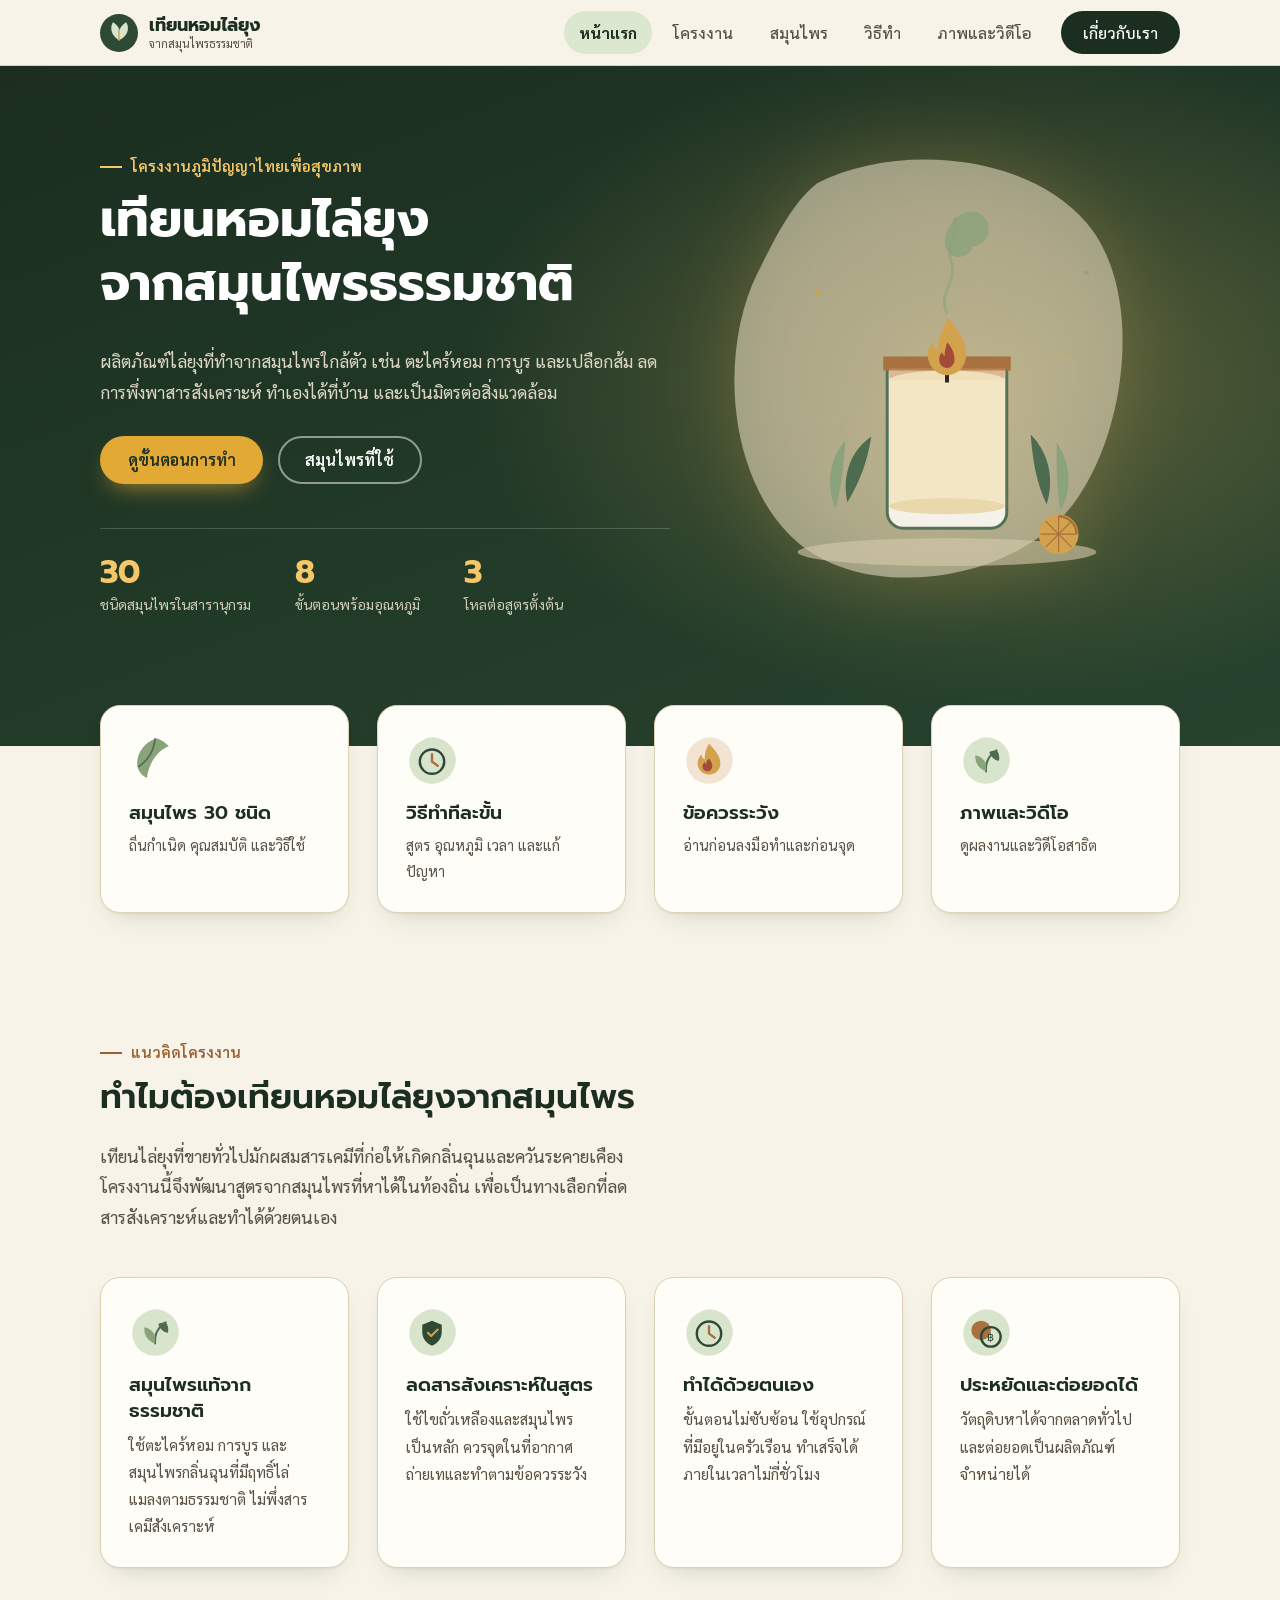
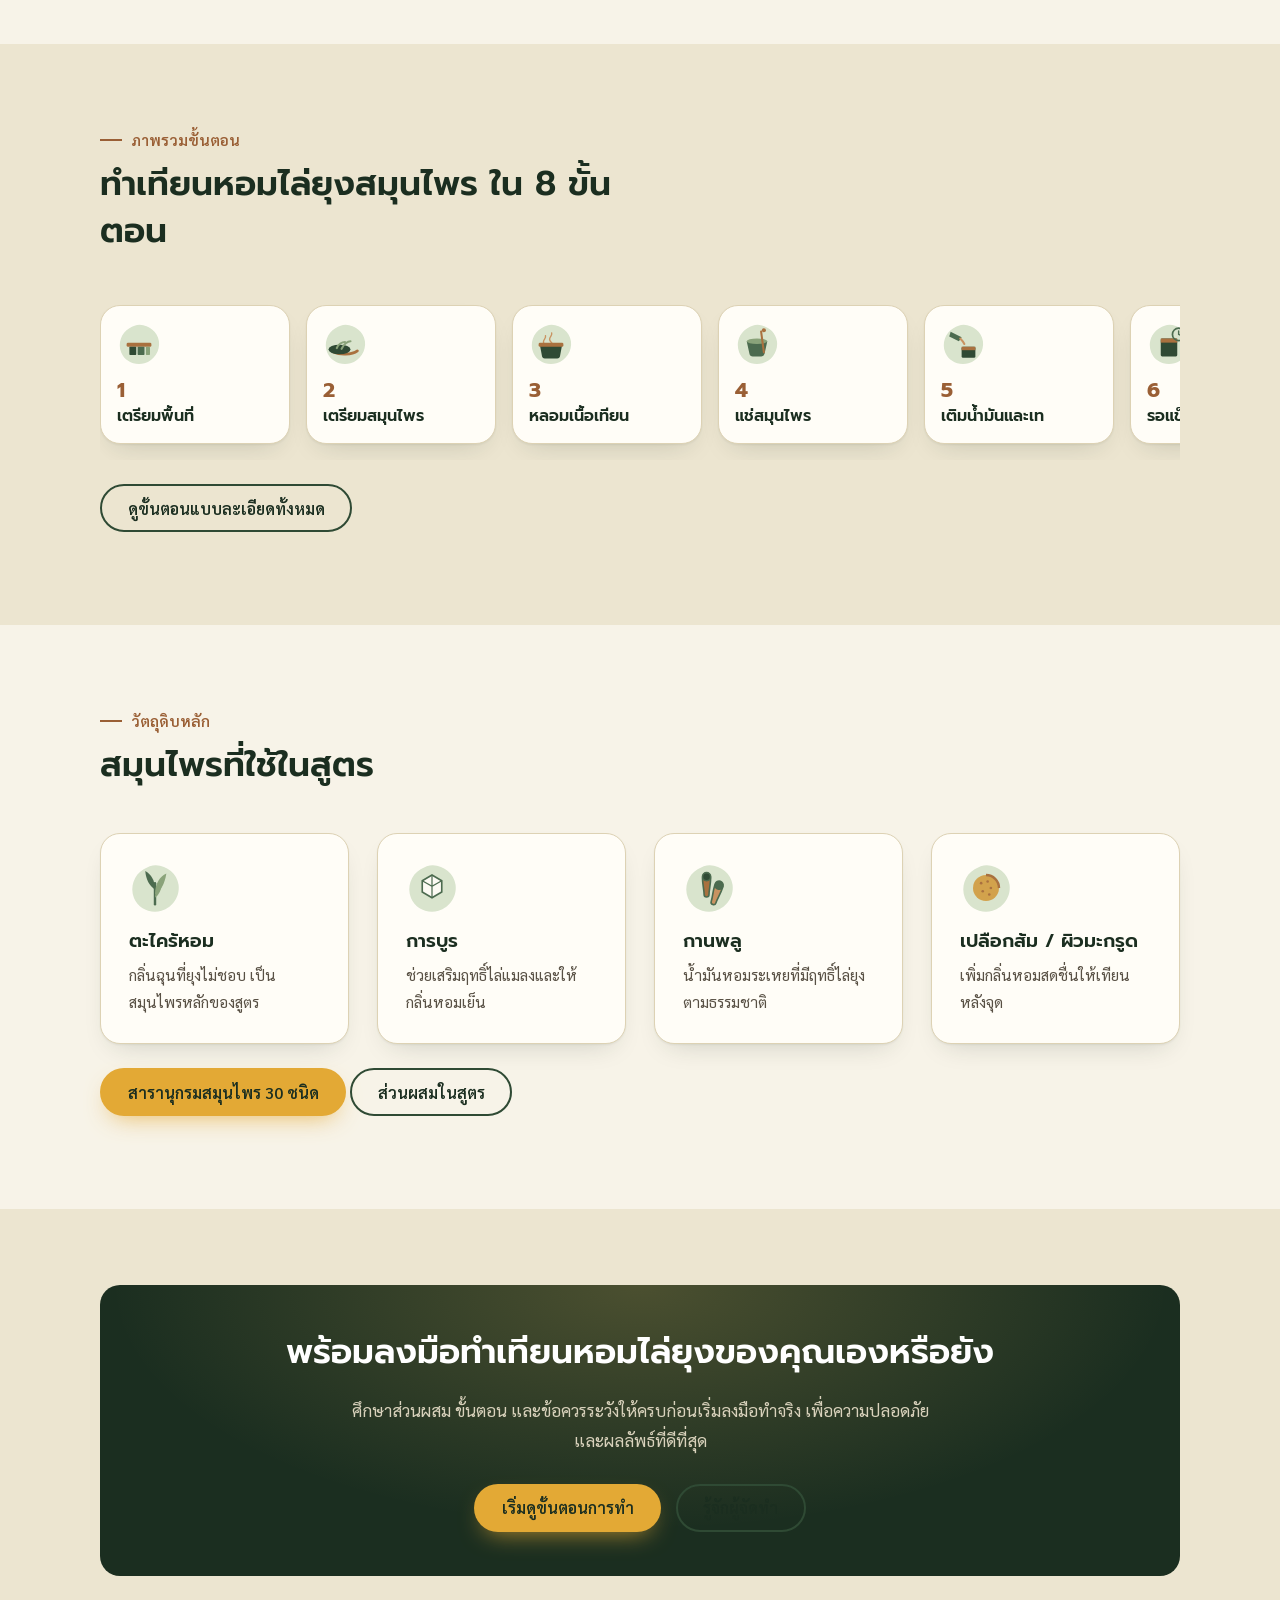
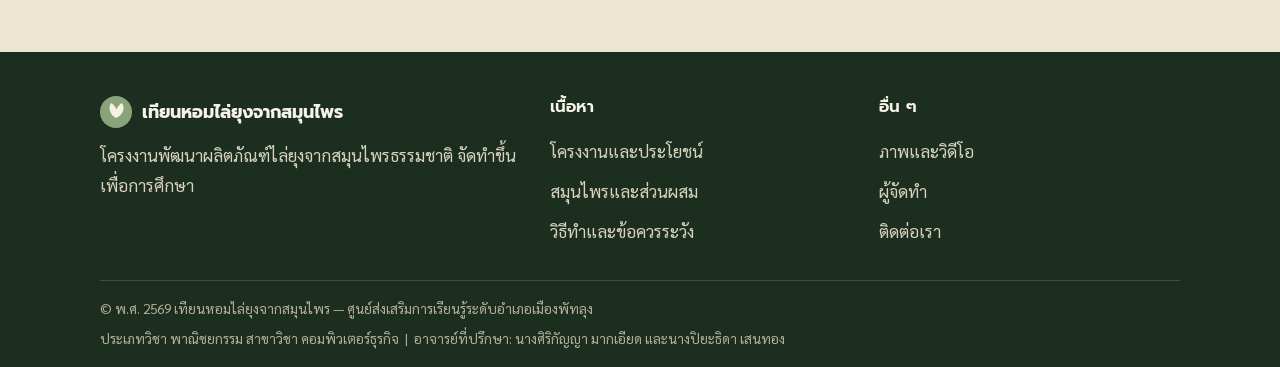
<file: index.html>
<!DOCTYPE html>
<html lang="th">
<head>
<meta charset="UTF-8">
<meta name="theme-color" content="#1B2E20">
<meta property="og:title" content="เทียนหอมไล่ยุงจากสมุนไพร | หน้าแรก">
<meta property="og:description" content="โครงงานเทียนหอมไล่ยุงจากสมุนไพรธรรมชาติ ทำง่าย ลดสารสังเคราะห์ เรียนรู้ส่วนผสม ขั้นตอนการทำ และประโยชน์ทั้งหมดได้ที่นี่">
<meta property="og:type" content="website">
<meta property="og:locale" content="th_TH">
<meta name="viewport" content="width=device-width, initial-scale=1.0">
<title>เทียนหอมไล่ยุงจากสมุนไพร | หน้าแรก</title>
<meta name="description" content="โครงงานเทียนหอมไล่ยุงจากสมุนไพรธรรมชาติ ทำง่าย ลดสารสังเคราะห์ เรียนรู้ส่วนผสม ขั้นตอนการทำ และประโยชน์ทั้งหมดได้ที่นี่">
<link rel="icon" href="images/favicon.svg" type="image/svg+xml">
<link rel="preconnect" href="https://fonts.googleapis.com">
<link rel="preconnect" href="https://fonts.gstatic.com" crossorigin>
<link href="https://fonts.googleapis.com/css2?family=Prompt:wght@500;600;700&family=Sarabun:wght@300;400;600;700&display=swap" rel="stylesheet">
<link rel="stylesheet" href="css/style.css">
</head>
<body>
<a class="skip-link" href="#main">ข้ามไปยังเนื้อหา</a>

<header class="site-header">
  <div class="nav-wrap">
    <a href="index.html" class="brand">
      <svg viewBox="0 0 64 64" aria-hidden="true"><circle cx="32" cy="32" r="32" fill="#2F4A34"/><path d="M32 44c9-4 15-11 15-20 0-4-1-7-3-10-5 3-9 7-11 13-2-6-6-10-11-13-2 3-3 6-3 10 0 9 6 16 13 20z" fill="#D9E4CD"/><path d="M32 44V26" stroke="#D2A24C" stroke-width="2.5" stroke-linecap="round"/></svg>
      <span class="brand-text">เทียนหอมไล่ยุง<small>จากสมุนไพรธรรมชาติ</small></span>
    </a>
    <button class="nav-toggle" aria-label="เปิดเมนู" aria-expanded="false" aria-controls="site-nav">
      <span></span><span></span><span></span>
    </button>
    <nav class="nav-links" id="site-nav">
      <a href="index.html">หน้าแรก</a>
      <a href="project.html">โครงงาน</a>
      <a href="herbs.html">สมุนไพร</a>
      <a href="howto.html">วิธีทำ</a>
      <a href="gallery.html">ภาพและวิดีโอ</a>
      <a href="about.html" class="nav-cta">เกี่ยวกับเรา</a>
    </nav>
  </div>
</header>

<main id="main">

  <section class="hero">
    <div class="container">
      <div class="hero-copy">
        <p class="kicker">โครงงานภูมิปัญญาไทยเพื่อสุขภาพ</p>
        <h1>เทียนหอมไล่ยุง<br>จากสมุนไพรธรรมชาติ</h1>
        <p class="lede">ผลิตภัณฑ์ไล่ยุงที่ทำจากสมุนไพรใกล้ตัว เช่น ตะไคร้หอม การบูร และเปลือกส้ม ลดการพึ่งพาสารสังเคราะห์ ทำเองได้ที่บ้าน และเป็นมิตรต่อสิ่งแวดล้อม</p>
        <div class="hero-actions">
          <a href="howto.html" class="btn btn-primary">ดูขั้นตอนการทำ</a>
          <a href="herbs.html#recipe" class="btn btn-outline">สมุนไพรที่ใช้</a>
        </div>
        <div class="hero-stats">
          <div class="stat"><b data-count-to="30" data-suffix="">0</b><span>ชนิดสมุนไพรในสารานุกรม</span></div>
          <div class="stat"><b data-count-to="8" data-suffix="">0</b><span>ขั้นตอนพร้อมอุณหภูมิ</span></div>
          <div class="stat"><b data-count-to="3" data-suffix="">0</b><span>โหลต่อสูตรตั้งต้น</span></div>
        </div>
      </div>
      <div class="hero-art">
        <img src="images/hero-candle.svg" alt="เทียนหอมไล่ยุงสมุนไพรในโหลแก้ว มีเปลวไฟและควันลอยเป็นรูปใบไม้ พร้อมกิ่งสมุนไพรประดับด้านข้าง">
      </div>
    </div>
  </section>
  <section class="quick-wrap"><div class="container"><div class="grid grid-4"><a class="feature quick-card" href="herbs.html#encyclopedia"><img src="images/icon-leaf.svg" alt=""><h3>สมุนไพร 30 ชนิด</h3><p>ถิ่นกำเนิด คุณสมบัติ และวิธีใช้</p></a><a class="feature quick-card" href="howto.html#steps"><img src="images/icon-easy.svg" alt=""><h3>วิธีทำทีละขั้น</h3><p>สูตร อุณหภูมิ เวลา และแก้ปัญหา</p></a><a class="feature quick-card" href="howto.html#safety"><img src="images/caution-fire.svg" alt=""><h3>ข้อควรระวัง</h3><p>อ่านก่อนลงมือทำและก่อนจุด</p></a><a class="feature quick-card" href="gallery.html"><img src="images/icon-natural.svg" alt=""><h3>ภาพและวิดีโอ</h3><p>ดูผลงานและวิดีโอสาธิต</p></a></div></div></section>


  <section class="section">
    <div class="container">
      <div class="section-head">
        <p class="kicker">แนวคิดโครงงาน</p>
        <h2>ทำไมต้องเทียนหอมไล่ยุงจากสมุนไพร</h2>
        <p class="lede">เทียนไล่ยุงที่ขายทั่วไปมักผสมสารเคมีที่ก่อให้เกิดกลิ่นฉุนและควันระคายเคือง โครงงานนี้จึงพัฒนาสูตรจากสมุนไพรที่หาได้ในท้องถิ่น เพื่อเป็นทางเลือกที่ลดสารสังเคราะห์และทำได้ด้วยตนเอง</p>
      </div>
      <div class="grid grid-4">
        <div class="feature">
          <img src="images/icon-natural.svg" alt="">
          <h3>สมุนไพรแท้จากธรรมชาติ</h3>
          <p>ใช้ตะไคร้หอม การบูร และสมุนไพรกลิ่นฉุนที่มีฤทธิ์ไล่แมลงตามธรรมชาติ ไม่พึ่งสารเคมีสังเคราะห์</p>
        </div>
        <div class="feature">
          <img src="images/icon-safe.svg" alt="">
          <h3>ลดสารสังเคราะห์ในสูตร</h3>
          <p>ใช้ไขถั่วเหลืองและสมุนไพรเป็นหลัก ควรจุดในที่อากาศถ่ายเทและทำตามข้อควรระวัง</p>
        </div>
        <div class="feature">
          <img src="images/icon-easy.svg" alt="">
          <h3>ทำได้ด้วยตนเอง</h3>
          <p>ขั้นตอนไม่ซับซ้อน ใช้อุปกรณ์ที่มีอยู่ในครัวเรือน ทำเสร็จได้ภายในเวลาไม่กี่ชั่วโมง</p>
        </div>
        <div class="feature">
          <img src="images/icon-economical.svg" alt="">
          <h3>ประหยัดและต่อยอดได้</h3>
          <p>วัตถุดิบหาได้จากตลาดทั่วไป และต่อยอดเป็นผลิตภัณฑ์จำหน่ายได้</p>
        </div>
      </div>
    </div>
  </section>

  <section class="section section--alt">
    <div class="container">
      <div class="section-head">
        <p class="kicker">ภาพรวมขั้นตอน</p>
        <h2>ทำเทียนหอมไล่ยุงสมุนไพร ใน 8 ขั้นตอน</h2>
      </div>
      <div class="step-preview-strip"><div class="step-preview"><img src="images/step-prepare.svg" alt=""><div class="step-index">1</div><h3>เตรียมพื้นที่</h3></div><div class="step-preview"><img src="images/step-herb.svg" alt=""><div class="step-index">2</div><h3>เตรียมสมุนไพร</h3></div><div class="step-preview"><img src="images/step-melt.svg" alt=""><div class="step-index">3</div><h3>หลอมเนื้อเทียน</h3></div><div class="step-preview"><img src="images/step-mix.svg" alt=""><div class="step-index">4</div><h3>แช่สมุนไพร</h3></div><div class="step-preview"><img src="images/step-pour.svg" alt=""><div class="step-index">5</div><h3>เติมน้ำมันและเท</h3></div><div class="step-preview"><img src="images/step-cool.svg" alt=""><div class="step-index">6</div><h3>รอแข็งตัว</h3></div><div class="step-preview"><img src="images/step-unmold.svg" alt=""><div class="step-index">7</div><h3>ตัดไส้และบ่ม</h3></div><div class="step-preview"><img src="images/step-cool.svg" alt=""><div class="step-index">8</div><h3>ทดสอบและใช้งาน</h3></div>
      </div>
      <p style="margin-top:1.5rem;"><a href="howto.html" class="btn btn-outline">ดูขั้นตอนแบบละเอียดทั้งหมด</a></p>
    </div>
  </section>

  <section class="section">
    <div class="container">
      <div class="section-head">
        <p class="kicker">วัตถุดิบหลัก</p>
        <h2>สมุนไพรที่ใช้ในสูตร</h2>
      </div>
      <div class="grid grid-4">
        <div class="feature" style="border-left-color:#8AA37A;">
          <img src="images/herb-citronella.svg" alt="">
          <h3>ตะไคร้หอม</h3>
          <p>กลิ่นฉุนที่ยุงไม่ชอบ เป็นสมุนไพรหลักของสูตร</p>
        </div>
        <div class="feature" style="border-left-color:#8AA37A;">
          <img src="images/herb-camphor.svg" alt="">
          <h3>การบูร</h3>
          <p>ช่วยเสริมฤทธิ์ไล่แมลงและให้กลิ่นหอมเย็น</p>
        </div>
        <div class="feature" style="border-left-color:#8AA37A;">
          <img src="images/herb-clove.svg" alt="">
          <h3>กานพลู</h3>
          <p>น้ำมันหอมระเหยที่มีฤทธิ์ไล่ยุงตามธรรมชาติ</p>
        </div>
        <div class="feature" style="border-left-color:#8AA37A;">
          <img src="images/herb-orangepeel.svg" alt="">
          <h3>เปลือกส้ม / ผิวมะกรูด</h3>
          <p>เพิ่มกลิ่นหอมสดชื่นให้เทียนหลังจุด</p>
        </div>
      </div>
      <p style="margin-top:1.5rem;"><a href="herbs.html" class="btn btn-primary">สารานุกรมสมุนไพร 30 ชนิด</a> <a href="herbs.html#recipe" class="btn btn-outline">ส่วนผสมในสูตร</a></p>
    </div>
  </section>

  <section class="section section--alt">
    <div class="container">
      <div class="cta-band">
        <h2>พร้อมลงมือทำเทียนหอมไล่ยุงของคุณเองหรือยัง</h2>
        <p>ศึกษาส่วนผสม ขั้นตอน และข้อควรระวังให้ครบก่อนเริ่มลงมือทำจริง เพื่อความปลอดภัยและผลลัพธ์ที่ดีที่สุด</p>
        <div class="hero-actions" style="justify-content:center;">
          <a href="howto.html" class="btn btn-primary">เริ่มดูขั้นตอนการทำ</a>
          <a href="about.html#team" class="btn btn-outline">รู้จักผู้จัดทำ</a>
        </div>
      </div>
    </div>
  </section>

</main>

<footer class="site-footer">
  <div class="container">
    <div class="footer-grid">
      <div>
        <div class="footer-brand">
          <svg viewBox="0 0 64 64" aria-hidden="true"><circle cx="32" cy="32" r="32" fill="#8AA37A"/><path d="M32 44c9-4 15-11 15-20 0-4-1-7-3-10-5 3-9 7-11 13-2-6-6-10-11-13-2 3-3 6-3 10 0 9 6 16 13 20z" fill="#F6F1E3"/></svg>
          <span>เทียนหอมไล่ยุงจากสมุนไพร</span>
        </div>
        <p>โครงงานพัฒนาผลิตภัณฑ์ไล่ยุงจากสมุนไพรธรรมชาติ จัดทำขึ้นเพื่อการศึกษา</p>
      </div>
      <div>
        <h4>เนื้อหา</h4>
        <a href="project.html">โครงงานและประโยชน์</a>
        <a href="herbs.html">สมุนไพรและส่วนผสม</a>
        <a href="howto.html">วิธีทำและข้อควรระวัง</a>
      </div>
      <div>
        <h4>อื่น ๆ</h4>
        <a href="gallery.html">ภาพและวิดีโอ</a>
        <a href="about.html#team">ผู้จัดทำ</a>
        <a href="about.html#contact">ติดต่อเรา</a>
      </div>
    </div>
    <div class="footer-bottom">
      <span>&copy; พ.ศ. <span data-year>2569</span> เทียนหอมไล่ยุงจากสมุนไพร — ศูนย์ส่งเสริมการเรียนรู้ระดับอำเภอเมืองพัทลุง</span>
      <span>ประเภทวิชา พาณิชยกรรม สาขาวิชา คอมพิวเตอร์ธุรกิจ &nbsp;|&nbsp; อาจารย์ที่ปรึกษา: นางศิริกัญญา มากเอียด และนางปิยะธิดา เสนทอง</span>
    </div>
  </div>
</footer>

<script defer src="js/main.js"></script>
</body>
</html>
</file>
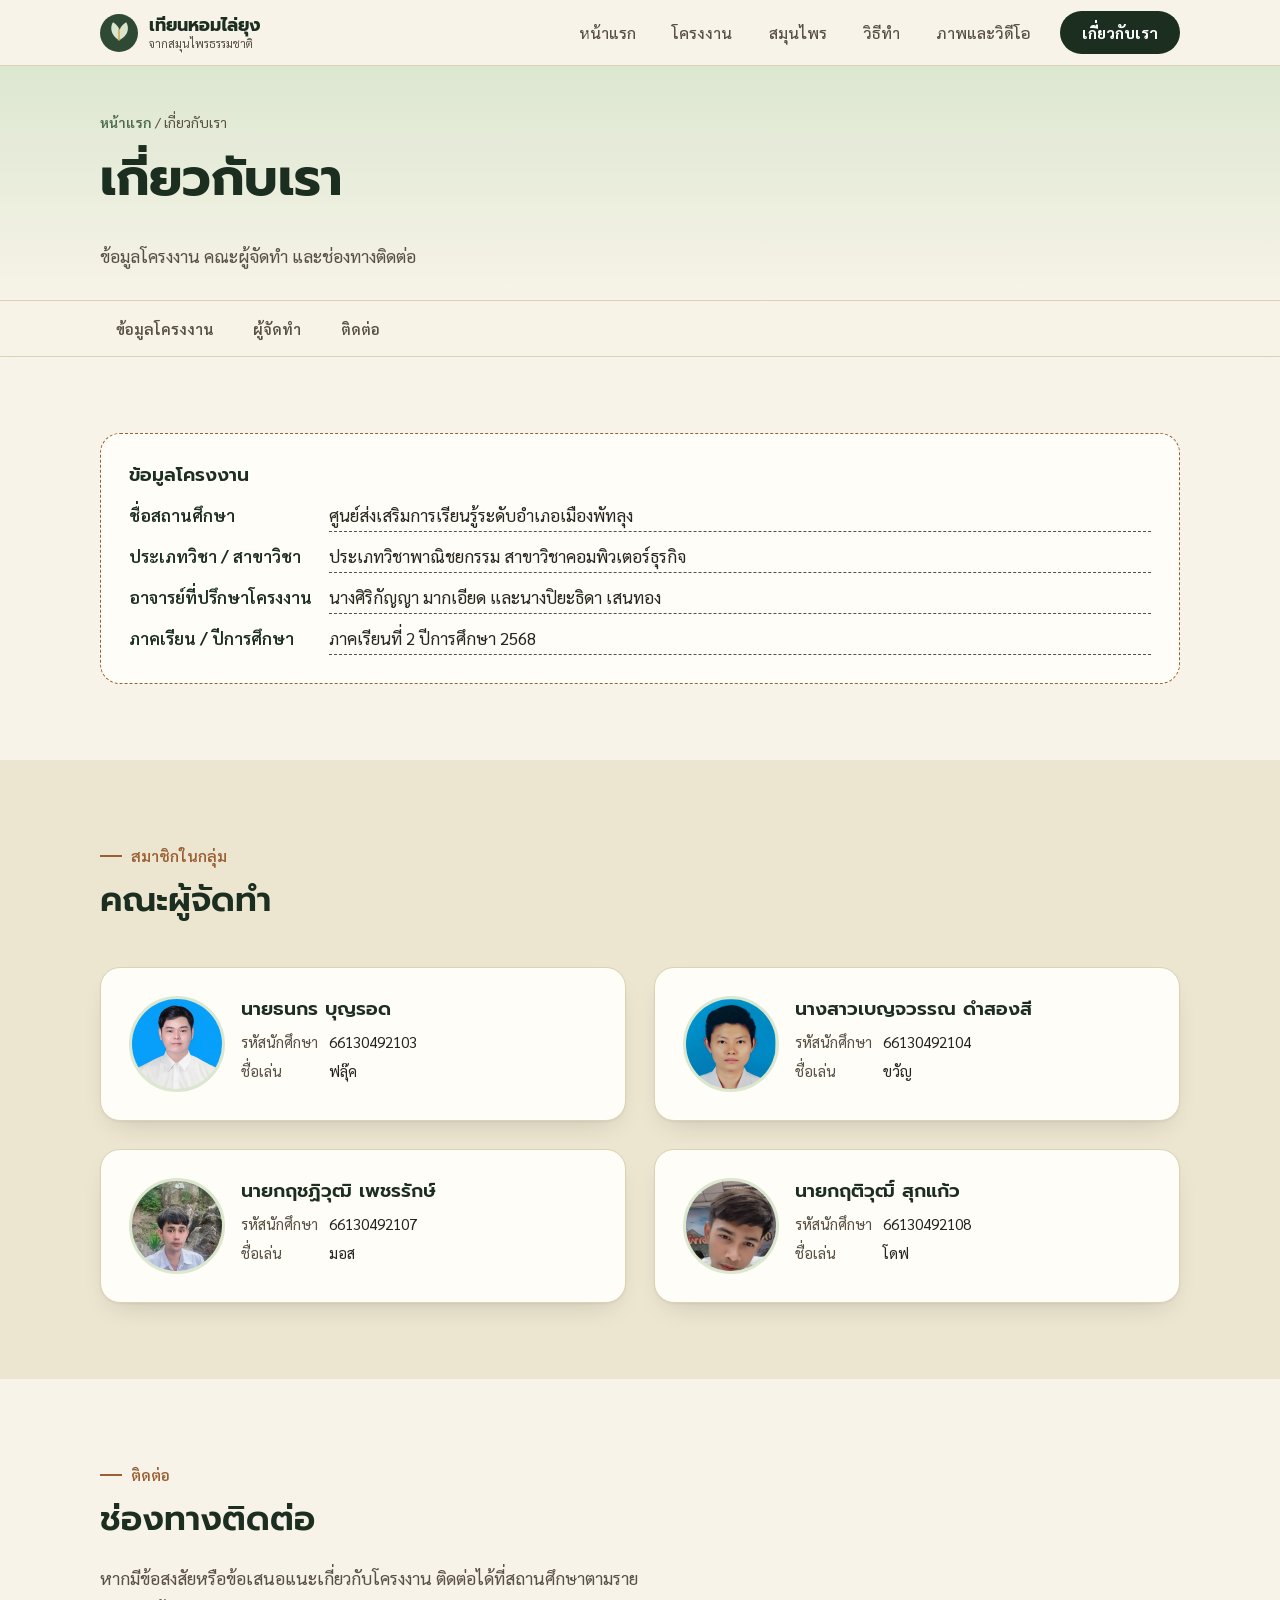
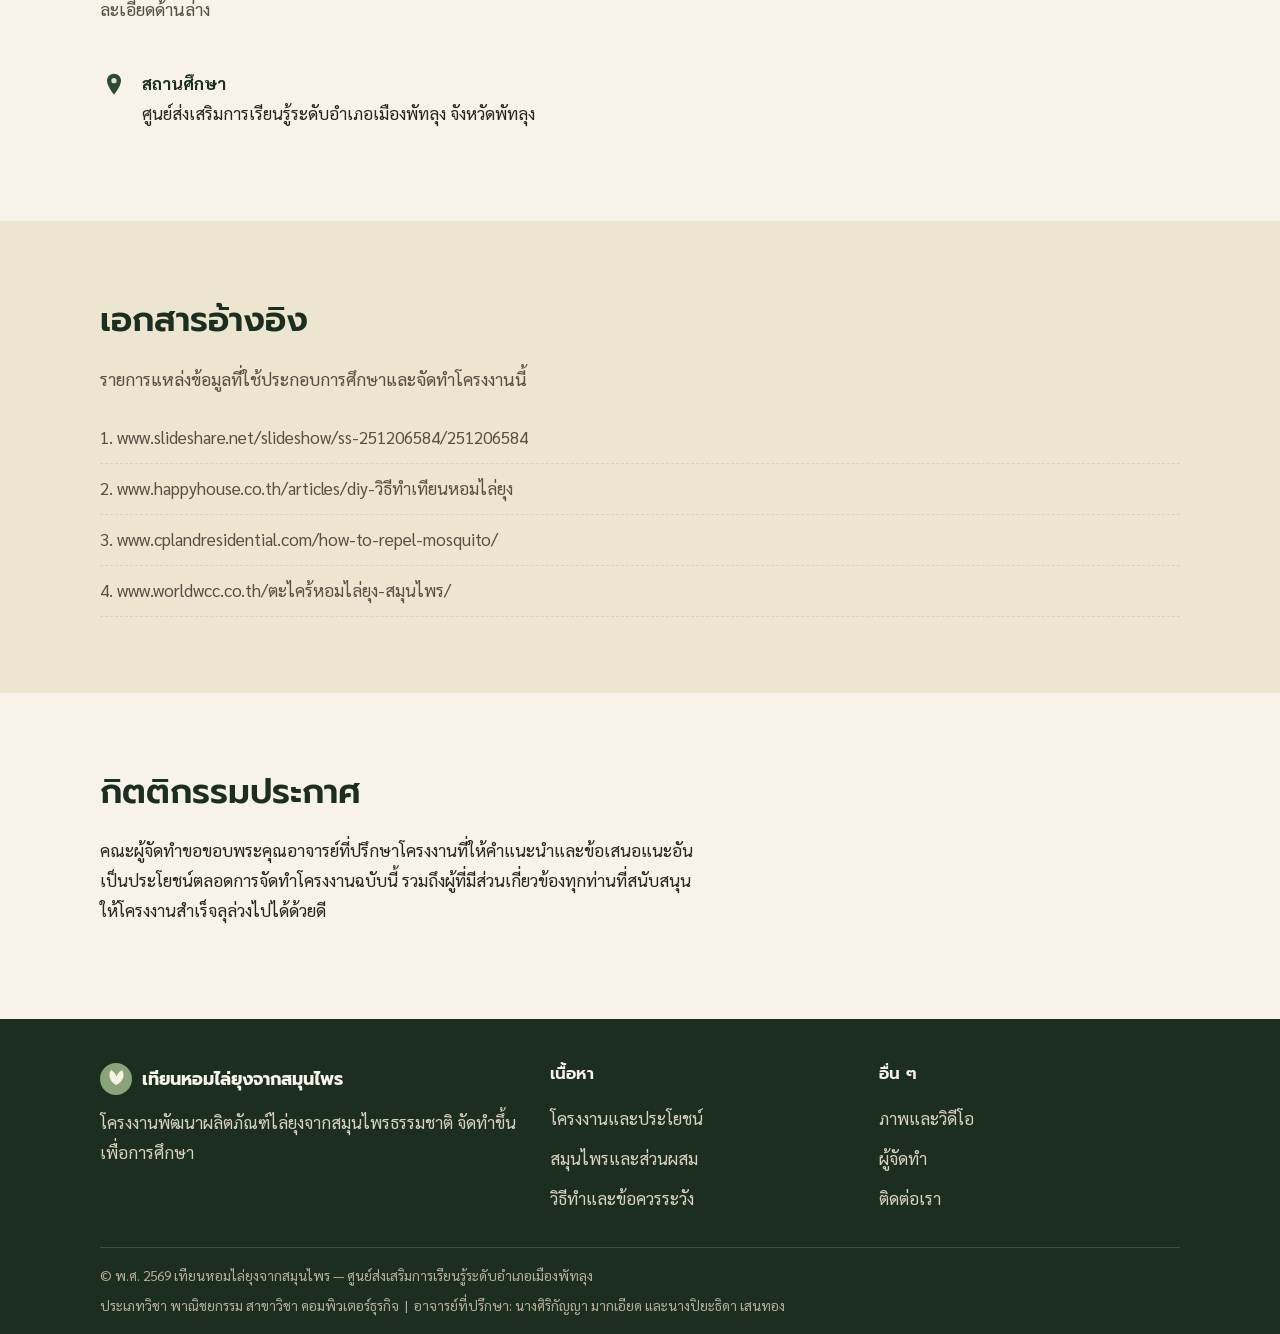
<file: about.html>
<!DOCTYPE html>
<html lang="th">
<head>
<meta charset="UTF-8">
<meta name="theme-color" content="#1B2E20">
<meta property="og:title" content="เกี่ยวกับเรา | เทียนหอมไล่ยุงจากสมุนไพร">
<meta property="og:description" content="คณะผู้จัดทำ ข้อมูลโครงงาน และช่องทางติดต่อ เทียนหอมไล่ยุงจากสมุนไพร">
<meta property="og:type" content="website">
<meta property="og:locale" content="th_TH">
<meta name="viewport" content="width=device-width, initial-scale=1.0">
<title>เกี่ยวกับเรา | เทียนหอมไล่ยุงจากสมุนไพร</title>
<meta name="description" content="คณะผู้จัดทำ ข้อมูลโครงงาน และช่องทางติดต่อ เทียนหอมไล่ยุงจากสมุนไพร">
<link rel="icon" href="images/favicon.svg" type="image/svg+xml">
<link rel="preconnect" href="https://fonts.googleapis.com">
<link rel="preconnect" href="https://fonts.gstatic.com" crossorigin>
<link href="https://fonts.googleapis.com/css2?family=Prompt:wght@500;600;700&family=Sarabun:wght@300;400;600;700&display=swap" rel="stylesheet">
<link rel="stylesheet" href="css/style.css">
</head>
<body>
<a class="skip-link" href="#main">ข้ามไปยังเนื้อหา</a>

<header class="site-header">
  <div class="nav-wrap">
    <a href="index.html" class="brand">
      <svg viewBox="0 0 64 64" aria-hidden="true"><circle cx="32" cy="32" r="32" fill="#2F4A34"/><path d="M32 44c9-4 15-11 15-20 0-4-1-7-3-10-5 3-9 7-11 13-2-6-6-10-11-13-2 3-3 6-3 10 0 9 6 16 13 20z" fill="#D9E4CD"/><path d="M32 44V26" stroke="#D2A24C" stroke-width="2.5" stroke-linecap="round"/></svg>
      <span class="brand-text">เทียนหอมไล่ยุง<small>จากสมุนไพรธรรมชาติ</small></span>
    </a>
    <button class="nav-toggle" aria-label="เปิดเมนู" aria-expanded="false" aria-controls="site-nav">
      <span></span><span></span><span></span>
    </button>
    <nav class="nav-links" id="site-nav">
      <a href="index.html">หน้าแรก</a>
      <a href="project.html">โครงงาน</a>
      <a href="herbs.html">สมุนไพร</a>
      <a href="howto.html">วิธีทำ</a>
      <a href="gallery.html">ภาพและวิดีโอ</a>
      <a href="about.html" class="nav-cta">เกี่ยวกับเรา</a>
    </nav>
  </div>
</header>

<main id="main">
  <div class="page-header"><div class="container"><p class="breadcrumb"><a href="index.html">หน้าแรก</a> / เกี่ยวกับเรา</p><h1>เกี่ยวกับเรา</h1><p class="lede">ข้อมูลโครงงาน คณะผู้จัดทำ และช่องทางติดต่อ</p></div></div>
  <nav class="subnav" aria-label="เมนูในหน้านี้"><div class="container"><a href="#info">ข้อมูลโครงงาน</a><a href="#team">ผู้จัดทำ</a><a href="#contact">ติดต่อ</a></div></nav>
<section id="info" class="section">
    <div class="container">
      <div class="project-info">
        <h3 class="mt-0">ข้อมูลโครงงาน</h3>
        <dl>
          <dt>ชื่อสถานศึกษา</dt><dd>ศูนย์ส่งเสริมการเรียนรู้ระดับอำเภอเมืองพัทลุง</dd>
          <dt>ประเภทวิชา / สาขาวิชา</dt><dd>ประเภทวิชาพาณิชยกรรม สาขาวิชาคอมพิวเตอร์ธุรกิจ</dd>
          <dt>อาจารย์ที่ปรึกษาโครงงาน</dt><dd>นางศิริกัญญา มากเอียด และนางปิยะธิดา เสนทอง</dd>
          <dt>ภาคเรียน / ปีการศึกษา</dt><dd>ภาคเรียนที่ 2 ปีการศึกษา 2568</dd>
        </dl>
      </div>
    </div>
  </section>
<section id="team" class="section section--alt">
    <div class="container">
      <div class="section-head">
        <p class="kicker">สมาชิกในกลุ่ม</p>
        <h2>คณะผู้จัดทำ</h2>
      </div>
      <div class="team-grid">

        <div class="team-card">
          <img loading="lazy" decoding="async" class="avatar" src="images/thanakorn.jpg" alt="">
          <div class="team-fields">
            <h3>นายธนกร บุญรอด</h3>
            <dl>
              <dt>รหัสนักศึกษา</dt><dd>66130492103</dd>
              <dt>ชื่อเล่น</dt><dd>ฟลุ๊ค</dd>
            </dl>
          </div>
        </div>

        <div class="team-card">
          <img loading="lazy" decoding="async" class="avatar" src="images/benchawan.jpg" alt="">
          <div class="team-fields">
            <h3>นางสาวเบญจวรรณ ดำสองสี</h3>
            <dl>
              <dt>รหัสนักศึกษา</dt><dd>66130492104</dd>
              <dt>ชื่อเล่น</dt><dd>ขวัญ</dd>
            </dl>
          </div>
        </div>

        <div class="team-card">
          <img loading="lazy" decoding="async" class="avatar" src="images/Krittiwut.jpg" alt="">
          <div class="team-fields">
            <h3>นายกฤชฏิวุฒิ เพชรรักษ์</h3>
            <dl>
              <dt>รหัสนักศึกษา</dt><dd>66130492107</dd>
              <dt>ชื่อเล่น</dt><dd>มอส</dd>
            </dl>
          </div>
        </div>

        <div class="team-card">
          <img loading="lazy" decoding="async" class="avatar" src="images/krittiwu.jpg" alt="">
          <div class="team-fields">
            <h3>นายกฤติวุฒิ์ สุกแก้ว</h3>
            <dl>
              <dt>รหัสนักศึกษา</dt><dd>66130492108</dd>
              <dt>ชื่อเล่น</dt><dd>โดฟ</dd>
            </dl>
          </div>
        </div>

      </div>
      
    </div>
  </section>
<section id="contact" class="section"><div class="container"><div class="section-head"><p class="kicker">ติดต่อ</p><h2>ช่องทางติดต่อ</h2><p class="lede">หากมีข้อสงสัยหรือข้อเสนอแนะเกี่ยวกับโครงงาน ติดต่อได้ที่สถานศึกษาตามรายละเอียดด้านล่าง</p></div>
<div class="contact-info"><div class="contact-info-item"><img src="images/icon-location.svg" alt=""><div><strong>สถานศึกษา</strong><p class="mt-0">ศูนย์ส่งเสริมการเรียนรู้ระดับอำเภอเมืองพัทลุง จังหวัดพัทลุง</p></div></div>
<!-- เพิ่มอีเมล/เบอร์โทรของกลุ่มที่นี่ (คัดลอกบล็อกด้านบน แล้วเปลี่ยนรูปเป็น images/icon-email.svg หรือ icon-phone.svg) -->
</div></div></section>
<section class="section section--alt">
    <div class="container">
      <h2>เอกสารอ้างอิง</h2>
      <p class="lede">รายการแหล่งข้อมูลที่ใช้ประกอบการศึกษาและจัดทำโครงงานนี้</p>
      <ul class="ref-list">
        <li>1. www.slideshare.net/slideshow/ss-251206584/251206584</li>
        <li>2. www.happyhouse.co.th/articles/diy-วิธีทำเทียนหอมไล่ยุง</li>
        <li>3. www.cplandresidential.com/how-to-repel-mosquito/</li>
        <li>4. www.worldwcc.co.th/ตะไคร้หอมไล่ยุง-สมุนไพร/</li>
      </ul>
  </section>
<section class="section">
    <div class="container">
      <h2>กิตติกรรมประกาศ</h2>
      <p>คณะผู้จัดทำขอขอบพระคุณอาจารย์ที่ปรึกษาโครงงานที่ให้คำแนะนำและข้อเสนอแนะอันเป็นประโยชน์ตลอดการจัดทำโครงงานฉบับนี้ รวมถึงผู้ที่มีส่วนเกี่ยวข้องทุกท่านที่สนับสนุนให้โครงงานสำเร็จลุล่วงไปได้ด้วยดี</p>
    </div>
  </section>
</main>

<footer class="site-footer">
  <div class="container">
    <div class="footer-grid">
      <div>
        <div class="footer-brand">
          <svg viewBox="0 0 64 64" aria-hidden="true"><circle cx="32" cy="32" r="32" fill="#8AA37A"/><path d="M32 44c9-4 15-11 15-20 0-4-1-7-3-10-5 3-9 7-11 13-2-6-6-10-11-13-2 3-3 6-3 10 0 9 6 16 13 20z" fill="#F6F1E3"/></svg>
          <span>เทียนหอมไล่ยุงจากสมุนไพร</span>
        </div>
        <p>โครงงานพัฒนาผลิตภัณฑ์ไล่ยุงจากสมุนไพรธรรมชาติ จัดทำขึ้นเพื่อการศึกษา</p>
      </div>
      <div>
        <h4>เนื้อหา</h4>
        <a href="project.html">โครงงานและประโยชน์</a>
        <a href="herbs.html">สมุนไพรและส่วนผสม</a>
        <a href="howto.html">วิธีทำและข้อควรระวัง</a>
      </div>
      <div>
        <h4>อื่น ๆ</h4>
        <a href="gallery.html">ภาพและวิดีโอ</a>
        <a href="about.html#team">ผู้จัดทำ</a>
        <a href="about.html#contact">ติดต่อเรา</a>
      </div>
    </div>
     <div class="footer-bottom">
      <span>&copy; พ.ศ. <span data-year>2569</span> เทียนหอมไล่ยุงจากสมุนไพร — ศูนย์ส่งเสริมการเรียนรู้ระดับอำเภอเมืองพัทลุง</span>
      <span>ประเภทวิชา พาณิชยกรรม สาขาวิชา คอมพิวเตอร์ธุรกิจ &nbsp;|&nbsp; อาจารย์ที่ปรึกษา: นางศิริกัญญา มากเอียด และนางปิยะธิดา เสนทอง</span>
    </div>
  </div>
</footer>

<script defer src="js/main.js"></script>
</body>
</html>
</file>
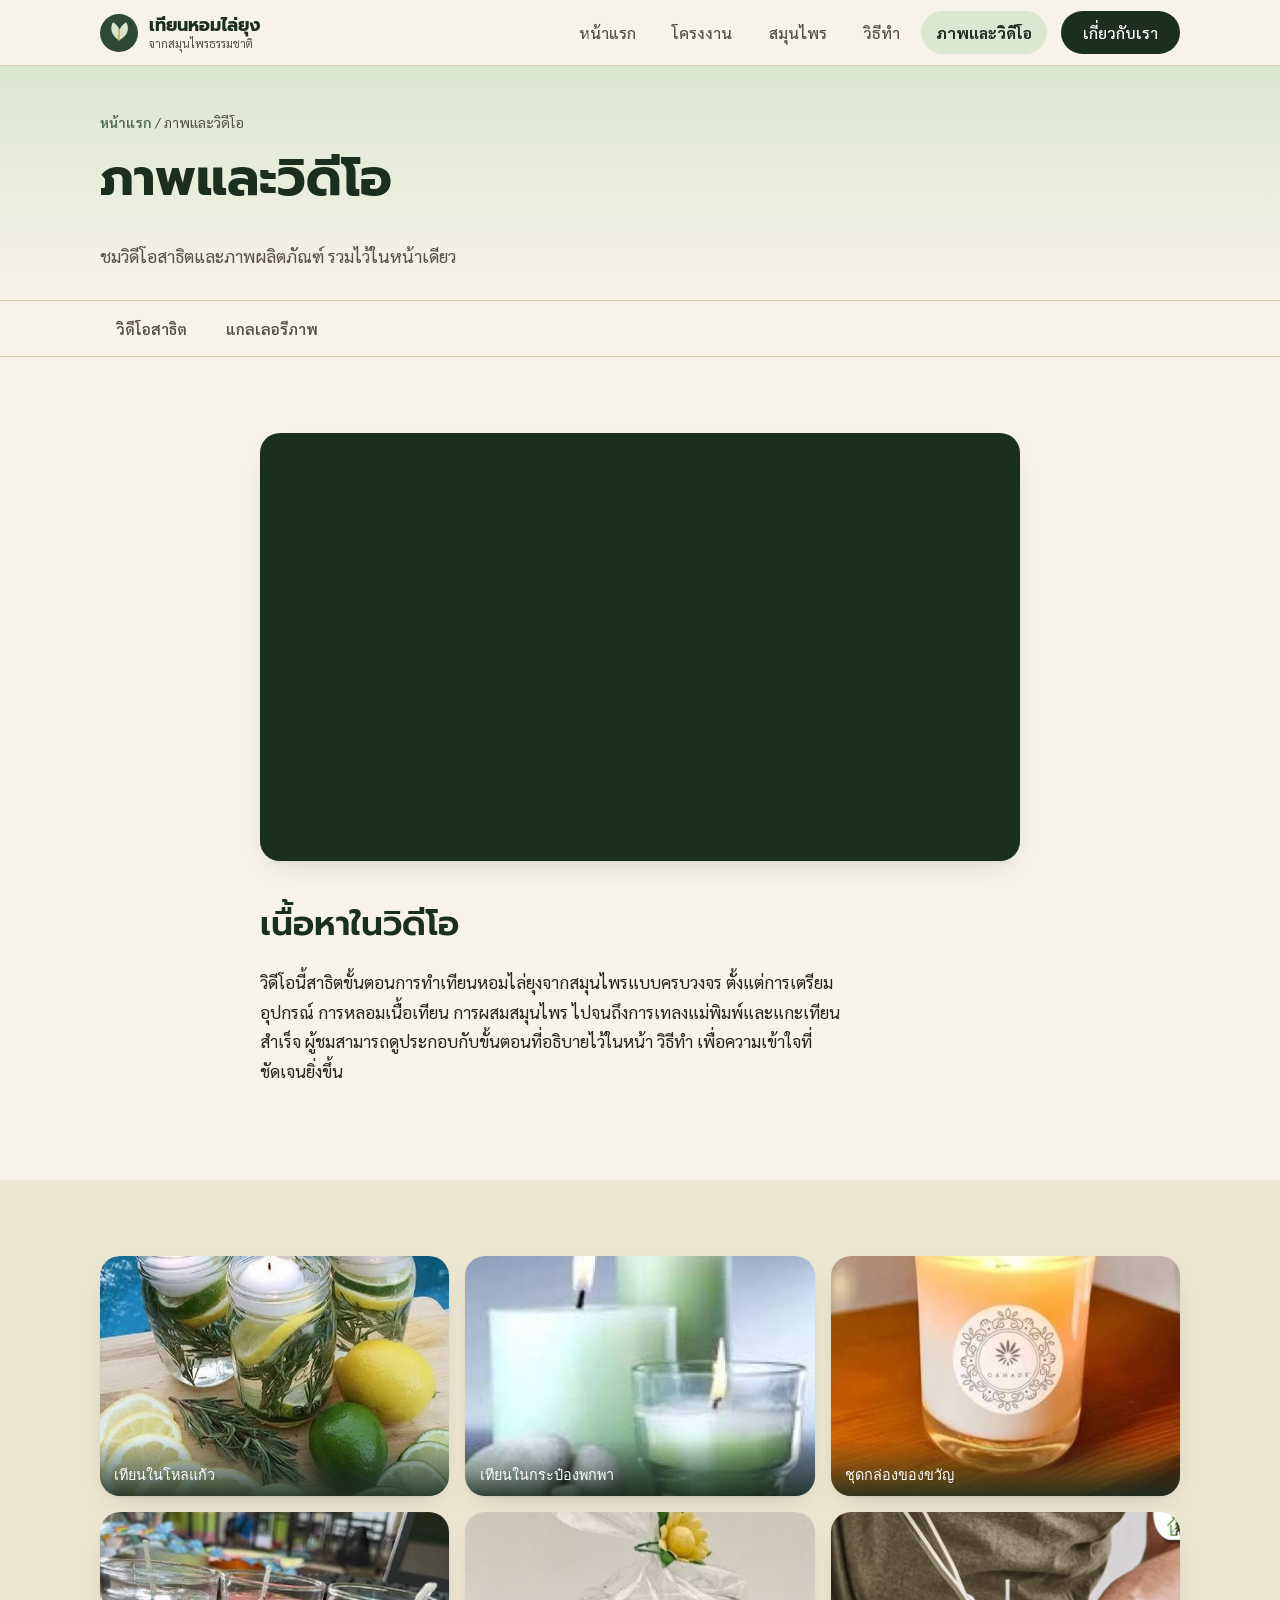
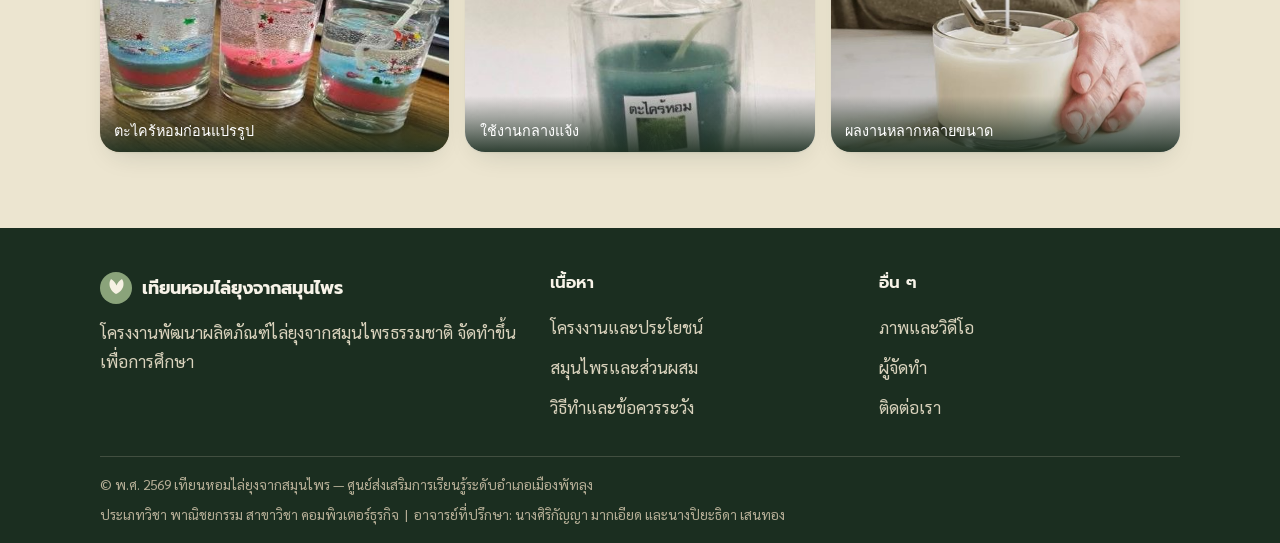
<file: gallery.html>
<!DOCTYPE html>
<html lang="th">
<head>
<meta charset="UTF-8">
<meta name="theme-color" content="#1B2E20">
<meta property="og:title" content="ภาพและวิดีโอ | เทียนหอมไล่ยุงจากสมุนไพร">
<meta property="og:description" content="วิดีโอสาธิตและแกลเลอรีภาพเทียนหอมไล่ยุงจากสมุนไพร">
<meta property="og:type" content="website">
<meta property="og:locale" content="th_TH">
<meta name="viewport" content="width=device-width, initial-scale=1.0">
<title>ภาพและวิดีโอ | เทียนหอมไล่ยุงจากสมุนไพร</title>
<meta name="description" content="วิดีโอสาธิตและแกลเลอรีภาพเทียนหอมไล่ยุงจากสมุนไพร">
<link rel="icon" href="images/favicon.svg" type="image/svg+xml">
<link rel="preconnect" href="https://fonts.googleapis.com">
<link rel="preconnect" href="https://fonts.gstatic.com" crossorigin>
<link href="https://fonts.googleapis.com/css2?family=Prompt:wght@500;600;700&family=Sarabun:wght@300;400;600;700&display=swap" rel="stylesheet">
<link rel="stylesheet" href="css/style.css">
</head>
<body>
<a class="skip-link" href="#main">ข้ามไปยังเนื้อหา</a>

<header class="site-header">
  <div class="nav-wrap">
    <a href="index.html" class="brand">
      <svg viewBox="0 0 64 64" aria-hidden="true"><circle cx="32" cy="32" r="32" fill="#2F4A34"/><path d="M32 44c9-4 15-11 15-20 0-4-1-7-3-10-5 3-9 7-11 13-2-6-6-10-11-13-2 3-3 6-3 10 0 9 6 16 13 20z" fill="#D9E4CD"/><path d="M32 44V26" stroke="#D2A24C" stroke-width="2.5" stroke-linecap="round"/></svg>
      <span class="brand-text">เทียนหอมไล่ยุง<small>จากสมุนไพรธรรมชาติ</small></span>
    </a>
    <button class="nav-toggle" aria-label="เปิดเมนู" aria-expanded="false" aria-controls="site-nav">
      <span></span><span></span><span></span>
    </button>
    <nav class="nav-links" id="site-nav">
      <a href="index.html">หน้าแรก</a>
      <a href="project.html">โครงงาน</a>
      <a href="herbs.html">สมุนไพร</a>
      <a href="howto.html">วิธีทำ</a>
      <a href="gallery.html">ภาพและวิดีโอ</a>
      <a href="about.html" class="nav-cta">เกี่ยวกับเรา</a>
    </nav>
  </div>
</header>

<main id="main">
  <div class="page-header"><div class="container"><p class="breadcrumb"><a href="index.html">หน้าแรก</a> / ภาพและวิดีโอ</p><h1>ภาพและวิดีโอ</h1><p class="lede">ชมวิดีโอสาธิตและภาพผลิตภัณฑ์ รวมไว้ในหน้าเดียว</p></div></div>
  <nav class="subnav" aria-label="เมนูในหน้านี้"><div class="container"><a href="#video">วิดีโอสาธิต</a><a href="#gallery">แกลเลอรีภาพ</a></div></nav>

<section id="video" class="section">
    <div class="container" style="max-width: 800px;">

      <!--
        วิธีใส่วิดีโอของกลุ่มคุณ:
        1. อัปโหลดวิดีโอขึ้น YouTube (ตั้งค่าเป็นสาธารณะ หรือ ไม่เป็นสาธารณะ (Unlisted))
        2. กด "แชร์" แล้วเลือก "ฝัง (Embed)" เพื่อคัดลอกลิงก์รูปแบบ https://www.youtube.com/embed/รหัสวิดีโอ
        3. แทนที่ข้อความ VIDEO_ID_HERE ด้านล่างด้วยรหัสวิดีโอของคุณ เช่น
           src="https://www.youtube.com/embed/dQw4w9WgXcQ"
      -->
      <div class="video-frame">
        <iframe
          src="https://www.youtube.com/embed/3DLK3Rr_REk?si"
          title="วิดีโอสาธิตการทำเทียนหอมไล่ยุงจากสมุนไพร"
          allow="accelerometer; autoplay; clipboard-write; encrypted-media; gyroscope; picture-in-picture"
          allowfullscreen>
        </iframe>
      </div>

  
      <div style="margin-top:2.5rem;">
        <h2>เนื้อหาในวิดีโอ</h2>
        <p>วิดีโอนี้สาธิตขั้นตอนการทำเทียนหอมไล่ยุงจากสมุนไพรแบบครบวงจร ตั้งแต่การเตรียมอุปกรณ์ การหลอมเนื้อเทียน การผสมสมุนไพร ไปจนถึงการเทลงแม่พิมพ์และแกะเทียนสำเร็จ ผู้ชมสามารถดูประกอบกับขั้นตอนที่อธิบายไว้ในหน้า <a href="howto.html">วิธีทำ</a> เพื่อความเข้าใจที่ชัดเจนยิ่งขึ้น</p>
      </div>

    </div>
  </section>

<section id="gallery" class="section section--alt">
    <div class="container">
      <div class="gallery-grid">

        <button class="gallery-item" data-caption="เทียนหอมไล่ยุงสมุนไพรในโหลแก้ว วางบนโต๊ะไม้">
          <img loading="lazy" decoding="async" src="images/photo-1.jpg" alt="เทียนหอมไล่ยุงสมุนไพรบรรจุในโหลแก้ว">
          <span class="gallery-caption">เทียนในโหลแก้ว</span>
        </button>

        <button class="gallery-item" data-caption="เทียนหอมไล่ยุงสมุนไพรบรรจุกระป๋องดีบุกพร้อมฝาปิด เหมาะสำหรับพกพา">
          <img loading="lazy" decoding="async" src="images/photo-2.jpg" alt="เทียนหอมไล่ยุงสมุนไพรบรรจุกระป๋องดีบุก">
          <span class="gallery-caption">เทียนในกระป๋องพกพา</span>
        </button>

        <button class="gallery-item" data-caption="เทียนหอมไล่ยุงสมุนไพรจัดกล่องของขวัญพร้อมริบบิ้น เหมาะสำหรับมอบเป็นของฝาก">
          <img loading="lazy" decoding="async" src="images/photo-3.jpg" alt="เทียนหอมไล่ยุงสมุนไพรจัดกล่องของขวัญ">
          <span class="gallery-caption">ชุดกล่องของขวัญ</span>
        </button>

        <button class="gallery-item" data-caption="มัดตะไคร้หอมสดที่เตรียมไว้ก่อนนำไปสับและสกัดกลิ่น">
          <img loading="lazy" decoding="async" src="images/photo-4.jpg" alt="มัดตะไคร้หอมสดสำหรับเตรียมสกัดกลิ่น">
          <span class="gallery-caption">ตะไคร้หอมก่อนแปรรูป</span>
        </button>

        <button class="gallery-item" data-caption="บรรยากาศการจุดเทียนหอมไล่ยุงสมุนไพรบนโต๊ะกลางแจ้งยามเย็น">
          <img loading="lazy" decoding="async" src="images/photo-outdoor.jpg" alt="จุดเทียนหอมไล่ยุงสมุนไพรกลางแจ้งยามเย็น">
          <span class="gallery-caption">ใช้งานกลางแจ้ง</span>
        </button>

        <button class="gallery-item" data-caption="เทียนหอมไล่ยุงสมุนไพรหลายขนาดและภาชนะวางเรียงกันเพื่อเปรียบเทียบ">
          <img loading="lazy" decoding="async" src="images/photo-sizes.jpg" alt="เทียนหอมไล่ยุงสมุนไพรหลายขนาดวางเรียงกัน">
          <span class="gallery-caption">ผลงานหลากหลายขนาด</span>
        </button>

      </div>
    </div>
  </section>

</main>

<div class="lightbox" role="dialog" aria-modal="true" aria-label="ภาพขยาย">
  <button class="lightbox-close" aria-label="ปิดภาพขยาย">&times;</button>
  <div>
    <img alt="">
    <p class="lightbox-caption"></p>
  </div>
</div>

<footer class="site-footer">
  <div class="container">
    <div class="footer-grid">
      <div>
        <div class="footer-brand">
          <svg viewBox="0 0 64 64" aria-hidden="true"><circle cx="32" cy="32" r="32" fill="#8AA37A"/><path d="M32 44c9-4 15-11 15-20 0-4-1-7-3-10-5 3-9 7-11 13-2-6-6-10-11-13-2 3-3 6-3 10 0 9 6 16 13 20z" fill="#F6F1E3"/></svg>
          <span>เทียนหอมไล่ยุงจากสมุนไพร</span>
        </div>
        <p>โครงงานพัฒนาผลิตภัณฑ์ไล่ยุงจากสมุนไพรธรรมชาติ จัดทำขึ้นเพื่อการศึกษา</p>
      </div>
      <div>
        <h4>เนื้อหา</h4>
        <a href="project.html">โครงงานและประโยชน์</a>
        <a href="herbs.html">สมุนไพรและส่วนผสม</a>
        <a href="howto.html">วิธีทำและข้อควรระวัง</a>
      </div>
      <div>
        <h4>อื่น ๆ</h4>
        <a href="gallery.html">ภาพและวิดีโอ</a>
        <a href="about.html#team">ผู้จัดทำ</a>
        <a href="about.html#contact">ติดต่อเรา</a>
      </div>
    </div>
    <div class="footer-bottom">
      <span>&copy; พ.ศ. <span data-year>2569</span> เทียนหอมไล่ยุงจากสมุนไพร — ศูนย์ส่งเสริมการเรียนรู้ระดับอำเภอเมืองพัทลุง</span>
      <span>ประเภทวิชา พาณิชยกรรม สาขาวิชา คอมพิวเตอร์ธุรกิจ &nbsp;|&nbsp; อาจารย์ที่ปรึกษา: นางศิริกัญญา มากเอียด และนางปิยะธิดา เสนทอง</span>
    </div>
  </div>
</footer>

<script defer src="js/main.js"></script>
</body>
</html>
</file>
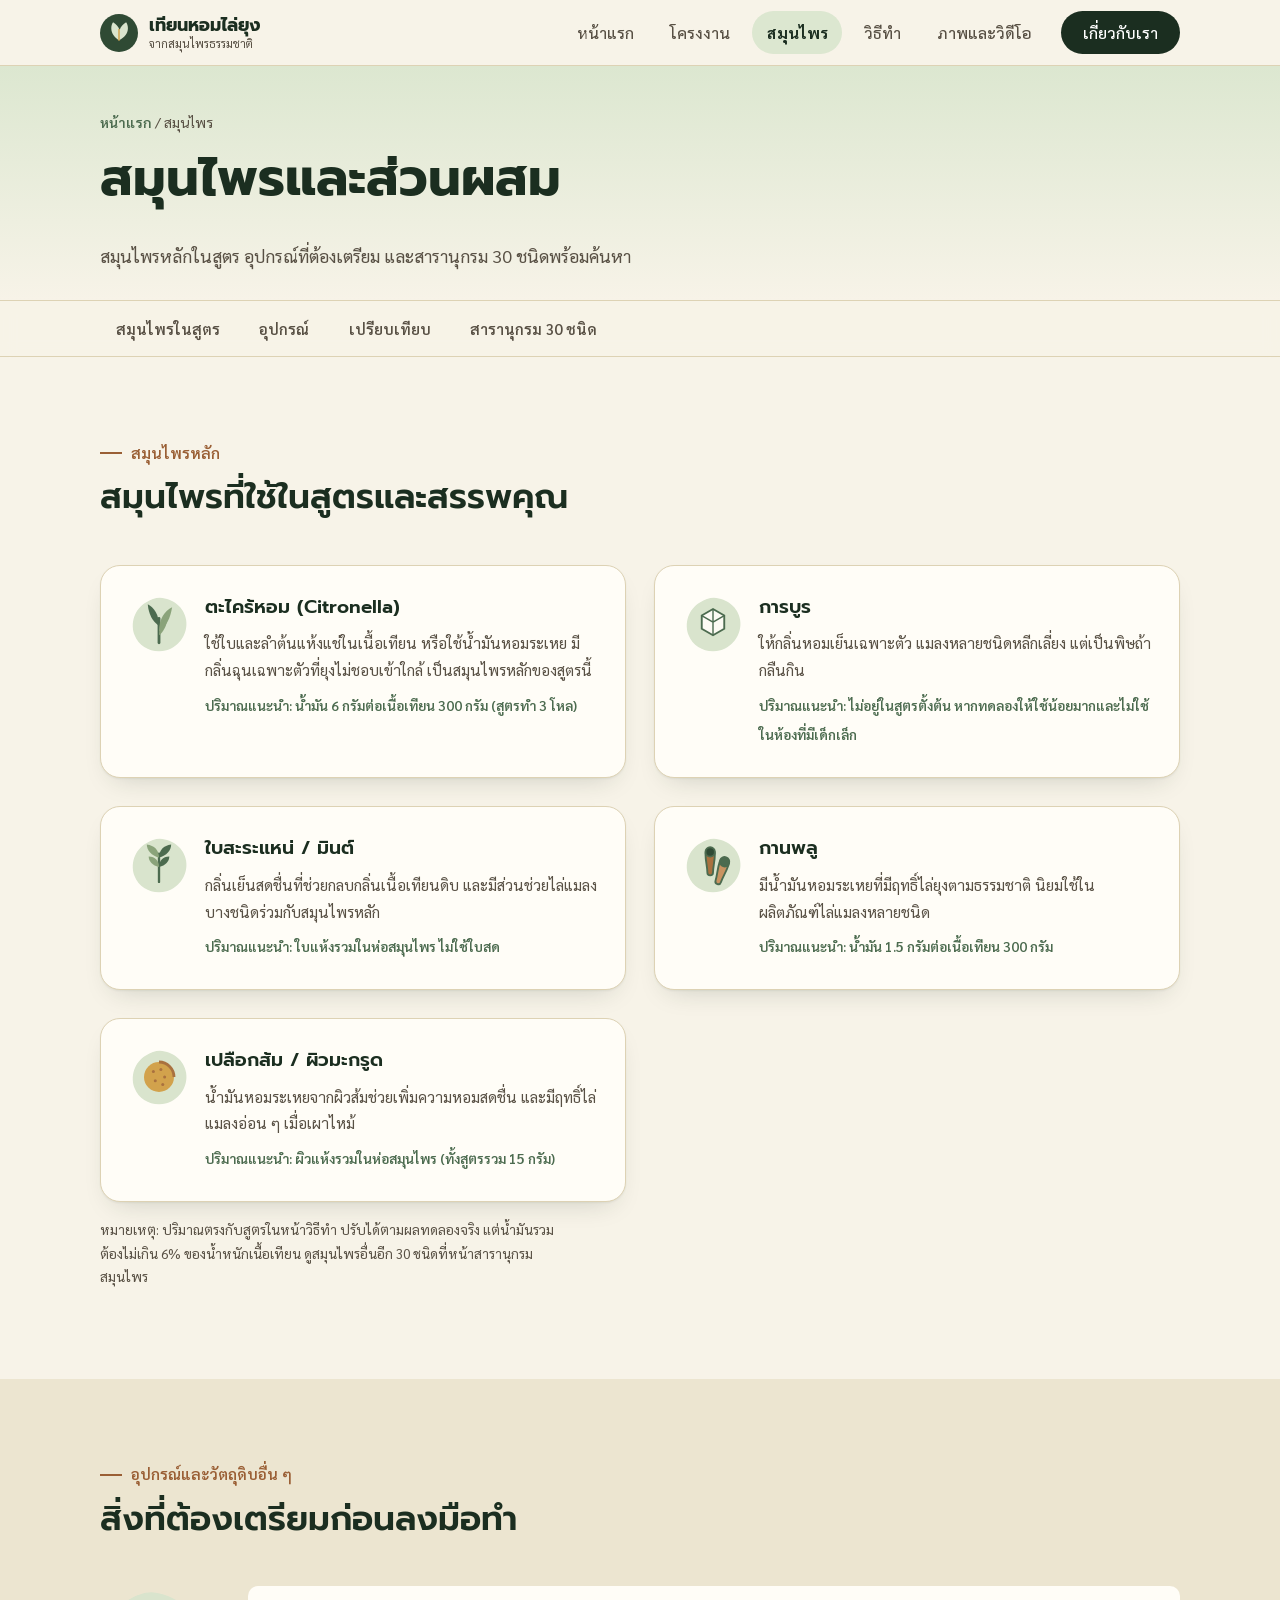
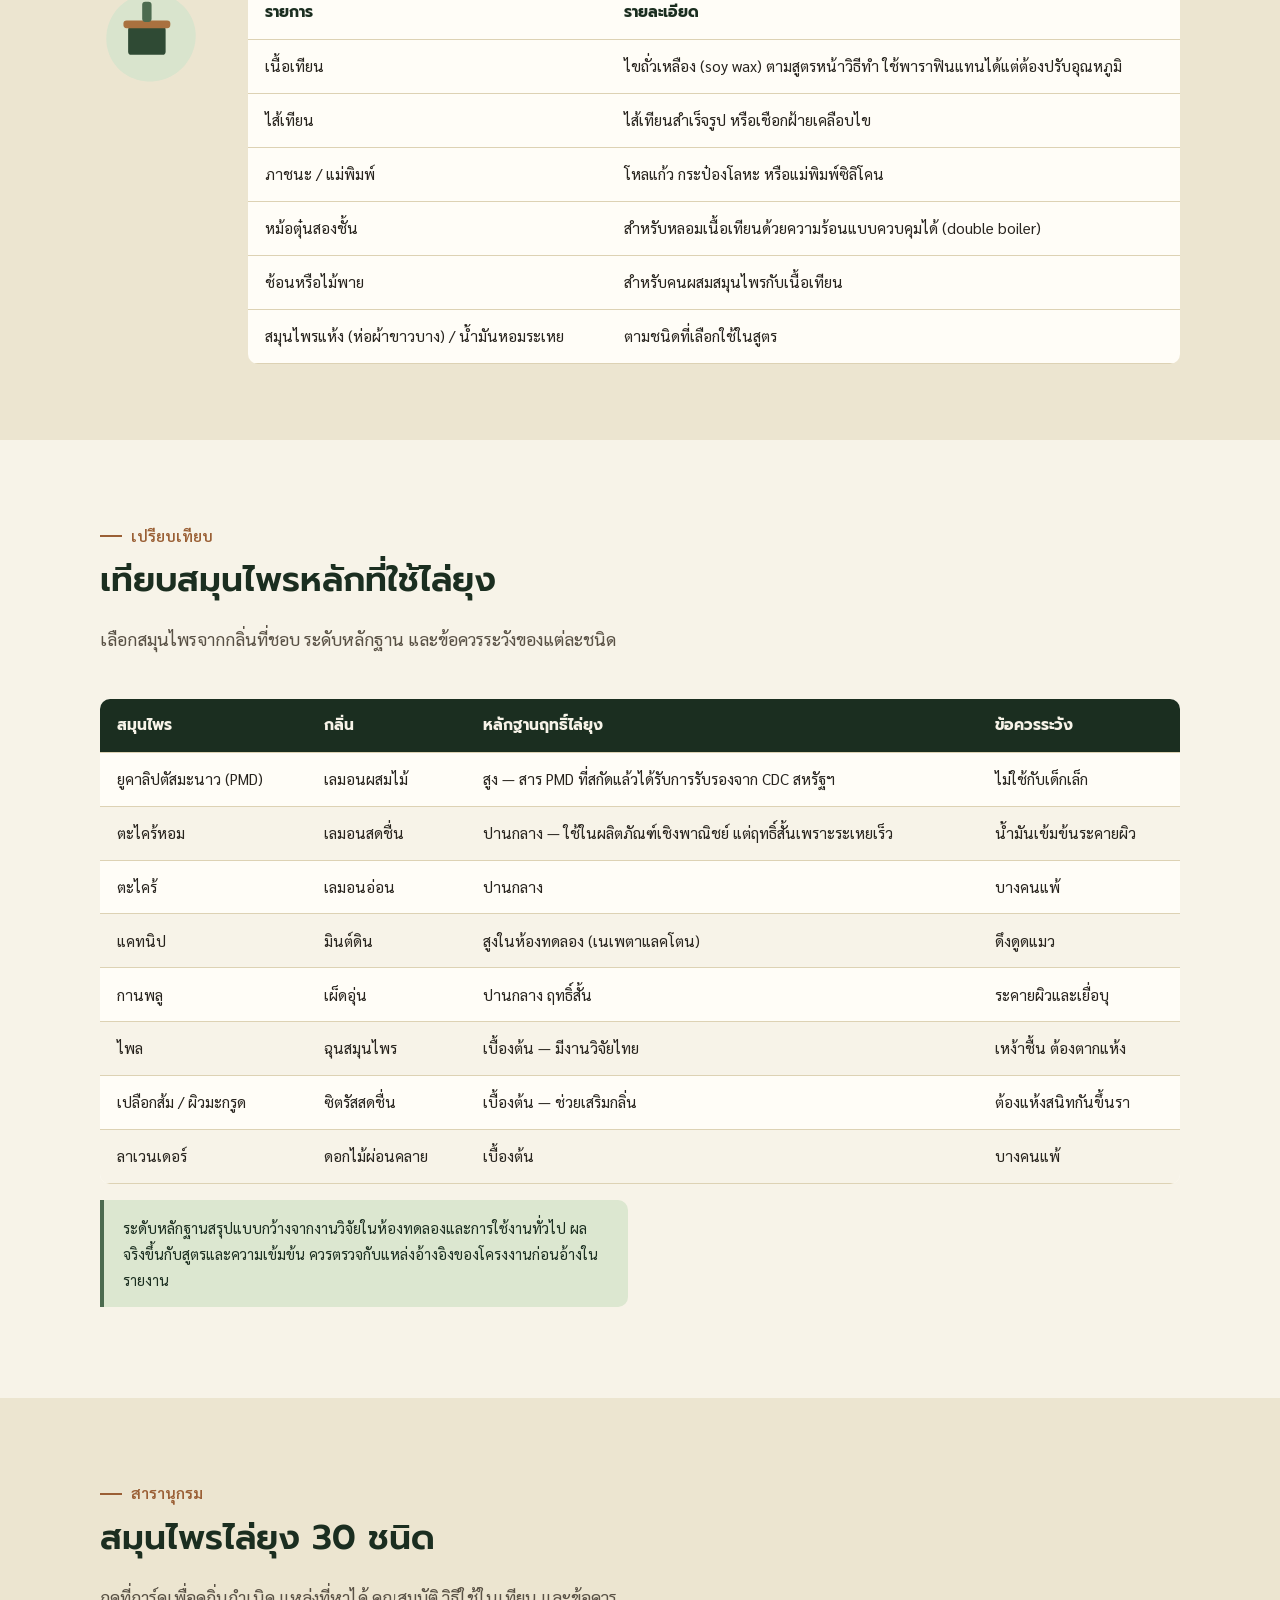
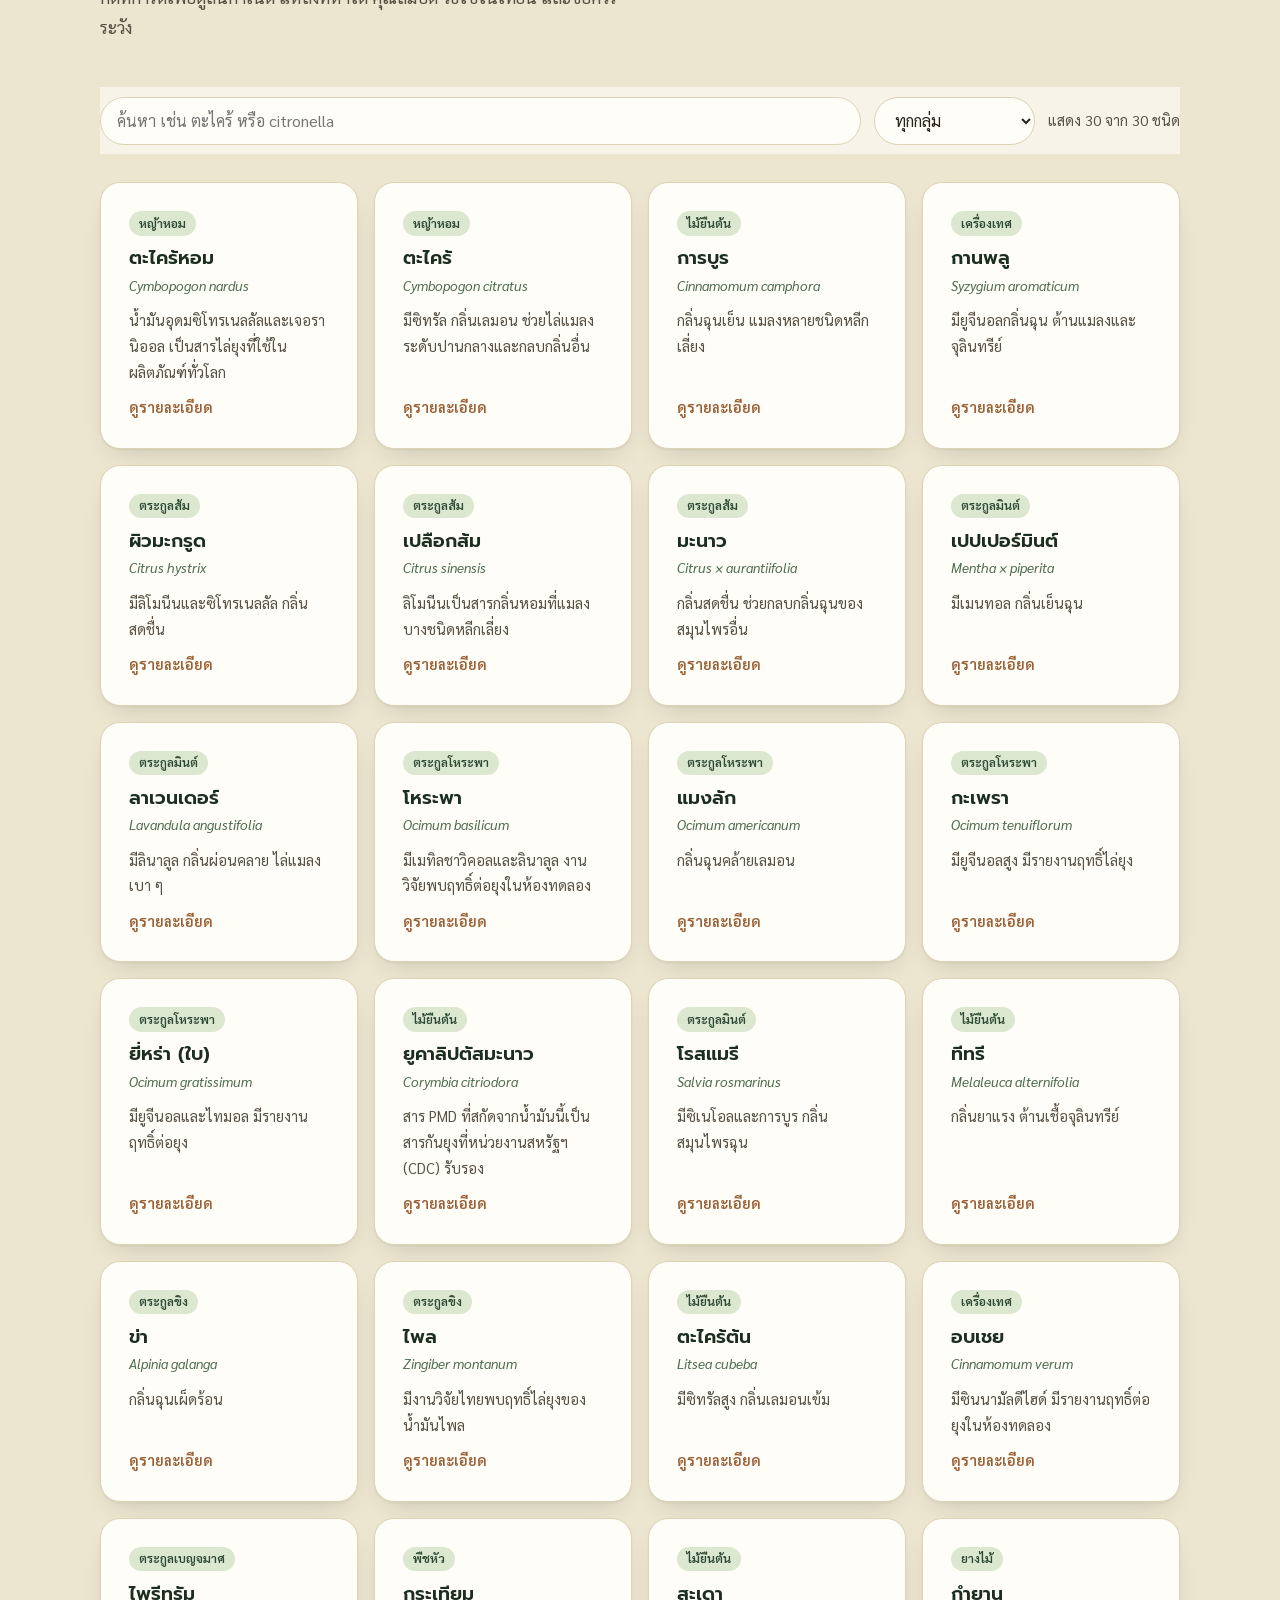
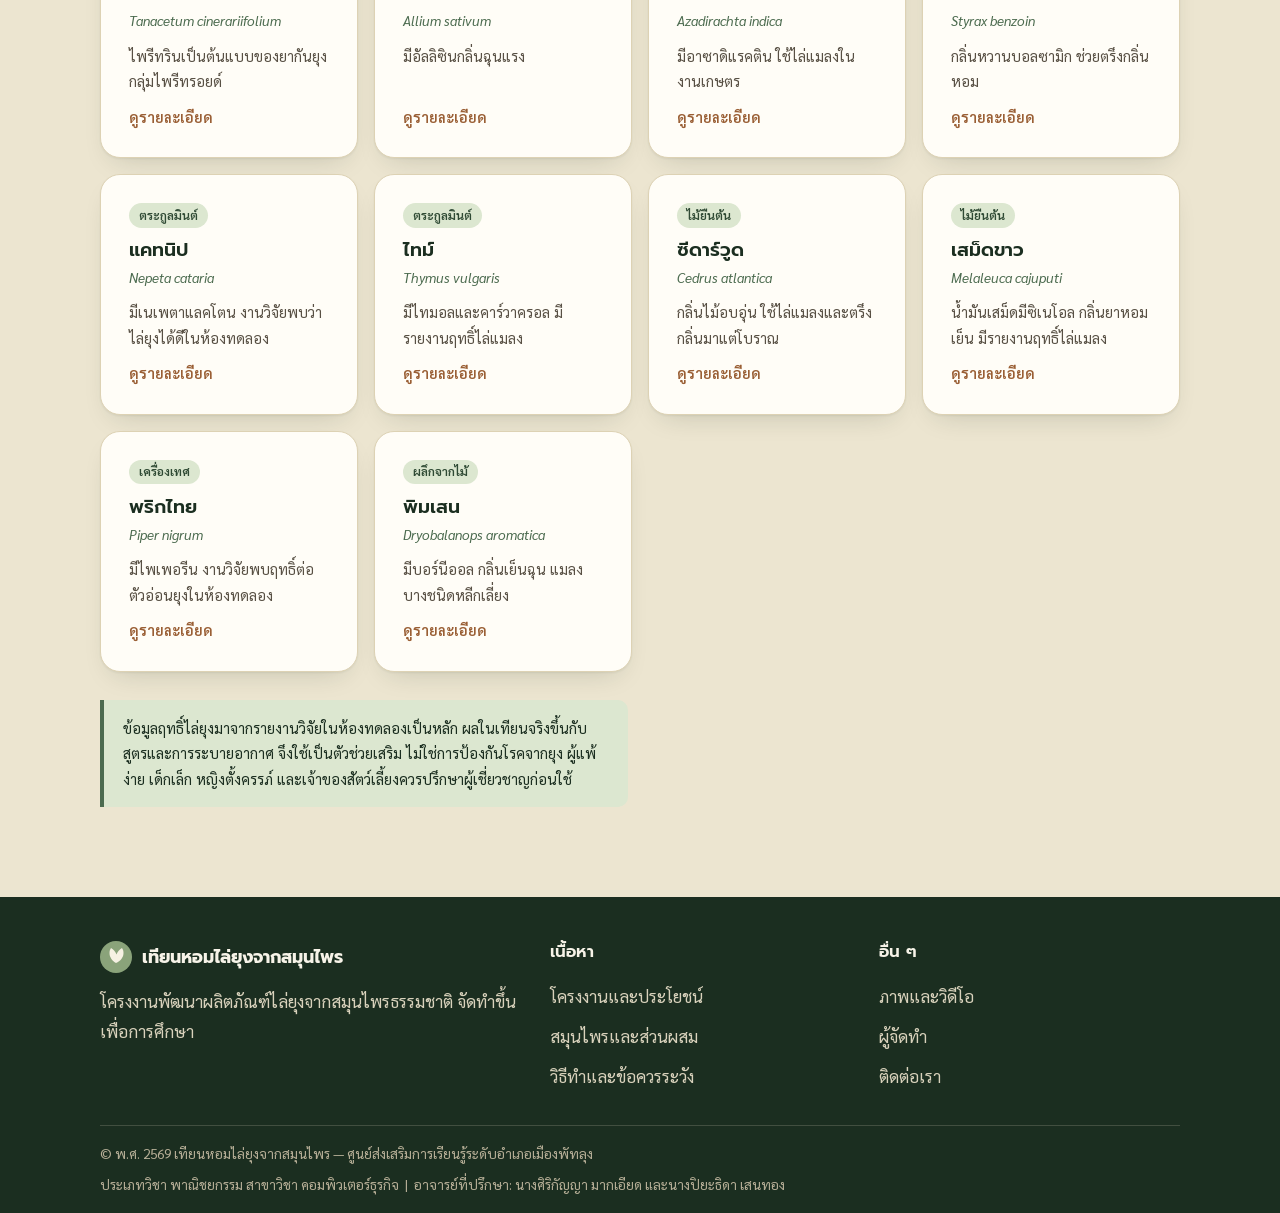
<file: herbs.html>
<!DOCTYPE html>
<html lang="th">
<head>
<meta charset="UTF-8">
<meta name="theme-color" content="#1B2E20">
<meta property="og:title" content="สมุนไพรและส่วนผสม | เทียนหอมไล่ยุงจากสมุนไพร">
<meta property="og:description" content="สมุนไพรในสูตร อุปกรณ์ที่ต้องใช้ และสารานุกรมสมุนไพรไล่ยุง 30 ชนิด">
<meta property="og:type" content="website">
<meta property="og:locale" content="th_TH">
<meta name="viewport" content="width=device-width, initial-scale=1.0">
<title>สมุนไพรและส่วนผสม | เทียนหอมไล่ยุงจากสมุนไพร</title>
<meta name="description" content="สมุนไพรในสูตร อุปกรณ์ที่ต้องใช้ และสารานุกรมสมุนไพรไล่ยุง 30 ชนิด">
<link rel="icon" href="images/favicon.svg" type="image/svg+xml">
<link rel="preconnect" href="https://fonts.googleapis.com">
<link rel="preconnect" href="https://fonts.gstatic.com" crossorigin>
<link href="https://fonts.googleapis.com/css2?family=Prompt:wght@500;600;700&family=Sarabun:wght@300;400;600;700&display=swap" rel="stylesheet">
<link rel="stylesheet" href="css/style.css">
</head>
<body>
<a class="skip-link" href="#main">ข้ามไปยังเนื้อหา</a>

<header class="site-header">
  <div class="nav-wrap">
    <a href="index.html" class="brand">
      <svg viewBox="0 0 64 64" aria-hidden="true"><circle cx="32" cy="32" r="32" fill="#2F4A34"/><path d="M32 44c9-4 15-11 15-20 0-4-1-7-3-10-5 3-9 7-11 13-2-6-6-10-11-13-2 3-3 6-3 10 0 9 6 16 13 20z" fill="#D9E4CD"/><path d="M32 44V26" stroke="#D2A24C" stroke-width="2.5" stroke-linecap="round"/></svg>
      <span class="brand-text">เทียนหอมไล่ยุง<small>จากสมุนไพรธรรมชาติ</small></span>
    </a>
    <button class="nav-toggle" aria-label="เปิดเมนู" aria-expanded="false" aria-controls="site-nav">
      <span></span><span></span><span></span>
    </button>
    <nav class="nav-links" id="site-nav">
      <a href="index.html">หน้าแรก</a>
      <a href="project.html">โครงงาน</a>
      <a href="herbs.html">สมุนไพร</a>
      <a href="howto.html">วิธีทำ</a>
      <a href="gallery.html">ภาพและวิดีโอ</a>
      <a href="about.html" class="nav-cta">เกี่ยวกับเรา</a>
    </nav>
  </div>
</header>

<main id="main">
  <div class="page-header"><div class="container"><p class="breadcrumb"><a href="index.html">หน้าแรก</a> / สมุนไพร</p><h1>สมุนไพรและส่วนผสม</h1><p class="lede">สมุนไพรหลักในสูตร อุปกรณ์ที่ต้องเตรียม และสารานุกรม 30 ชนิดพร้อมค้นหา</p></div></div>
  <nav class="subnav" aria-label="เมนูในหน้านี้"><div class="container"><a href="#recipe">สมุนไพรในสูตร</a><a href="#equipment">อุปกรณ์</a><a href="#compare">เปรียบเทียบ</a><a href="#encyclopedia">สารานุกรม 30 ชนิด</a></div></nav>

<section id="recipe" class="section">
    <div class="container">
      <div class="section-head">
        <p class="kicker">สมุนไพรหลัก</p>
        <h2>สมุนไพรที่ใช้ในสูตรและสรรพคุณ</h2>
      </div>
      <div class="grid grid-2">

        <div class="herb-card">
          <img src="images/herb-citronella.svg" alt="">
          <div>
            <h3>ตะไคร้หอม (Citronella)</h3>
            <p>ใช้ใบและลำต้นแห้งแช่ในเนื้อเทียน หรือใช้น้ำมันหอมระเหย มีกลิ่นฉุนเฉพาะตัวที่ยุงไม่ชอบเข้าใกล้ เป็นสมุนไพรหลักของสูตรนี้</p>
            <span class="herb-note">ปริมาณแนะนำ: น้ำมัน 6 กรัมต่อเนื้อเทียน 300 กรัม (สูตรทำ 3 โหล)</span>
          </div>
        </div>

        <div class="herb-card">
          <img src="images/herb-camphor.svg" alt="">
          <div>
            <h3>การบูร</h3>
            <p>ให้กลิ่นหอมเย็นเฉพาะตัว แมลงหลายชนิดหลีกเลี่ยง แต่เป็นพิษถ้ากลืนกิน</p>
            <span class="herb-note">ปริมาณแนะนำ: ไม่อยู่ในสูตรตั้งต้น หากทดลองให้ใช้น้อยมากและไม่ใช้ในห้องที่มีเด็กเล็ก</span>
          </div>
        </div>

        <div class="herb-card">
          <img src="images/herb-mint.svg" alt="">
          <div>
            <h3>ใบสะระแหน่ / มินต์</h3>
            <p>กลิ่นเย็นสดชื่นที่ช่วยกลบกลิ่นเนื้อเทียนดิบ และมีส่วนช่วยไล่แมลงบางชนิดร่วมกับสมุนไพรหลัก</p>
            <span class="herb-note">ปริมาณแนะนำ: ใบแห้งรวมในห่อสมุนไพร ไม่ใช้ใบสด</span>
          </div>
        </div>

        <div class="herb-card">
          <img src="images/herb-clove.svg" alt="">
          <div>
            <h3>กานพลู</h3>
            <p>มีน้ำมันหอมระเหยที่มีฤทธิ์ไล่ยุงตามธรรมชาติ นิยมใช้ในผลิตภัณฑ์ไล่แมลงหลายชนิด</p>
            <span class="herb-note">ปริมาณแนะนำ: น้ำมัน 1.5 กรัมต่อเนื้อเทียน 300 กรัม</span>
          </div>
        </div>

        <div class="herb-card">
          <img src="images/herb-orangepeel.svg" alt="">
          <div>
            <h3>เปลือกส้ม / ผิวมะกรูด</h3>
            <p>น้ำมันหอมระเหยจากผิวส้มช่วยเพิ่มความหอมสดชื่น และมีฤทธิ์ไล่แมลงอ่อน ๆ เมื่อเผาไหม้</p>
            <span class="herb-note">ปริมาณแนะนำ: ผิวแห้งรวมในห่อสมุนไพร (ทั้งสูตรรวม 15 กรัม)</span>
          </div>
        </div>

      </div>
      <p style="margin-top:1rem; font-size:0.85rem; color:var(--ink-soft);">หมายเหตุ: ปริมาณตรงกับสูตรในหน้าวิธีทำ ปรับได้ตามผลทดลองจริง แต่น้ำมันรวมต้องไม่เกิน 6% ของน้ำหนักเนื้อเทียน ดูสมุนไพรอื่นอีก 30 ชนิดที่หน้าสารานุกรมสมุนไพร</p>
    </div>
  </section>

<section id="equipment" class="section section--alt">
    <div class="container">
      <div class="section-head">
        <p class="kicker">อุปกรณ์และวัตถุดิบอื่น ๆ</p>
        <h2>สิ่งที่ต้องเตรียมก่อนลงมือทำ</h2>
      </div>
      <div class="equipment-row">
        <img src="images/icon-equipment.svg" alt="" style="width:100px;">
        <div class="table-scroll">
        <table class="spec-table">
          <thead>
            <tr><th>รายการ</th><th>รายละเอียด</th></tr>
          </thead>
          <tbody>
            <tr><td>เนื้อเทียน</td><td>ไขถั่วเหลือง (soy wax) ตามสูตรหน้าวิธีทำ ใช้พาราฟินแทนได้แต่ต้องปรับอุณหภูมิ</td></tr>
            <tr><td>ไส้เทียน</td><td>ไส้เทียนสำเร็จรูป หรือเชือกฝ้ายเคลือบไข</td></tr>
            <tr><td>ภาชนะ / แม่พิมพ์</td><td>โหลแก้ว กระป๋องโลหะ หรือแม่พิมพ์ซิลิโคน</td></tr>
            <tr><td>หม้อตุ๋นสองชั้น</td><td>สำหรับหลอมเนื้อเทียนด้วยความร้อนแบบควบคุมได้ (double boiler)</td></tr>
            <tr><td>ช้อนหรือไม้พาย</td><td>สำหรับคนผสมสมุนไพรกับเนื้อเทียน</td></tr>
            <tr><td>สมุนไพรแห้ง (ห่อผ้าขาวบาง) / น้ำมันหอมระเหย</td><td>ตามชนิดที่เลือกใช้ในสูตร</td></tr>
          </tbody>
        </table>
        </div>
      </div>
    </div>
  </section>

<section id="compare" class="section"><div class="container"><div class="section-head"><p class="kicker">เปรียบเทียบ</p><h2>เทียบสมุนไพรหลักที่ใช้ไล่ยุง</h2><p class="lede">เลือกสมุนไพรจากกลิ่นที่ชอบ ระดับหลักฐาน และข้อควรระวังของแต่ละชนิด</p></div><div class="table-scroll"><table class="compare-table"><thead><tr><th>สมุนไพร</th><th>กลิ่น</th><th>หลักฐานฤทธิ์ไล่ยุง</th><th>ข้อควรระวัง</th></tr></thead><tbody><tr><td>ยูคาลิปตัสมะนาว (PMD)</td><td>เลมอนผสมไม้</td><td>สูง — สาร PMD ที่สกัดแล้วได้รับการรับรองจาก CDC สหรัฐฯ</td><td>ไม่ใช้กับเด็กเล็ก</td></tr><tr><td>ตะไคร้หอม</td><td>เลมอนสดชื่น</td><td>ปานกลาง — ใช้ในผลิตภัณฑ์เชิงพาณิชย์ แต่ฤทธิ์สั้นเพราะระเหยเร็ว</td><td>น้ำมันเข้มข้นระคายผิว</td></tr><tr><td>ตะไคร้</td><td>เลมอนอ่อน</td><td>ปานกลาง</td><td>บางคนแพ้</td></tr><tr><td>แคทนิป</td><td>มินต์ดิน</td><td>สูงในห้องทดลอง (เนเพตาแลคโตน)</td><td>ดึงดูดแมว</td></tr><tr><td>กานพลู</td><td>เผ็ดอุ่น</td><td>ปานกลาง ฤทธิ์สั้น</td><td>ระคายผิวและเยื่อบุ</td></tr><tr><td>ไพล</td><td>ฉุนสมุนไพร</td><td>เบื้องต้น — มีงานวิจัยไทย</td><td>เหง้าชื้น ต้องตากแห้ง</td></tr><tr><td>เปลือกส้ม / ผิวมะกรูด</td><td>ซิตรัสสดชื่น</td><td>เบื้องต้น — ช่วยเสริมกลิ่น</td><td>ต้องแห้งสนิทกันขึ้นรา</td></tr><tr><td>ลาเวนเดอร์</td><td>ดอกไม้ผ่อนคลาย</td><td>เบื้องต้น</td><td>บางคนแพ้</td></tr></tbody></table></div><p class="video-note">ระดับหลักฐานสรุปแบบกว้างจากงานวิจัยในห้องทดลองและการใช้งานทั่วไป ผลจริงขึ้นกับสูตรและความเข้มข้น ควรตรวจกับแหล่งอ้างอิงของโครงงานก่อนอ้างในรายงาน</p></div></section>
<section id="encyclopedia" class="section section--alt"><div class="container"><div class="section-head"><p class="kicker">สารานุกรม</p><h2>สมุนไพรไล่ยุง 30 ชนิด</h2><p class="lede">กดที่การ์ดเพื่อดูถิ่นกำเนิด แหล่งที่หาได้ คุณสมบัติ วิธีใช้ในเทียน และข้อควรระวัง</p></div>
    <div class="herb-tools">
      <label class="visually-hidden" for="herb-q">ค้นหาสมุนไพร</label>
      <input id="herb-q" type="search" placeholder="ค้นหา เช่น ตะไคร้ หรือ citronella" autocomplete="off">
      <label class="visually-hidden" for="herb-grp">กรองตามกลุ่ม</label>
      <select id="herb-grp"><option value="">ทุกกลุ่ม</option></select>
      <span id="herb-count" aria-live="polite"></span>
    </div>
    <div id="herb-grid" class="herb-grid"></div>
    <dialog id="herb-dialog" aria-label="รายละเอียดสมุนไพร"></dialog>
    <p class="video-note">ข้อมูลฤทธิ์ไล่ยุงมาจากรายงานวิจัยในห้องทดลองเป็นหลัก ผลในเทียนจริงขึ้นกับสูตรและการระบายอากาศ จึงใช้เป็นตัวช่วยเสริม ไม่ใช่การป้องกันโรคจากยุง ผู้แพ้ง่าย เด็กเล็ก หญิงตั้งครรภ์ และเจ้าของสัตว์เลี้ยงควรปรึกษาผู้เชี่ยวชาญก่อนใช้</p>
  </div></section>

</main>

<footer class="site-footer">
  <div class="container">
    <div class="footer-grid">
      <div>
        <div class="footer-brand">
          <svg viewBox="0 0 64 64" aria-hidden="true"><circle cx="32" cy="32" r="32" fill="#8AA37A"/><path d="M32 44c9-4 15-11 15-20 0-4-1-7-3-10-5 3-9 7-11 13-2-6-6-10-11-13-2 3-3 6-3 10 0 9 6 16 13 20z" fill="#F6F1E3"/></svg>
          <span>เทียนหอมไล่ยุงจากสมุนไพร</span>
        </div>
        <p>โครงงานพัฒนาผลิตภัณฑ์ไล่ยุงจากสมุนไพรธรรมชาติ จัดทำขึ้นเพื่อการศึกษา</p>
      </div>
      <div>
        <h4>เนื้อหา</h4>
        <a href="project.html">โครงงานและประโยชน์</a>
        <a href="herbs.html">สมุนไพรและส่วนผสม</a>
        <a href="howto.html">วิธีทำและข้อควรระวัง</a>
      </div>
      <div>
        <h4>อื่น ๆ</h4>
        <a href="gallery.html">ภาพและวิดีโอ</a>
        <a href="about.html#team">ผู้จัดทำ</a>
        <a href="about.html#contact">ติดต่อเรา</a>
      </div>
    </div>
    <div class="footer-bottom">
      <span>&copy; พ.ศ. <span data-year>2569</span> เทียนหอมไล่ยุงจากสมุนไพร — ศูนย์ส่งเสริมการเรียนรู้ระดับอำเภอเมืองพัทลุง</span>
      <span>ประเภทวิชา พาณิชยกรรม สาขาวิชา คอมพิวเตอร์ธุรกิจ &nbsp;|&nbsp; อาจารย์ที่ปรึกษา: นางศิริกัญญา มากเอียด และนางปิยะธิดา เสนทอง</span>
    </div>
  </div>
</footer>

<script defer src="js/herbs.js"></script>
<script defer src="js/main.js"></script>
</body>
</html>
</file>
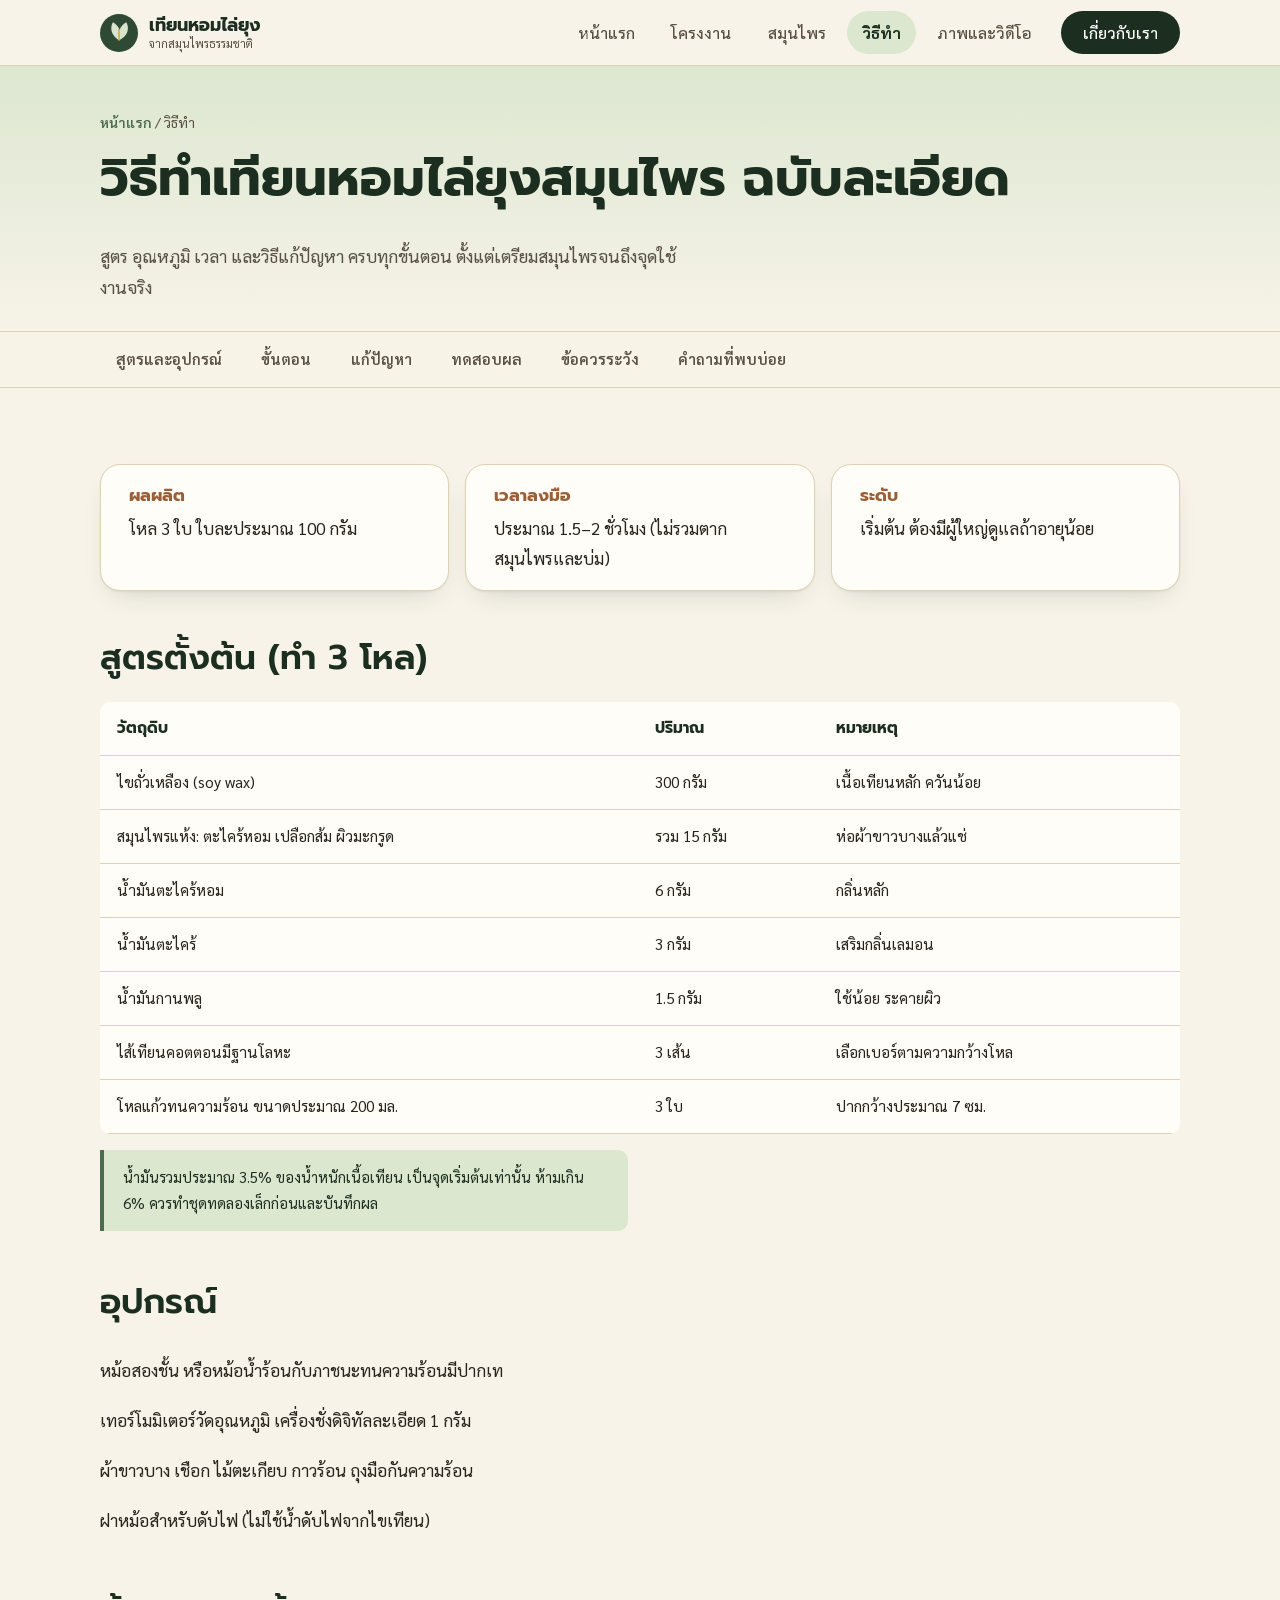
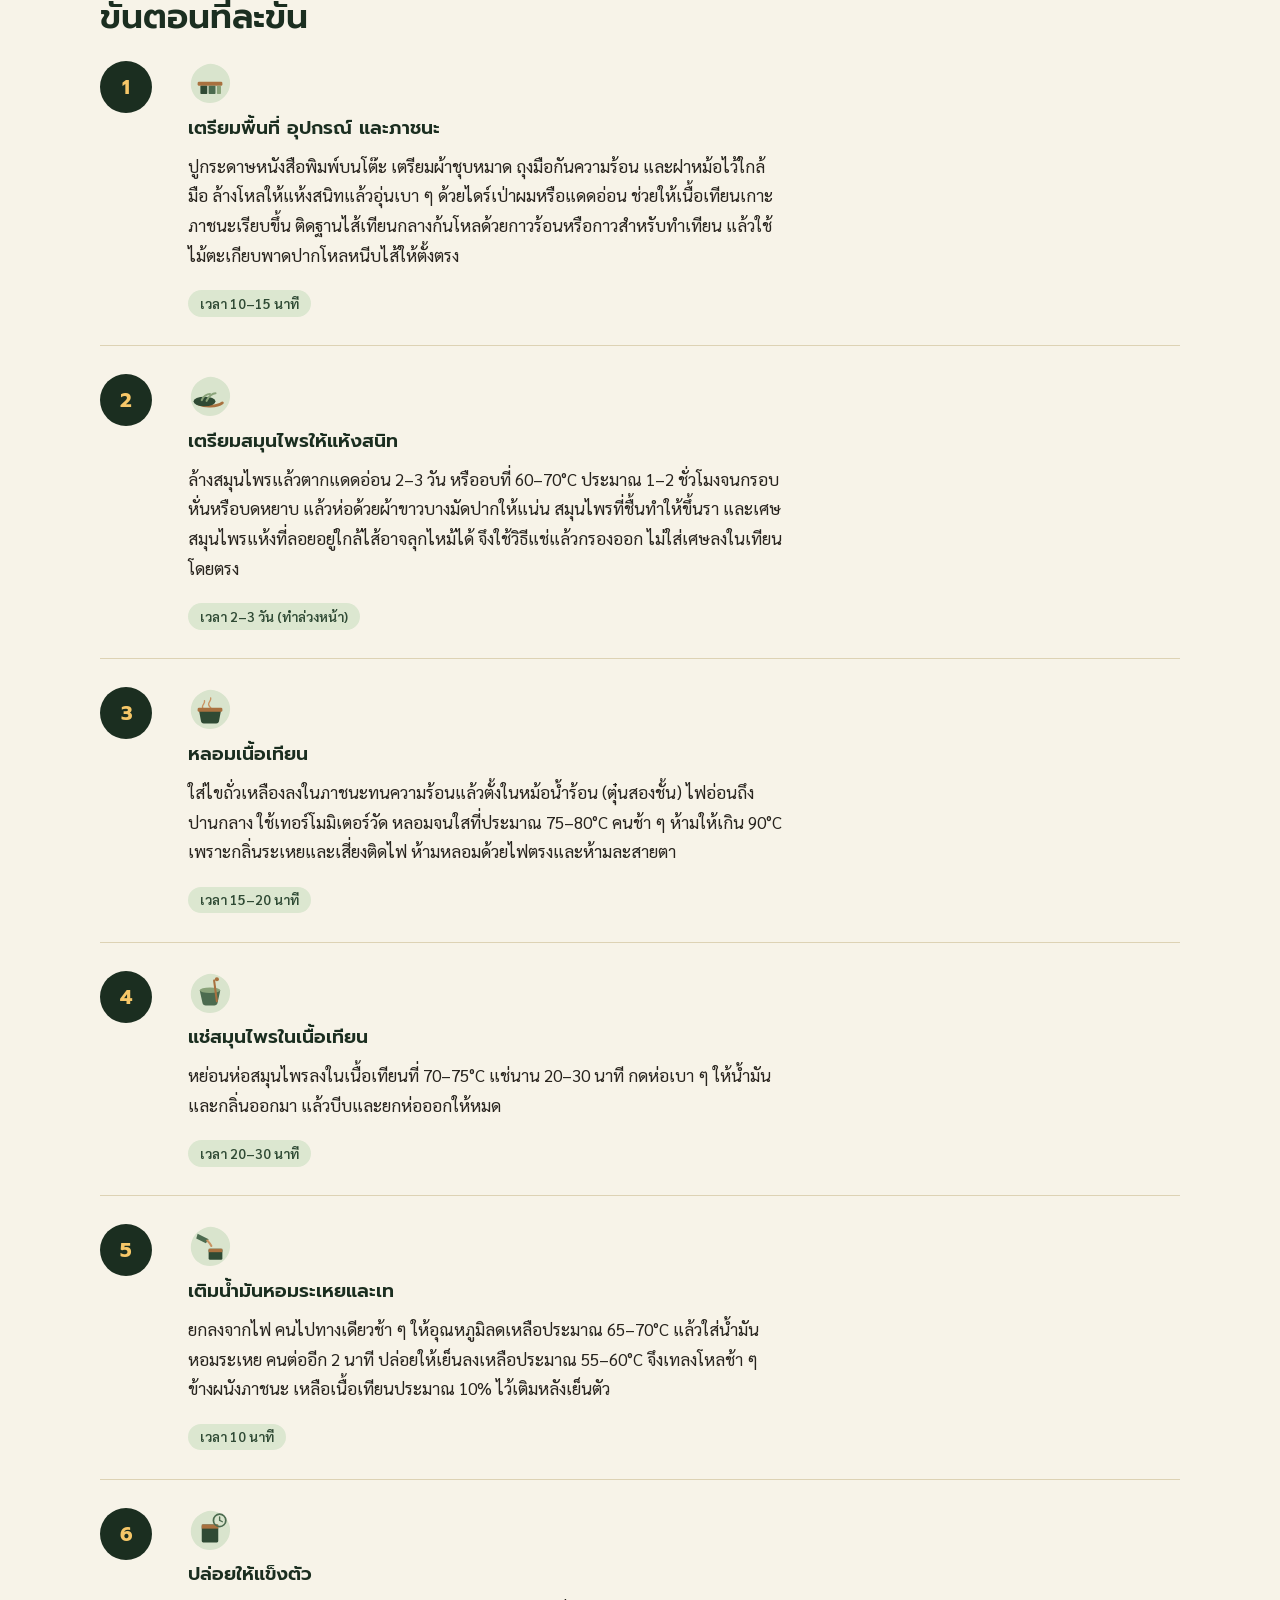
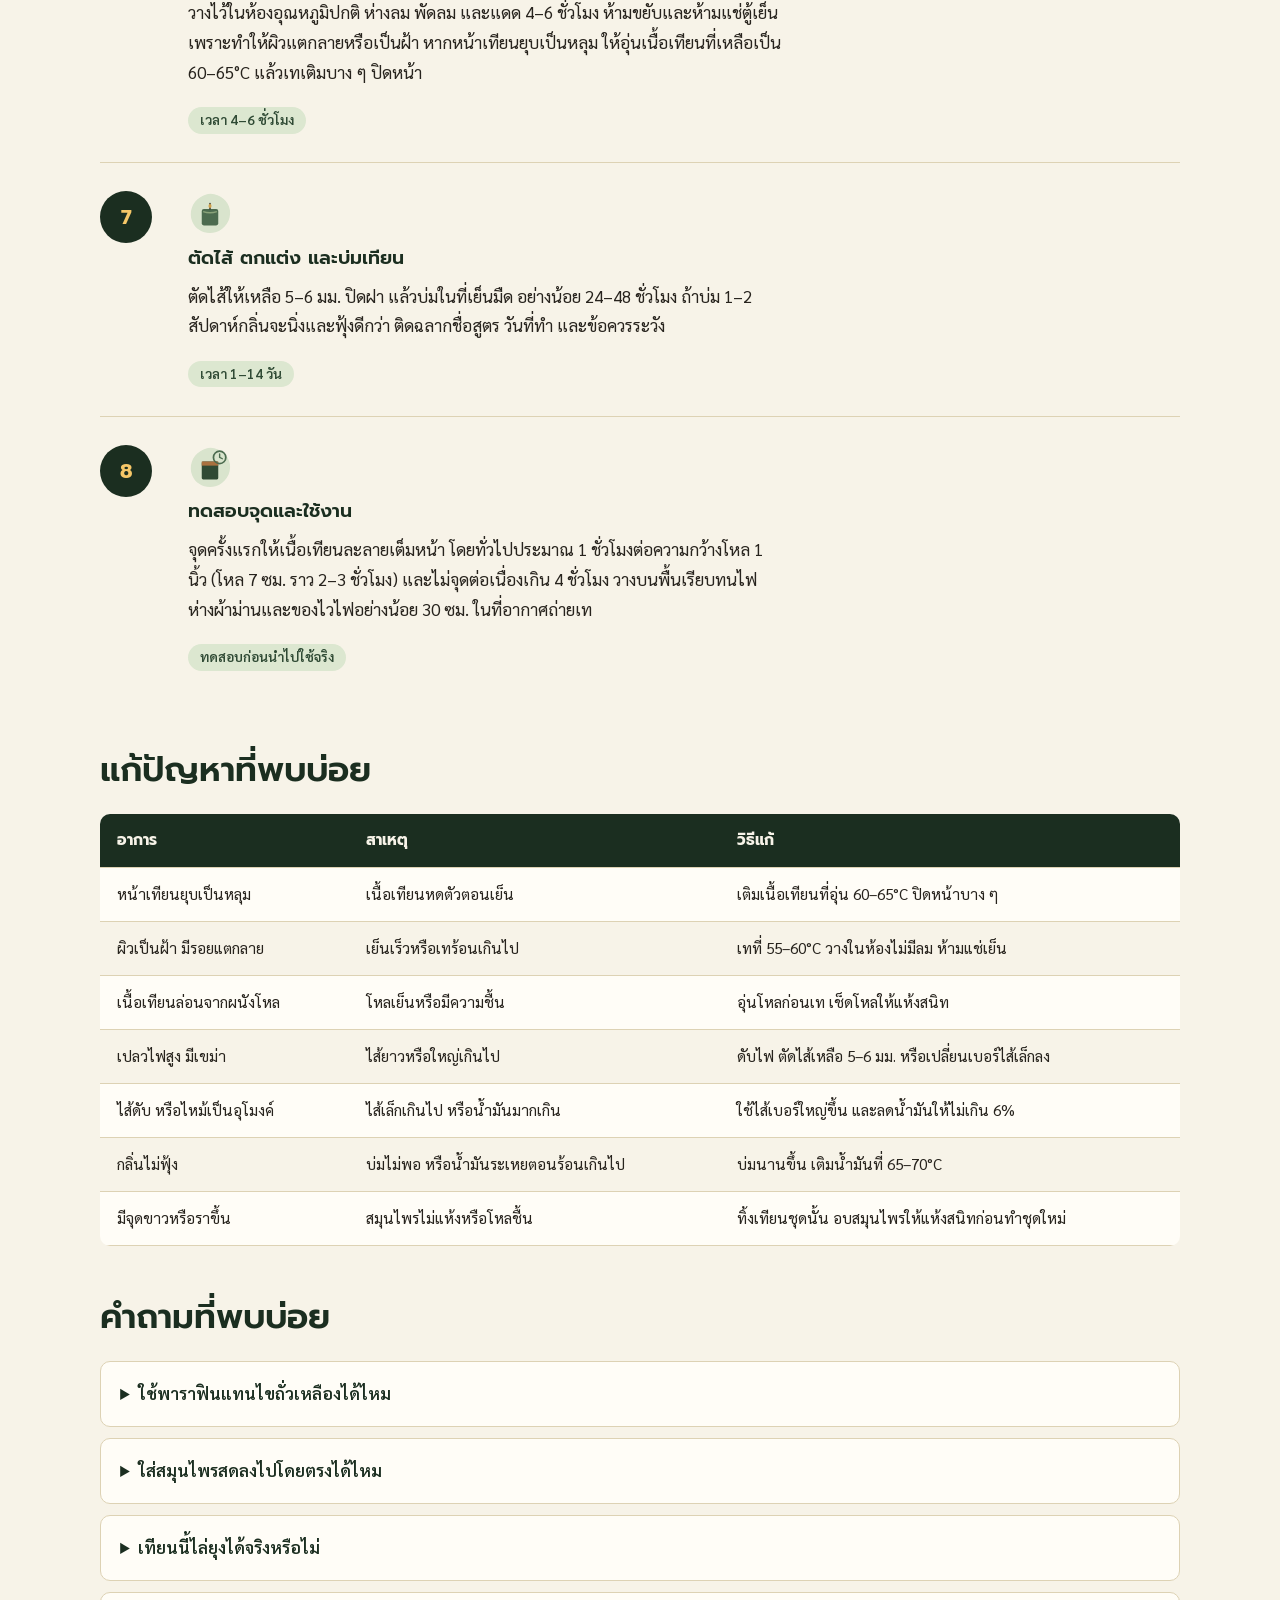
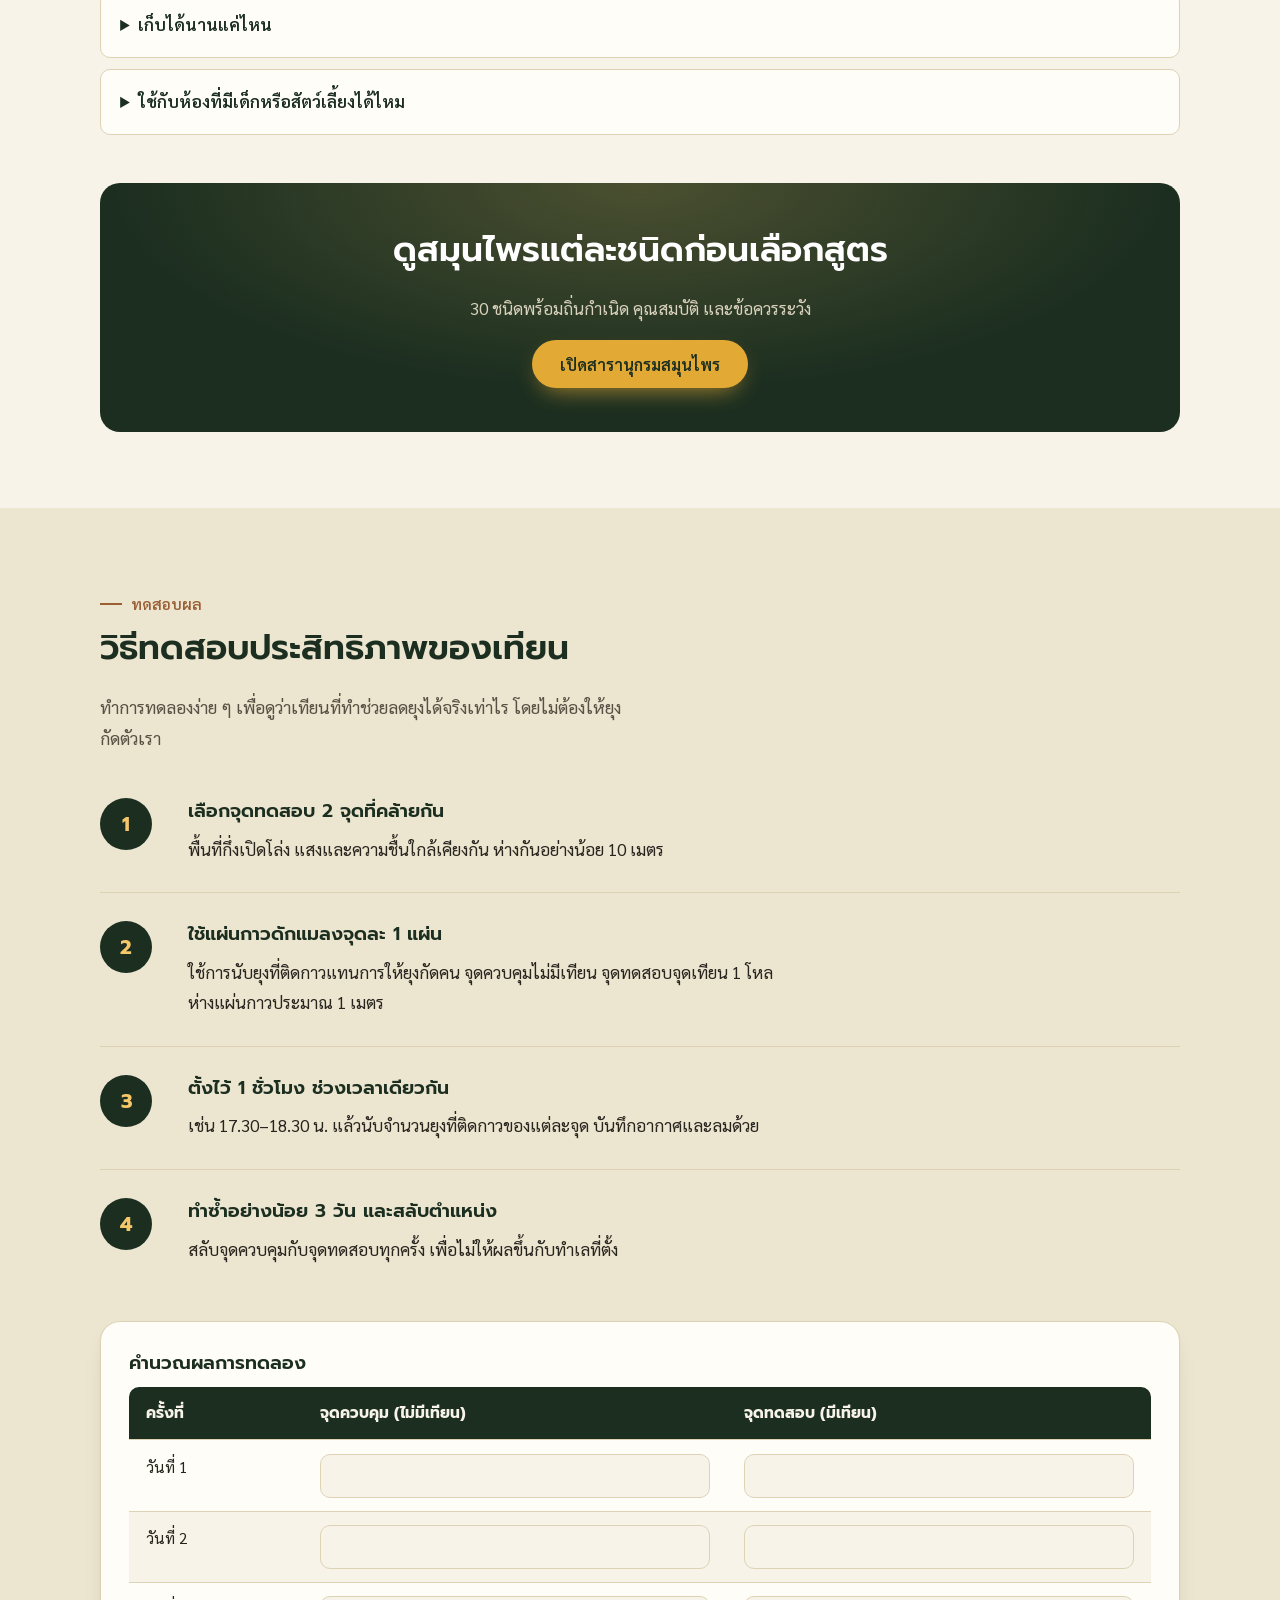
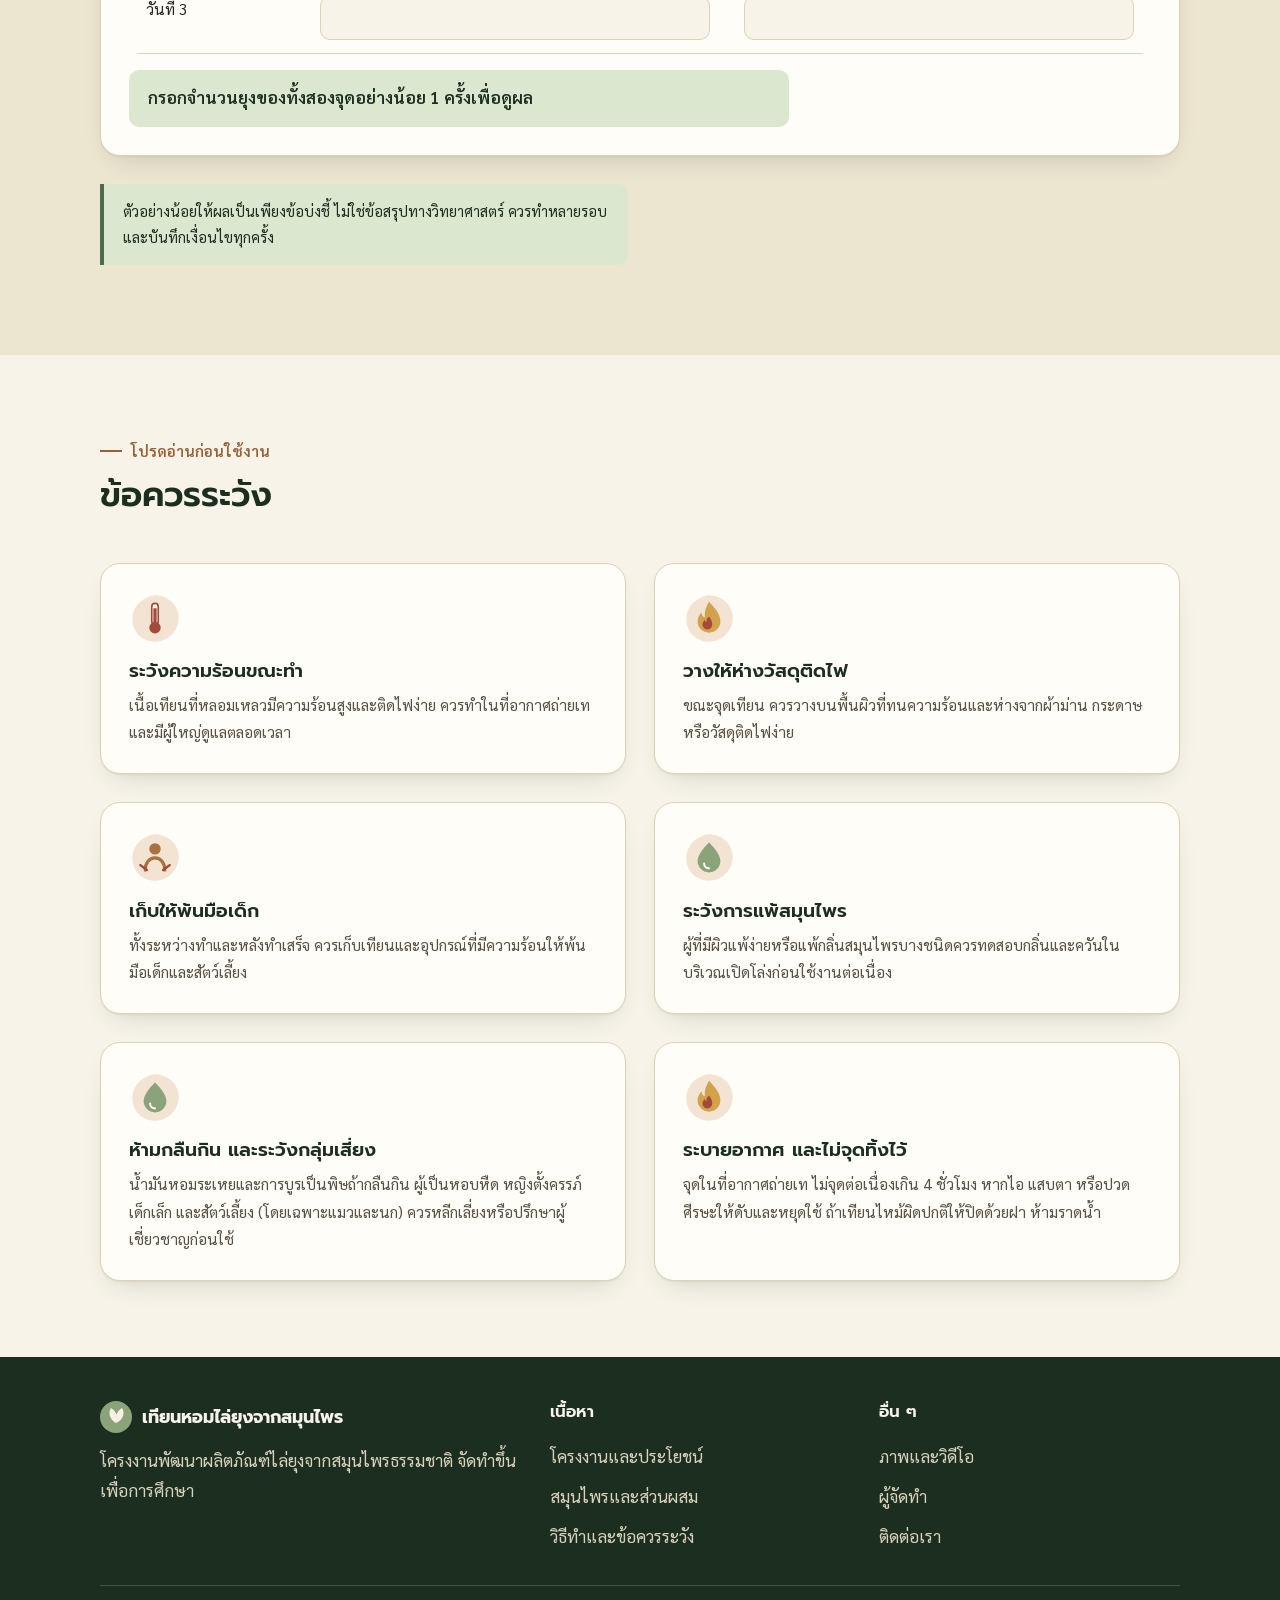
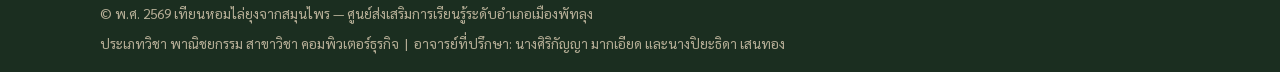
<file: howto.html>
<!DOCTYPE html>
<html lang="th">
<head>
<meta charset="UTF-8">
<meta name="theme-color" content="#1B2E20">
<meta property="og:title" content="วิธีทำและข้อควรระวัง | เทียนหอมไล่ยุงจากสมุนไพร">
<meta property="og:description" content="ขั้นตอนการทำเทียนหอมไล่ยุงจากสมุนไพรอย่างละเอียด ตั้งแต่เตรียมอุปกรณ์จนถึงแกะออกจากแม่พิมพ์">
<meta property="og:type" content="website">
<meta property="og:locale" content="th_TH">
<meta name="viewport" content="width=device-width, initial-scale=1.0">
<title>วิธีทำและข้อควรระวัง | เทียนหอมไล่ยุงจากสมุนไพร</title>
<meta name="description" content="ขั้นตอนการทำเทียนหอมไล่ยุงจากสมุนไพรอย่างละเอียด ตั้งแต่เตรียมอุปกรณ์จนถึงแกะออกจากแม่พิมพ์">
<link rel="icon" href="images/favicon.svg" type="image/svg+xml">
<link rel="preconnect" href="https://fonts.googleapis.com">
<link rel="preconnect" href="https://fonts.gstatic.com" crossorigin>
<link href="https://fonts.googleapis.com/css2?family=Prompt:wght@500;600;700&family=Sarabun:wght@300;400;600;700&display=swap" rel="stylesheet">
<link rel="stylesheet" href="css/style.css">
</head>
<body>
<a class="skip-link" href="#main">ข้ามไปยังเนื้อหา</a>

<header class="site-header">
  <div class="nav-wrap">
    <a href="index.html" class="brand">
      <svg viewBox="0 0 64 64" aria-hidden="true"><circle cx="32" cy="32" r="32" fill="#2F4A34"/><path d="M32 44c9-4 15-11 15-20 0-4-1-7-3-10-5 3-9 7-11 13-2-6-6-10-11-13-2 3-3 6-3 10 0 9 6 16 13 20z" fill="#D9E4CD"/><path d="M32 44V26" stroke="#D2A24C" stroke-width="2.5" stroke-linecap="round"/></svg>
      <span class="brand-text">เทียนหอมไล่ยุง<small>จากสมุนไพรธรรมชาติ</small></span>
    </a>
    <button class="nav-toggle" aria-label="เปิดเมนู" aria-expanded="false" aria-controls="site-nav">
      <span></span><span></span><span></span>
    </button>
    <nav class="nav-links" id="site-nav">
      <a href="index.html">หน้าแรก</a>
      <a href="project.html">โครงงาน</a>
      <a href="herbs.html">สมุนไพร</a>
      <a href="howto.html">วิธีทำ</a>
      <a href="gallery.html">ภาพและวิดีโอ</a>
      <a href="about.html" class="nav-cta">เกี่ยวกับเรา</a>
    </nav>
  </div>
</header>

<main id="main">
  <div class="page-header"><div class="container">
    <p class="breadcrumb"><a href="index.html">หน้าแรก</a> / วิธีทำ</p>
    <h1>วิธีทำเทียนหอมไล่ยุงสมุนไพร ฉบับละเอียด</h1>
    <p class="lede">สูตร อุณหภูมิ เวลา และวิธีแก้ปัญหา ครบทุกขั้นตอน ตั้งแต่เตรียมสมุนไพรจนถึงจุดใช้งานจริง</p>
  </div></div>
  <nav class="subnav" aria-label="เมนูในหน้านี้"><div class="container"><a href="#recipe">สูตรและอุปกรณ์</a><a href="#steps">ขั้นตอน</a><a href="#troubleshoot">แก้ปัญหา</a><a href="#test">ทดสอบผล</a><a href="#safety">ข้อควรระวัง</a><a href="#faq">คำถามที่พบบ่อย</a></div></nav>

  <section class="section"><div class="container">
    <div class="facts">
      <div><b>ผลผลิต</b>โหล 3 ใบ ใบละประมาณ 100 กรัม</div>
      <div><b>เวลาลงมือ</b>ประมาณ 1.5–2 ชั่วโมง (ไม่รวมตากสมุนไพรและบ่ม)</div>
      <div><b>ระดับ</b>เริ่มต้น ต้องมีผู้ใหญ่ดูแลถ้าอายุน้อย</div>
    </div>
    <h2 id="recipe">สูตรตั้งต้น (ทำ 3 โหล)</h2>
    <div class="table-scroll"><table class="spec-table"><thead><tr><th>วัตถุดิบ</th><th>ปริมาณ</th><th>หมายเหตุ</th></tr></thead><tbody>
      <tr><td>ไขถั่วเหลือง (soy wax)</td><td>300 กรัม</td><td>เนื้อเทียนหลัก ควันน้อย</td></tr>
      <tr><td>สมุนไพรแห้ง: ตะไคร้หอม เปลือกส้ม ผิวมะกรูด</td><td>รวม 15 กรัม</td><td>ห่อผ้าขาวบางแล้วแช่</td></tr>
      <tr><td>น้ำมันตะไคร้หอม</td><td>6 กรัม</td><td>กลิ่นหลัก</td></tr>
      <tr><td>น้ำมันตะไคร้</td><td>3 กรัม</td><td>เสริมกลิ่นเลมอน</td></tr>
      <tr><td>น้ำมันกานพลู</td><td>1.5 กรัม</td><td>ใช้น้อย ระคายผิว</td></tr>
      <tr><td>ไส้เทียนคอตตอนมีฐานโลหะ</td><td>3 เส้น</td><td>เลือกเบอร์ตามความกว้างโหล</td></tr>
      <tr><td>โหลแก้วทนความร้อน ขนาดประมาณ 200 มล.</td><td>3 ใบ</td><td>ปากกว้างประมาณ 7 ซม.</td></tr></tbody></table></div>
    <p class="video-note">น้ำมันรวมประมาณ 3.5% ของน้ำหนักเนื้อเทียน เป็นจุดเริ่มต้นเท่านั้น ห้ามเกิน 6% ควรทำชุดทดลองเล็กก่อนและบันทึกผล</p>
    <h2 style="margin-top:3rem">อุปกรณ์</h2>
    <ul class="check-list"><li>หม้อสองชั้น หรือหม้อน้ำร้อนกับภาชนะทนความร้อนมีปากเท</li><li>เทอร์โมมิเตอร์วัดอุณหภูมิ เครื่องชั่งดิจิทัลละเอียด 1 กรัม</li><li>ผ้าขาวบาง เชือก ไม้ตะเกียบ กาวร้อน ถุงมือกันความร้อน</li><li>ฝาหม้อสำหรับดับไฟ (ไม่ใช้น้ำดับไฟจากไขเทียน)</li></ul>
    <h2 id="steps" style="margin-top:3rem">ขั้นตอนทีละขั้น</h2>
    <div class="timeline"><div class="timeline-step"><div class="step-num">1</div><div><img src="images/step-prepare.svg" alt=""><h3>เตรียมพื้นที่ อุปกรณ์ และภาชนะ</h3><p>ปูกระดาษหนังสือพิมพ์บนโต๊ะ เตรียมผ้าชุบหมาด ถุงมือกันความร้อน และฝาหม้อไว้ใกล้มือ ล้างโหลให้แห้งสนิทแล้วอุ่นเบา ๆ ด้วยไดร์เป่าผมหรือแดดอ่อน ช่วยให้เนื้อเทียนเกาะภาชนะเรียบขึ้น ติดฐานไส้เทียนกลางก้นโหลด้วยกาวร้อนหรือกาวสำหรับทำเทียน แล้วใช้ไม้ตะเกียบพาดปากโหลหนีบไส้ให้ตั้งตรง</p><p class="step-time">เวลา 10–15 นาที</p></div></div><div class="timeline-step"><div class="step-num">2</div><div><img src="images/step-herb.svg" alt=""><h3>เตรียมสมุนไพรให้แห้งสนิท</h3><p>ล้างสมุนไพรแล้วตากแดดอ่อน 2–3 วัน หรืออบที่ 60–70°C ประมาณ 1–2 ชั่วโมงจนกรอบ หั่นหรือบดหยาบ แล้วห่อด้วยผ้าขาวบางมัดปากให้แน่น สมุนไพรที่ชื้นทำให้ขึ้นรา และเศษสมุนไพรแห้งที่ลอยอยู่ใกล้ไส้อาจลุกไหม้ได้ จึงใช้วิธีแช่แล้วกรองออก ไม่ใส่เศษลงในเทียนโดยตรง</p><p class="step-time">เวลา 2–3 วัน (ทำล่วงหน้า)</p></div></div><div class="timeline-step"><div class="step-num">3</div><div><img src="images/step-melt.svg" alt=""><h3>หลอมเนื้อเทียน</h3><p>ใส่ไขถั่วเหลืองลงในภาชนะทนความร้อนแล้วตั้งในหม้อน้ำร้อน (ตุ๋นสองชั้น) ไฟอ่อนถึงปานกลาง ใช้เทอร์โมมิเตอร์วัด หลอมจนใสที่ประมาณ 75–80°C คนช้า ๆ ห้ามให้เกิน 90°C เพราะกลิ่นระเหยและเสี่ยงติดไฟ ห้ามหลอมด้วยไฟตรงและห้ามละสายตา</p><p class="step-time">เวลา 15–20 นาที</p></div></div><div class="timeline-step"><div class="step-num">4</div><div><img src="images/step-mix.svg" alt=""><h3>แช่สมุนไพรในเนื้อเทียน</h3><p>หย่อนห่อสมุนไพรลงในเนื้อเทียนที่ 70–75°C แช่นาน 20–30 นาที กดห่อเบา ๆ ให้น้ำมันและกลิ่นออกมา แล้วบีบและยกห่อออกให้หมด</p><p class="step-time">เวลา 20–30 นาที</p></div></div><div class="timeline-step"><div class="step-num">5</div><div><img src="images/step-pour.svg" alt=""><h3>เติมน้ำมันหอมระเหยและเท</h3><p>ยกลงจากไฟ คนไปทางเดียวช้า ๆ ให้อุณหภูมิลดเหลือประมาณ 65–70°C แล้วใส่น้ำมันหอมระเหย คนต่ออีก 2 นาที ปล่อยให้เย็นลงเหลือประมาณ 55–60°C จึงเทลงโหลช้า ๆ ข้างผนังภาชนะ เหลือเนื้อเทียนประมาณ 10% ไว้เติมหลังเย็นตัว</p><p class="step-time">เวลา 10 นาที</p></div></div><div class="timeline-step"><div class="step-num">6</div><div><img src="images/step-cool.svg" alt=""><h3>ปล่อยให้แข็งตัว</h3><p>วางไว้ในห้องอุณหภูมิปกติ ห่างลม พัดลม และแดด 4–6 ชั่วโมง ห้ามขยับและห้ามแช่ตู้เย็น เพราะทำให้ผิวแตกลายหรือเป็นฝ้า หากหน้าเทียนยุบเป็นหลุม ให้อุ่นเนื้อเทียนที่เหลือเป็น 60–65°C แล้วเทเติมบาง ๆ ปิดหน้า</p><p class="step-time">เวลา 4–6 ชั่วโมง</p></div></div><div class="timeline-step"><div class="step-num">7</div><div><img src="images/step-unmold.svg" alt=""><h3>ตัดไส้ ตกแต่ง และบ่มเทียน</h3><p>ตัดไส้ให้เหลือ 5–6 มม. ปิดฝา แล้วบ่มในที่เย็นมืด อย่างน้อย 24–48 ชั่วโมง ถ้าบ่ม 1–2 สัปดาห์กลิ่นจะนิ่งและฟุ้งดีกว่า ติดฉลากชื่อสูตร วันที่ทำ และข้อควรระวัง</p><p class="step-time">เวลา 1–14 วัน</p></div></div><div class="timeline-step"><div class="step-num">8</div><div><img src="images/step-cool.svg" alt=""><h3>ทดสอบจุดและใช้งาน</h3><p>จุดครั้งแรกให้เนื้อเทียนละลายเต็มหน้า โดยทั่วไปประมาณ 1 ชั่วโมงต่อความกว้างโหล 1 นิ้ว (โหล 7 ซม. ราว 2–3 ชั่วโมง) และไม่จุดต่อเนื่องเกิน 4 ชั่วโมง วางบนพื้นเรียบทนไฟ ห่างผ้าม่านและของไวไฟอย่างน้อย 30 ซม. ในที่อากาศถ่ายเท</p><p class="step-time">ทดสอบก่อนนำไปใช้จริง</p></div></div></div>
    <h2 id="troubleshoot" style="margin-top:3rem">แก้ปัญหาที่พบบ่อย</h2>
    <div class="table-scroll"><table class="compare-table"><thead><tr><th>อาการ</th><th>สาเหตุ</th><th>วิธีแก้</th></tr></thead><tbody><tr><td>หน้าเทียนยุบเป็นหลุม</td><td>เนื้อเทียนหดตัวตอนเย็น</td><td>เติมเนื้อเทียนที่อุ่น 60–65°C ปิดหน้าบาง ๆ</td></tr><tr><td>ผิวเป็นฝ้า มีรอยแตกลาย</td><td>เย็นเร็วหรือเทร้อนเกินไป</td><td>เทที่ 55–60°C วางในห้องไม่มีลม ห้ามแช่เย็น</td></tr><tr><td>เนื้อเทียนล่อนจากผนังโหล</td><td>โหลเย็นหรือมีความชื้น</td><td>อุ่นโหลก่อนเท เช็ดโหลให้แห้งสนิท</td></tr><tr><td>เปลวไฟสูง มีเขม่า</td><td>ไส้ยาวหรือใหญ่เกินไป</td><td>ดับไฟ ตัดไส้เหลือ 5–6 มม. หรือเปลี่ยนเบอร์ไส้เล็กลง</td></tr><tr><td>ไส้ดับ หรือไหม้เป็นอุโมงค์</td><td>ไส้เล็กเกินไป หรือน้ำมันมากเกิน</td><td>ใช้ไส้เบอร์ใหญ่ขึ้น และลดน้ำมันให้ไม่เกิน 6%</td></tr><tr><td>กลิ่นไม่ฟุ้ง</td><td>บ่มไม่พอ หรือน้ำมันระเหยตอนร้อนเกินไป</td><td>บ่มนานขึ้น เติมน้ำมันที่ 65–70°C</td></tr><tr><td>มีจุดขาวหรือราขึ้น</td><td>สมุนไพรไม่แห้งหรือโหลชื้น</td><td>ทิ้งเทียนชุดนั้น อบสมุนไพรให้แห้งสนิทก่อนทำชุดใหม่</td></tr></tbody></table></div>
    
    <h2 id="faq" style="margin-top:3rem">คำถามที่พบบ่อย</h2>
    <details class="faq"><summary>ใช้พาราฟินแทนไขถั่วเหลืองได้ไหม</summary><p>ได้ แต่จุดหลอมและอุณหภูมิที่เทต่างกัน (ราว 65–75°C ตอนเท) และให้ควันมากกว่า สูตรในหน้านี้เขียนสำหรับไขถั่วเหลือง</p></details><details class="faq"><summary>ใส่สมุนไพรสดลงไปโดยตรงได้ไหม</summary><p>ไม่แนะนำ ความชื้นทำให้ขึ้นราและเทียนแตก และเศษสมุนไพรแห้งใกล้ไส้เสี่ยงลุกไหม้ จึงใช้วิธีแช่ในผ้าขาวบางแล้วนำออก</p></details><details class="faq"><summary>เทียนนี้ไล่ยุงได้จริงหรือไม่</summary><p>สมุนไพรหลายชนิดมีงานวิจัยในห้องทดลองรองรับ แต่เทียนให้ผลได้จำกัดในพื้นที่เปิด ควรใช้ร่วมกับมุ้งหรือการกำจัดแหล่งน้ำขัง และควรทดลองวัดผลเองก่อนสรุป</p></details><details class="faq"><summary>เก็บได้นานแค่ไหน</summary><p>เก็บปิดฝาในที่เย็นมืด กลิ่นจะค่อย ๆ จางลง โดยทั่วไปควรใช้ภายใน 6–12 เดือน</p></details><details class="faq"><summary>ใช้กับห้องที่มีเด็กหรือสัตว์เลี้ยงได้ไหม</summary><p>ควรหลีกเลี่ยงในห้องปิด น้ำมันบางชนิด (เช่น ทีทรี) เป็นพิษต่อสัตว์เลี้ยง ดูข้อควรระวังรายชนิดที่หน้าสารานุกรมสมุนไพร</p></details>
    <div class="cta-band" style="margin-top:3rem"><h2>ดูสมุนไพรแต่ละชนิดก่อนเลือกสูตร</h2><p>30 ชนิดพร้อมถิ่นกำเนิด คุณสมบัติ และข้อควรระวัง</p><a href="herbs.html" class="btn btn-primary">เปิดสารานุกรมสมุนไพร</a></div>
  </div></section>

<section id="test" class="section section--alt"><div class="container"><div class="section-head"><p class="kicker">ทดสอบผล</p><h2>วิธีทดสอบประสิทธิภาพของเทียน</h2><p class="lede">ทำการทดลองง่าย ๆ เพื่อดูว่าเทียนที่ทำช่วยลดยุงได้จริงเท่าไร โดยไม่ต้องให้ยุงกัดตัวเรา</p></div>
<ol class="timeline">
<li class="timeline-step"><div class="step-num">1</div><div><h3>เลือกจุดทดสอบ 2 จุดที่คล้ายกัน</h3><p>พื้นที่กึ่งเปิดโล่ง แสงและความชื้นใกล้เคียงกัน ห่างกันอย่างน้อย 10 เมตร</p></div></li>
<li class="timeline-step"><div class="step-num">2</div><div><h3>ใช้แผ่นกาวดักแมลงจุดละ 1 แผ่น</h3><p>ใช้การนับยุงที่ติดกาวแทนการให้ยุงกัดคน จุดควบคุมไม่มีเทียน จุดทดสอบจุดเทียน 1 โหลห่างแผ่นกาวประมาณ 1 เมตร</p></div></li>
<li class="timeline-step"><div class="step-num">3</div><div><h3>ตั้งไว้ 1 ชั่วโมง ช่วงเวลาเดียวกัน</h3><p>เช่น 17.30–18.30 น. แล้วนับจำนวนยุงที่ติดกาวของแต่ละจุด บันทึกอากาศและลมด้วย</p></div></li>
<li class="timeline-step"><div class="step-num">4</div><div><h3>ทำซ้ำอย่างน้อย 3 วัน และสลับตำแหน่ง</h3><p>สลับจุดควบคุมกับจุดทดสอบทุกครั้ง เพื่อไม่ให้ผลขึ้นกับทำเลที่ตั้ง</p></div></li></ol>
<div class="calc"><h3>คำนวณผลการทดลอง</h3><div class="table-scroll"><table class="compare-table"><thead><tr><th>ครั้งที่</th><th>จุดควบคุม (ไม่มีเทียน)</th><th>จุดทดสอบ (มีเทียน)</th></tr></thead><tbody><tr><td>วันที่ 1</td><td><input type="number" min="0" inputmode="numeric" data-k="c" aria-label="จำนวนยุงจุดควบคุม วันที่ 1"></td><td><input type="number" min="0" inputmode="numeric" data-k="t" aria-label="จำนวนยุงจุดทดสอบ วันที่ 1"></td></tr><tr><td>วันที่ 2</td><td><input type="number" min="0" inputmode="numeric" data-k="c" aria-label="จำนวนยุงจุดควบคุม วันที่ 2"></td><td><input type="number" min="0" inputmode="numeric" data-k="t" aria-label="จำนวนยุงจุดทดสอบ วันที่ 2"></td></tr><tr><td>วันที่ 3</td><td><input type="number" min="0" inputmode="numeric" data-k="c" aria-label="จำนวนยุงจุดควบคุม วันที่ 3"></td><td><input type="number" min="0" inputmode="numeric" data-k="t" aria-label="จำนวนยุงจุดทดสอบ วันที่ 3"></td></tr></tbody></table></div><p class="calc-out" role="status">กรอกจำนวนยุงของทั้งสองจุดอย่างน้อย 1 ครั้งเพื่อดูผล</p></div>
<p class="video-note">ตัวอย่างน้อยให้ผลเป็นเพียงข้อบ่งชี้ ไม่ใช่ข้อสรุปทางวิทยาศาสตร์ ควรทำหลายรอบและบันทึกเงื่อนไขทุกครั้ง</p></div></section>
<section id="safety" class="section">
    <div class="container">
      <div class="section-head">
        <p class="kicker">โปรดอ่านก่อนใช้งาน</p>
        <h2>ข้อควรระวัง</h2>
      </div>
      <div class="grid grid-2">
        <div class="feature" style="border-left-color:#A34A3B;">
          <img src="images/caution-heat.svg" alt="">
          <h3>ระวังความร้อนขณะทำ</h3>
          <p>เนื้อเทียนที่หลอมเหลวมีความร้อนสูงและติดไฟง่าย ควรทำในที่อากาศถ่ายเทและมีผู้ใหญ่ดูแลตลอดเวลา</p>
        </div>
        <div class="feature" style="border-left-color:#A34A3B;">
          <img src="images/caution-fire.svg" alt="">
          <h3>วางให้ห่างวัสดุติดไฟ</h3>
          <p>ขณะจุดเทียน ควรวางบนพื้นผิวที่ทนความร้อนและห่างจากผ้าม่าน กระดาษ หรือวัสดุติดไฟง่าย</p>
        </div>
        <div class="feature" style="border-left-color:#A34A3B;">
          <img src="images/caution-child.svg" alt="">
          <h3>เก็บให้พ้นมือเด็ก</h3>
          <p>ทั้งระหว่างทำและหลังทำเสร็จ ควรเก็บเทียนและอุปกรณ์ที่มีความร้อนให้พ้นมือเด็กและสัตว์เลี้ยง</p>
        </div>
        <div class="feature" style="border-left-color:#A34A3B;">
          <img src="images/caution-allergy.svg" alt="">
          <h3>ระวังการแพ้สมุนไพร</h3>
          <p>ผู้ที่มีผิวแพ้ง่ายหรือแพ้กลิ่นสมุนไพรบางชนิดควรทดสอบกลิ่นและควันในบริเวณเปิดโล่งก่อนใช้งานต่อเนื่อง</p>
        </div>
        <div class="feature" style="border-left-color:#A34A3B;">
          <img src="images/caution-allergy.svg" alt="">
          <h3>ห้ามกลืนกิน และระวังกลุ่มเสี่ยง</h3>
          <p>น้ำมันหอมระเหยและการบูรเป็นพิษถ้ากลืนกิน ผู้เป็นหอบหืด หญิงตั้งครรภ์ เด็กเล็ก และสัตว์เลี้ยง (โดยเฉพาะแมวและนก) ควรหลีกเลี่ยงหรือปรึกษาผู้เชี่ยวชาญก่อนใช้</p>
        </div>
        <div class="feature" style="border-left-color:#A34A3B;">
          <img src="images/caution-fire.svg" alt="">
          <h3>ระบายอากาศ และไม่จุดทิ้งไว้</h3>
          <p>จุดในที่อากาศถ่ายเท ไม่จุดต่อเนื่องเกิน 4 ชั่วโมง หากไอ แสบตา หรือปวดศีรษะให้ดับและหยุดใช้ ถ้าเทียนไหม้ผิดปกติให้ปิดด้วยฝา ห้ามราดน้ำ</p>
        </div>
      </div>
    </div>
  </section>
</main>

<footer class="site-footer">
  <div class="container">
    <div class="footer-grid">
      <div>
        <div class="footer-brand">
          <svg viewBox="0 0 64 64" aria-hidden="true"><circle cx="32" cy="32" r="32" fill="#8AA37A"/><path d="M32 44c9-4 15-11 15-20 0-4-1-7-3-10-5 3-9 7-11 13-2-6-6-10-11-13-2 3-3 6-3 10 0 9 6 16 13 20z" fill="#F6F1E3"/></svg>
          <span>เทียนหอมไล่ยุงจากสมุนไพร</span>
        </div>
        <p>โครงงานพัฒนาผลิตภัณฑ์ไล่ยุงจากสมุนไพรธรรมชาติ จัดทำขึ้นเพื่อการศึกษา</p>
      </div>
      <div>
        <h4>เนื้อหา</h4>
        <a href="project.html">โครงงานและประโยชน์</a>
        <a href="herbs.html">สมุนไพรและส่วนผสม</a>
        <a href="howto.html">วิธีทำและข้อควรระวัง</a>
      </div>
      <div>
        <h4>อื่น ๆ</h4>
        <a href="gallery.html">ภาพและวิดีโอ</a>
        <a href="about.html#team">ผู้จัดทำ</a>
        <a href="about.html#contact">ติดต่อเรา</a>
      </div>
    </div>
     <div class="footer-bottom">
      <span>&copy; พ.ศ. <span data-year>2569</span> เทียนหอมไล่ยุงจากสมุนไพร — ศูนย์ส่งเสริมการเรียนรู้ระดับอำเภอเมืองพัทลุง</span>
      <span>ประเภทวิชา พาณิชยกรรม สาขาวิชา คอมพิวเตอร์ธุรกิจ &nbsp;|&nbsp; อาจารย์ที่ปรึกษา: นางศิริกัญญา มากเอียด และนางปิยะธิดา เสนทอง</span>
    </div>
  </div>
</footer>

<script defer src="js/main.js"></script>
</body>
</html>
</file>
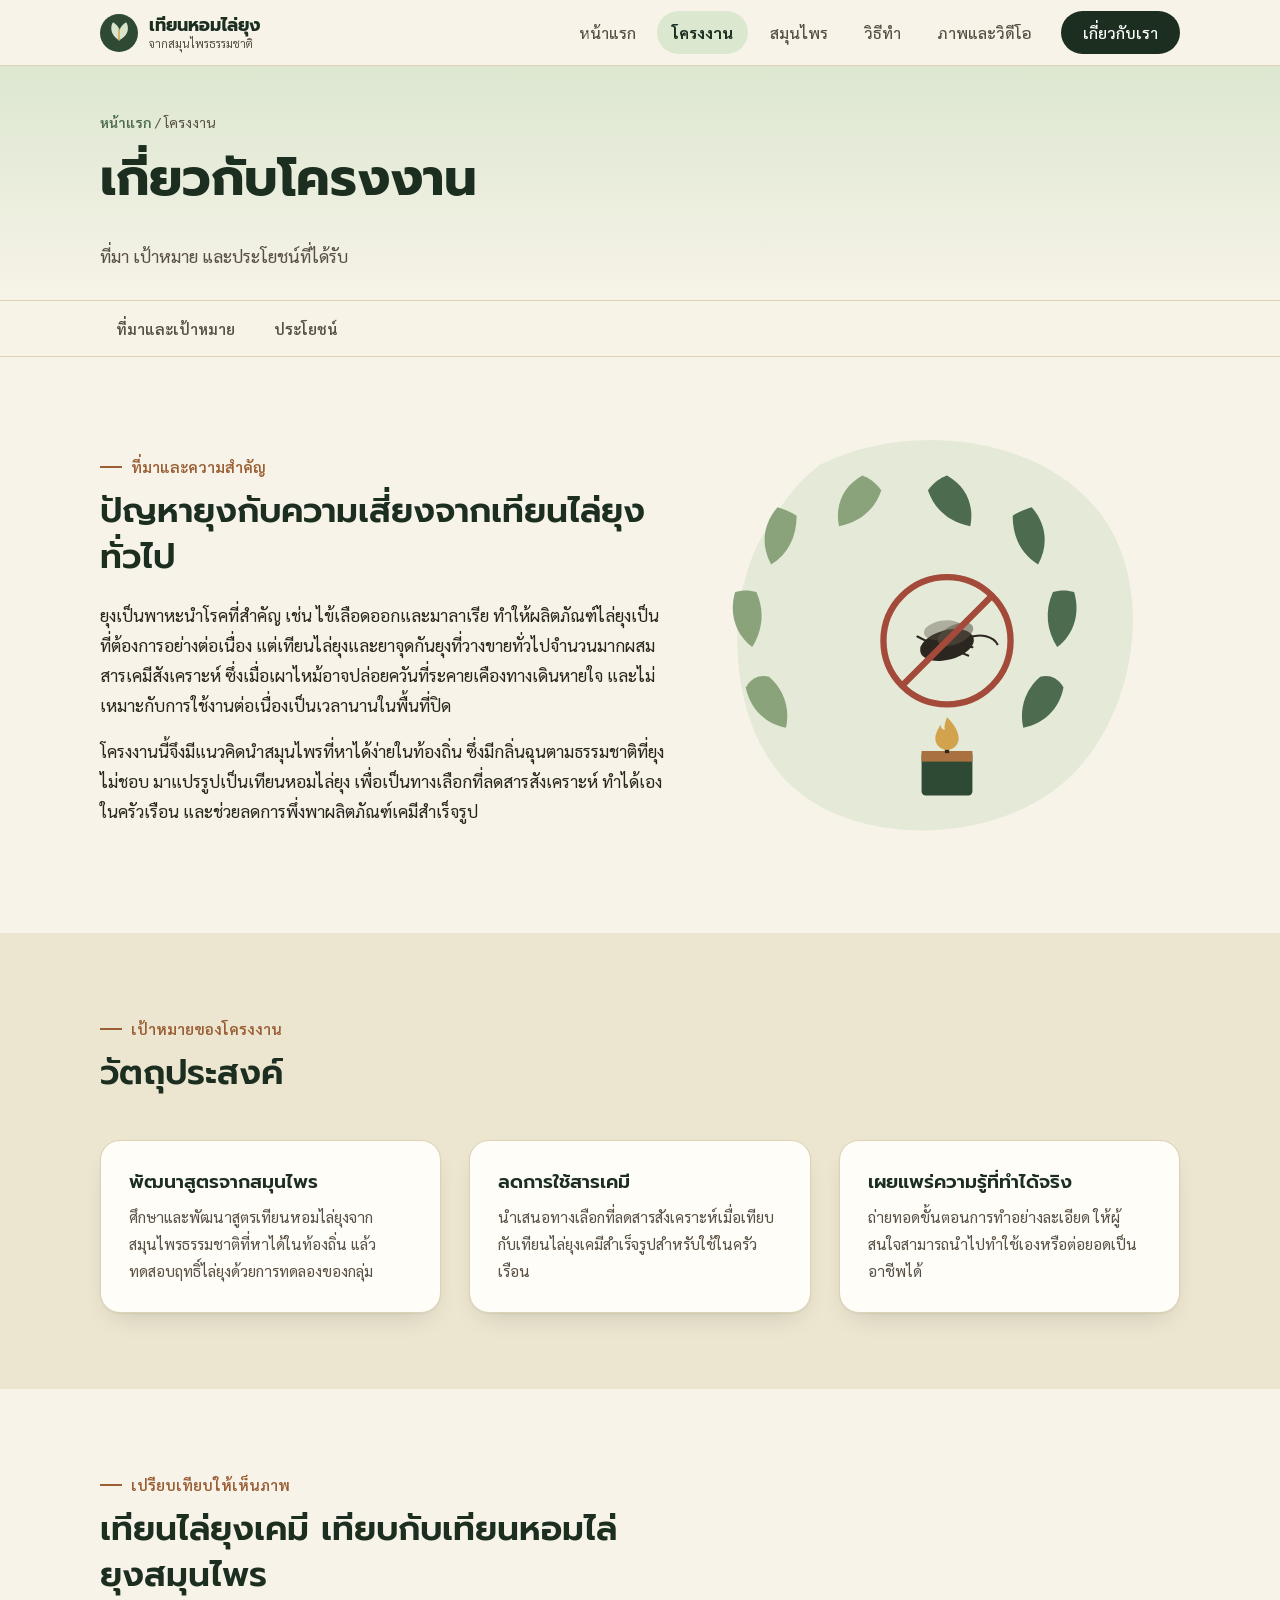
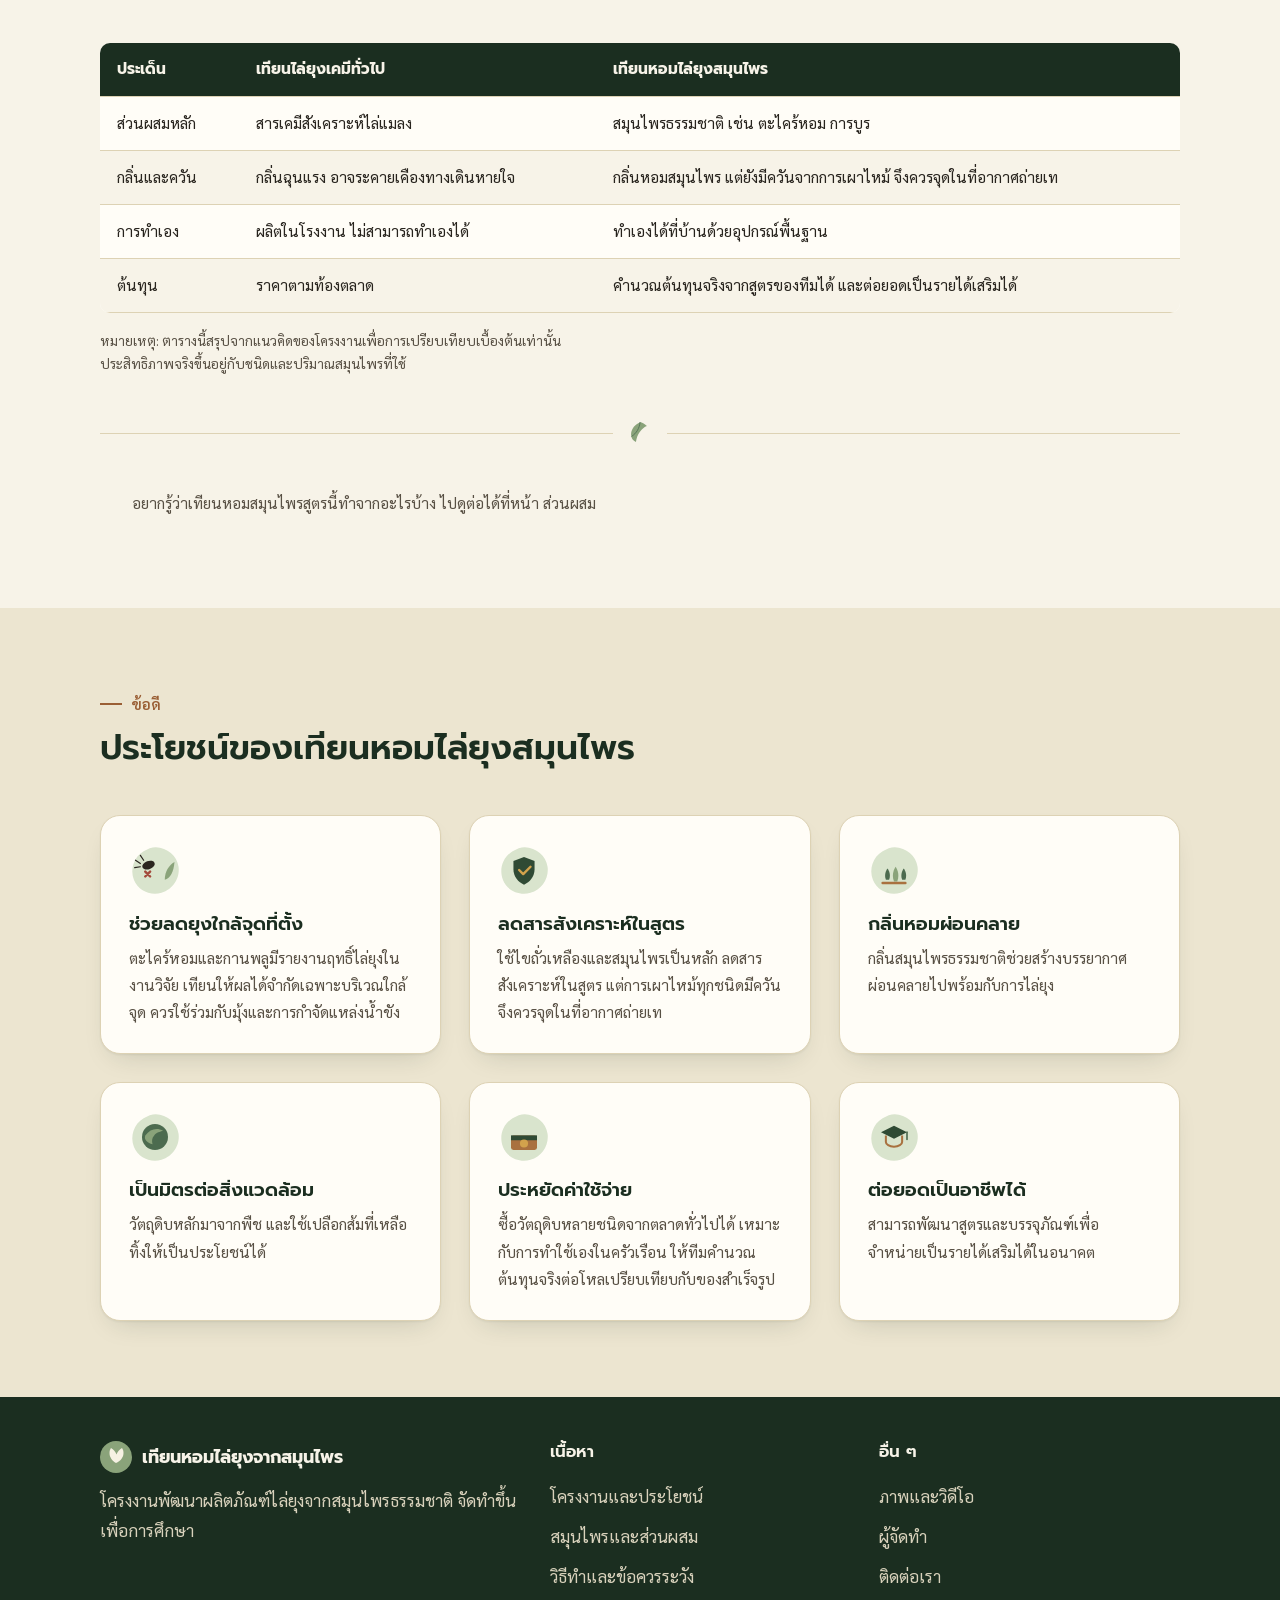
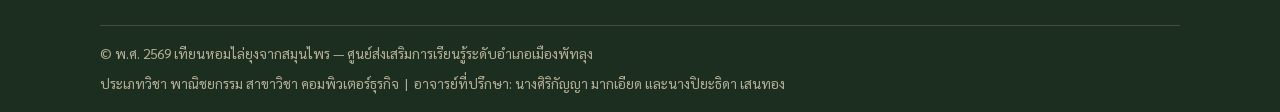
<file: project.html>
<!DOCTYPE html>
<html lang="th">
<head>
<meta charset="UTF-8">
<meta name="theme-color" content="#1B2E20">
<meta property="og:title" content="โครงงาน | เทียนหอมไล่ยุงจากสมุนไพร">
<meta property="og:description" content="ที่มา เป้าหมาย และประโยชน์ของเทียนหอมไล่ยุงจากสมุนไพร">
<meta property="og:type" content="website">
<meta property="og:locale" content="th_TH">
<meta name="viewport" content="width=device-width, initial-scale=1.0">
<title>โครงงาน | เทียนหอมไล่ยุงจากสมุนไพร</title>
<meta name="description" content="ที่มา เป้าหมาย และประโยชน์ของเทียนหอมไล่ยุงจากสมุนไพร">
<link rel="icon" href="images/favicon.svg" type="image/svg+xml">
<link rel="preconnect" href="https://fonts.googleapis.com">
<link rel="preconnect" href="https://fonts.gstatic.com" crossorigin>
<link href="https://fonts.googleapis.com/css2?family=Prompt:wght@500;600;700&family=Sarabun:wght@300;400;600;700&display=swap" rel="stylesheet">
<link rel="stylesheet" href="css/style.css">
</head>
<body>
<a class="skip-link" href="#main">ข้ามไปยังเนื้อหา</a>

<header class="site-header">
  <div class="nav-wrap">
    <a href="index.html" class="brand">
      <svg viewBox="0 0 64 64" aria-hidden="true"><circle cx="32" cy="32" r="32" fill="#2F4A34"/><path d="M32 44c9-4 15-11 15-20 0-4-1-7-3-10-5 3-9 7-11 13-2-6-6-10-11-13-2 3-3 6-3 10 0 9 6 16 13 20z" fill="#D9E4CD"/><path d="M32 44V26" stroke="#D2A24C" stroke-width="2.5" stroke-linecap="round"/></svg>
      <span class="brand-text">เทียนหอมไล่ยุง<small>จากสมุนไพรธรรมชาติ</small></span>
    </a>
    <button class="nav-toggle" aria-label="เปิดเมนู" aria-expanded="false" aria-controls="site-nav">
      <span></span><span></span><span></span>
    </button>
    <nav class="nav-links" id="site-nav">
      <a href="index.html">หน้าแรก</a>
      <a href="project.html">โครงงาน</a>
      <a href="herbs.html">สมุนไพร</a>
      <a href="howto.html">วิธีทำ</a>
      <a href="gallery.html">ภาพและวิดีโอ</a>
      <a href="about.html" class="nav-cta">เกี่ยวกับเรา</a>
    </nav>
  </div>
</header>

<main id="main">
  <div class="page-header"><div class="container"><p class="breadcrumb"><a href="index.html">หน้าแรก</a> / โครงงาน</p><h1>เกี่ยวกับโครงงาน</h1><p class="lede">ที่มา เป้าหมาย และประโยชน์ที่ได้รับ</p></div></div>
  <nav class="subnav" aria-label="เมนูในหน้านี้"><div class="container"><a href="#about">ที่มาและเป้าหมาย</a><a href="#benefits">ประโยชน์</a></div></nav>
<section id="about" class="section">
    <div class="container">
      <div class="intro-grid">
          <div>
            <p class="kicker">ที่มาและความสำคัญ</p>
            <h2>ปัญหายุงกับความเสี่ยงจากเทียนไล่ยุงทั่วไป</h2>
            <p>ยุงเป็นพาหะนำโรคที่สำคัญ เช่น ไข้เลือดออกและมาลาเรีย ทำให้ผลิตภัณฑ์ไล่ยุงเป็นที่ต้องการอย่างต่อเนื่อง แต่เทียนไล่ยุงและยาจุดกันยุงที่วางขายทั่วไปจำนวนมากผสมสารเคมีสังเคราะห์ ซึ่งเมื่อเผาไหม้อาจปล่อยควันที่ระคายเคืองทางเดินหายใจ และไม่เหมาะกับการใช้งานต่อเนื่องเป็นเวลานานในพื้นที่ปิด</p>
            <p>โครงงานนี้จึงมีแนวคิดนำสมุนไพรที่หาได้ง่ายในท้องถิ่น ซึ่งมีกลิ่นฉุนตามธรรมชาติที่ยุงไม่ชอบ มาแปรรูปเป็นเทียนหอมไล่ยุง เพื่อเป็นทางเลือกที่ลดสารสังเคราะห์ ทำได้เองในครัวเรือน และช่วยลดการพึ่งพาผลิตภัณฑ์เคมีสำเร็จรูป</p>
          </div>
          <div>
            <img src="images/about-illustration.svg" alt="ภาพประกอบแนวคิดการใช้สมุนไพรธรรมชาติแทนสารเคมีในการป้องกันยุง">
          </div>
      </div>
    </div>
  </section>
<section class="section section--alt">
    <div class="container">
      <div class="section-head">
        <p class="kicker">เป้าหมายของโครงงาน</p>
        <h2>วัตถุประสงค์</h2>
      </div>
      <div class="grid grid-3">
        <div class="feature">
          <h3>พัฒนาสูตรจากสมุนไพร</h3>
          <p>ศึกษาและพัฒนาสูตรเทียนหอมไล่ยุงจากสมุนไพรธรรมชาติที่หาได้ในท้องถิ่น แล้วทดสอบฤทธิ์ไล่ยุงด้วยการทดลองของกลุ่ม</p>
        </div>
        <div class="feature">
          <h3>ลดการใช้สารเคมี</h3>
          <p>นำเสนอทางเลือกที่ลดสารสังเคราะห์เมื่อเทียบกับเทียนไล่ยุงเคมีสำเร็จรูปสำหรับใช้ในครัวเรือน</p>
        </div>
        <div class="feature">
          <h3>เผยแพร่ความรู้ที่ทำได้จริง</h3>
          <p>ถ่ายทอดขั้นตอนการทำอย่างละเอียด ให้ผู้สนใจสามารถนำไปทำใช้เองหรือต่อยอดเป็นอาชีพได้</p>
        </div>
      </div>
    </div>
  </section>
<section class="section">
    <div class="container">
      <div class="section-head">
        <p class="kicker">เปรียบเทียบให้เห็นภาพ</p>
        <h2>เทียนไล่ยุงเคมี เทียบกับเทียนหอมไล่ยุงสมุนไพร</h2>
      </div>
      <div class="table-scroll">
      <table class="compare-table">
        <thead>
          <tr>
            <th>ประเด็น</th>
            <th>เทียนไล่ยุงเคมีทั่วไป</th>
            <th>เทียนหอมไล่ยุงสมุนไพร</th>
          </tr>
        </thead>
        <tbody>
          <tr>
            <td>ส่วนผสมหลัก</td>
            <td>สารเคมีสังเคราะห์ไล่แมลง</td>
            <td>สมุนไพรธรรมชาติ เช่น ตะไคร้หอม การบูร</td>
          </tr>
          <tr>
            <td>กลิ่นและควัน</td>
            <td>กลิ่นฉุนแรง อาจระคายเคืองทางเดินหายใจ</td>
            <td>กลิ่นหอมสมุนไพร แต่ยังมีควันจากการเผาไหม้ จึงควรจุดในที่อากาศถ่ายเท</td>
          </tr>
          <tr>
            <td>การทำเอง</td>
            <td>ผลิตในโรงงาน ไม่สามารถทำเองได้</td>
            <td>ทำเองได้ที่บ้านด้วยอุปกรณ์พื้นฐาน</td>
          </tr>
          <tr>
            <td>ต้นทุน</td>
            <td>ราคาตามท้องตลาด</td>
            <td>คำนวณต้นทุนจริงจากสูตรของทีมได้ และต่อยอดเป็นรายได้เสริมได้</td>
          </tr>
        </tbody>
      </table>
      </div>
      <p style="margin-top:1rem; font-size:0.85rem; color:var(--ink-soft);">หมายเหตุ: ตารางนี้สรุปจากแนวคิดของโครงงานเพื่อการเปรียบเทียบเบื้องต้นเท่านั้น ประสิทธิภาพจริงขึ้นอยู่กับชนิดและปริมาณสมุนไพรที่ใช้</p>

      <div class="leaf-divider"><img src="images/icon-leaf.svg" alt=""></div>
      <p class="text-center" style="color:var(--ink-soft); font-size:0.95rem;">อยากรู้ว่าเทียนหอมสมุนไพรสูตรนี้ทำจากอะไรบ้าง ไปดูต่อได้ที่หน้า <a href="herbs.html#recipe">ส่วนผสม</a></p>
    </div>
  </section>
<section id="benefits" class="section section--alt">
    <div class="container">
      <div class="section-head">
        <p class="kicker">ข้อดี</p>
        <h2>ประโยชน์ของเทียนหอมไล่ยุงสมุนไพร</h2>
      </div>
      <div class="grid grid-3">
        <div class="feature">
          <img src="images/benefit-natural.svg" alt="">
          <h3>ช่วยลดยุงใกล้จุดที่ตั้ง</h3>
          <p>ตะไคร้หอมและกานพลูมีรายงานฤทธิ์ไล่ยุงในงานวิจัย เทียนให้ผลได้จำกัดเฉพาะบริเวณใกล้จุด ควรใช้ร่วมกับมุ้งและการกำจัดแหล่งน้ำขัง</p>
        </div>
        <div class="feature">
          <img src="images/benefit-safe.svg" alt="">
          <h3>ลดสารสังเคราะห์ในสูตร</h3>
          <p>ใช้ไขถั่วเหลืองและสมุนไพรเป็นหลัก ลดสารสังเคราะห์ในสูตร แต่การเผาไหม้ทุกชนิดมีควัน จึงควรจุดในที่อากาศถ่ายเท</p>
        </div>
        <div class="feature">
          <img src="images/benefit-relax.svg" alt="">
          <h3>กลิ่นหอมผ่อนคลาย</h3>
          <p>กลิ่นสมุนไพรธรรมชาติช่วยสร้างบรรยากาศผ่อนคลายไปพร้อมกับการไล่ยุง</p>
        </div>
        <div class="feature">
          <img src="images/benefit-eco.svg" alt="">
          <h3>เป็นมิตรต่อสิ่งแวดล้อม</h3>
          <p>วัตถุดิบหลักมาจากพืช และใช้เปลือกส้มที่เหลือทิ้งให้เป็นประโยชน์ได้</p>
        </div>
        <div class="feature">
          <img src="images/benefit-save.svg" alt="">
          <h3>ประหยัดค่าใช้จ่าย</h3>
          <p>ซื้อวัตถุดิบหลายชนิดจากตลาดทั่วไปได้ เหมาะกับการทำใช้เองในครัวเรือน ให้ทีมคำนวณต้นทุนจริงต่อโหลเปรียบเทียบกับของสำเร็จรูป</p>
        </div>
        <div class="feature">
          <img src="images/benefit-career.svg" alt="">
          <h3>ต่อยอดเป็นอาชีพได้</h3>
          <p>สามารถพัฒนาสูตรและบรรจุภัณฑ์เพื่อจำหน่ายเป็นรายได้เสริมได้ในอนาคต</p>
        </div>
      </div>
    </div>
  </section>
</main>

<footer class="site-footer">
  <div class="container">
    <div class="footer-grid">
      <div>
        <div class="footer-brand">
          <svg viewBox="0 0 64 64" aria-hidden="true"><circle cx="32" cy="32" r="32" fill="#8AA37A"/><path d="M32 44c9-4 15-11 15-20 0-4-1-7-3-10-5 3-9 7-11 13-2-6-6-10-11-13-2 3-3 6-3 10 0 9 6 16 13 20z" fill="#F6F1E3"/></svg>
          <span>เทียนหอมไล่ยุงจากสมุนไพร</span>
        </div>
        <p>โครงงานพัฒนาผลิตภัณฑ์ไล่ยุงจากสมุนไพรธรรมชาติ จัดทำขึ้นเพื่อการศึกษา</p>
      </div>
      <div>
        <h4>เนื้อหา</h4>
        <a href="project.html">โครงงานและประโยชน์</a>
        <a href="herbs.html">สมุนไพรและส่วนผสม</a>
        <a href="howto.html">วิธีทำและข้อควรระวัง</a>
      </div>
      <div>
        <h4>อื่น ๆ</h4>
        <a href="gallery.html">ภาพและวิดีโอ</a>
        <a href="about.html#team">ผู้จัดทำ</a>
        <a href="about.html#contact">ติดต่อเรา</a>
      </div>
    </div>
     <div class="footer-bottom">
      <span>&copy; พ.ศ. <span data-year>2569</span> เทียนหอมไล่ยุงจากสมุนไพร — ศูนย์ส่งเสริมการเรียนรู้ระดับอำเภอเมืองพัทลุง</span>
      <span>ประเภทวิชา พาณิชยกรรม สาขาวิชา คอมพิวเตอร์ธุรกิจ &nbsp;|&nbsp; อาจารย์ที่ปรึกษา: นางศิริกัญญา มากเอียด และนางปิยะธิดา เสนทอง</span>
    </div>
  </div>
</footer>

<script defer src="js/main.js"></script>
</body>
</html>
</file>
<file: css/style.css>
/* เทียนหอมไล่ยุงจากสมุนไพร — v2 : forest green + candle amber */
:root{
  --cream:#F7F3E8;--cream-dark:#ECE5D0;--paper:#FFFDF7;
  --forest:#2F4A34;--forest-deep:#1B2E20;--forest-soft:#4C6B4F;
  --sage:#8AA37A;--sage-pale:#DCE7D0;--clay:#9A5F35;--gold:#E3A935;--glow:#F6C768;
  --ink:#27231D;--ink-soft:#585044;--line:#DDD2B4;
  --font-display:'Prompt','Sarabun',sans-serif;--font-body:'Sarabun',sans-serif;
  --max-width:1120px;--r:10px;--r-lg:20px;
  --shadow:0 1px 2px rgba(27,46,32,.06),0 12px 28px -14px rgba(27,46,32,.22);
  --space-1:.5rem;--space-2:1rem;--space-3:1.75rem;--space-4:2.75rem;--space-5:4.75rem;
}
*{box-sizing:border-box}
html{scroll-behavior:smooth;scroll-padding-top:5rem;-webkit-text-size-adjust:100%}
body{margin:0;background:var(--cream);color:var(--ink);font:400 17px/1.75 var(--font-body);-webkit-font-smoothing:antialiased;overflow-x:hidden}
img{max-width:100%;display:block;height:auto}
a{color:inherit;text-decoration:none}
ul,ol{padding:0;margin:0;list-style:none}
h1,h2,h3,h4{font-family:var(--font-display);color:var(--forest-deep);margin:0 0 .6em;font-weight:600;line-height:1.35}
h1{font-size:clamp(1.9rem,5vw,3.2rem);font-weight:700;line-height:1.25}
h2{font-size:clamp(1.5rem,3.2vw,2.15rem)}
h3{font-size:1.18rem}
p{margin:0 0 1em;max-width:66ch}
.lede{font-size:1.1rem;color:var(--ink-soft);max-width:58ch}
:focus-visible{outline:3px solid var(--gold);outline-offset:3px;border-radius:4px}
.skip-link{position:absolute;left:1rem;top:-4rem;background:var(--forest-deep);color:#fff;padding:.6em 1em;border-radius:var(--r);z-index:300;transition:top .2s}
.skip-link:focus{top:1rem}
@media(prefers-reduced-motion:reduce){*,*::before,*::after{animation:none!important;transition-duration:.001ms!important;scroll-behavior:auto!important}}
.container{max-width:var(--max-width);margin:0 auto;padding:0 1.25rem}
.section{padding:var(--space-5) 0}
.section--alt{background:var(--cream-dark)}
.section--forest{background:var(--forest-deep);color:var(--cream)}
.section--forest h2,.section--forest h3{color:var(--cream)}
.section--forest p{color:#D9D2BC}
.section-head{max-width:60ch;margin-bottom:var(--space-4)}
.section-head--center{margin-inline:auto;text-align:center}
.kicker{display:inline-flex;align-items:center;gap:.6em;color:var(--clay);font-weight:600;font-size:.95rem;margin-bottom:.5em}
.kicker::before{content:"";width:22px;height:2px;background:currentColor}

/* Buttons */
.btn{display:inline-flex;align-items:center;justify-content:center;gap:.5em;min-height:48px;padding:.7em 1.6em;border-radius:999px;font:600 1rem var(--font-body);border:2px solid transparent;cursor:pointer;transition:transform .2s,background .2s,color .2s,border-color .2s}
.btn:hover{transform:translateY(-2px)}
.btn-primary{background:var(--gold);color:var(--forest-deep);box-shadow:0 10px 24px -10px rgba(227,169,53,.8)}
.btn-primary:hover{background:var(--glow)}
.btn-outline{border-color:var(--forest);color:var(--forest-deep)}
.btn-outline:hover{background:var(--forest-deep);color:var(--cream)}

/* Header */
.site-header{position:sticky;top:0;z-index:100;background:rgba(247,243,232,.94);backdrop-filter:blur(10px);border-bottom:1px solid var(--line)}
.site-header.is-scrolled{box-shadow:0 6px 24px -12px rgba(27,46,32,.35)}
.nav-wrap{position:relative;display:flex;align-items:center;justify-content:space-between;gap:1rem;padding:.7rem 1.25rem;max-width:var(--max-width);margin:0 auto}
.brand{display:flex;align-items:center;gap:.65em;font:700 1.1rem var(--font-display);color:var(--forest-deep)}
.brand svg{width:38px;height:38px;flex-shrink:0}
.brand-text{display:flex;flex-direction:column;line-height:1.2}
.brand-text small{font:400 .72rem var(--font-body);color:var(--ink-soft)}
.nav-toggle{display:none;background:none;border:0;cursor:pointer;padding:.7rem;margin-right:-.7rem}
.nav-toggle span{display:block;width:24px;height:2px;background:var(--forest-deep);margin:5px 0;transition:transform .25s,opacity .25s}
.nav-links{display:flex;gap:1.3rem;font-size:.95rem}
.nav-links a{position:relative;padding:.35em 0;color:var(--ink-soft);font-weight:500;white-space:nowrap}
.nav-links a::after{content:"";position:absolute;left:0;bottom:-2px;width:0;height:2px;background:var(--gold);transition:width .2s}
.nav-links a:hover{color:var(--forest-deep)}
.nav-links a:hover::after,.nav-links a[aria-current=page]::after{width:100%}
.nav-links a[aria-current=page]{color:var(--forest-deep);font-weight:700}
@media(max-width:1040px){
  .nav-toggle{display:block}
  .nav-links{display:none;position:absolute;top:100%;left:0;right:0;flex-direction:column;gap:0;background:var(--paper);padding:.5rem 1.25rem 1.2rem;border-bottom:1px solid var(--line);box-shadow:0 18px 30px -16px rgba(27,46,32,.3)}
  .nav-links.is-open{display:flex}
  .nav-links a{padding:.85em 0;border-bottom:1px solid var(--cream-dark);font-size:1.02rem}
  .nav-links a::after{display:none}
  .nav-toggle.is-open span:nth-child(1){transform:translateY(7px) rotate(45deg)}
  .nav-toggle.is-open span:nth-child(2){opacity:0}
  .nav-toggle.is-open span:nth-child(3){transform:translateY(-7px) rotate(-45deg)}
}

/* Hero — dark forest with candle glow */
.hero{position:relative;overflow:hidden;color:var(--cream);padding:var(--space-5) 0;background:radial-gradient(60% 70% at 78% 45%,rgba(246,199,104,.28),transparent 70%),linear-gradient(160deg,#1B2E20,#27432E)}
.hero .container{display:grid;grid-template-columns:1.1fr .9fr;gap:var(--space-4);align-items:center}
.hero h1{color:#fff}
.hero .kicker{color:var(--glow)}
.hero .lede{color:#DAD6C2}
.hero .btn-outline{border-color:rgba(255,255,255,.5);color:#fff}
.hero .btn-outline:hover{background:#fff;color:var(--forest-deep)}
.hero-art img{width:100%;max-width:440px;max-height:60vh;object-fit:contain;margin:0 auto;filter:drop-shadow(0 0 40px rgba(246,199,104,.35))}
.hero-actions{display:flex;gap:.9rem;flex-wrap:wrap;margin-top:var(--space-3)}
.hero-stats{display:flex;gap:var(--space-4);margin-top:var(--space-4);flex-wrap:wrap;padding-top:var(--space-3);border-top:1px solid rgba(255,255,255,.18)}
.stat b{display:block;font:700 2rem/1 var(--font-display);color:var(--glow)}
.stat span{font-size:.88rem;color:#CFCBB6}
@media(max-width:880px){
  .hero{padding:var(--space-4) 0}
  .hero .container{grid-template-columns:1fr;gap:var(--space-3)}
  .hero-art{order:-1;max-width:200px;margin:0 auto}
}
@media(max-width:560px){.hero-stats{gap:var(--space-3)}.hero-actions .btn{flex:1 1 100%}}

/* Cards & grids */
.grid{display:grid;gap:var(--space-3)}
.grid-2{grid-template-columns:repeat(2,1fr)}.grid-3{grid-template-columns:repeat(3,1fr)}.grid-4{grid-template-columns:repeat(4,1fr)}
@media(max-width:880px){.grid-3,.grid-4{grid-template-columns:repeat(2,1fr)}}
@media(max-width:560px){.grid-2,.grid-3,.grid-4{grid-template-columns:1fr}}
.feature,.herb-card,.team-card,.step-preview{background:var(--paper);border:1px solid var(--line);border-radius:var(--r-lg);box-shadow:var(--shadow);transition:transform .25s,box-shadow .25s}
.feature{padding:var(--space-3)}
.feature:hover,.herb-card:hover,.step-preview:hover{transform:translateY(-3px)}
.feature img,.feature svg{width:52px;height:52px;margin-bottom:.9rem}
.feature h3{margin-bottom:.4em}.feature p{margin:0;color:var(--ink-soft);font-size:.97rem}

/* Steps */
.timeline{display:flex;flex-direction:column;gap:var(--space-3)}
.timeline-step{display:grid;grid-template-columns:60px 1fr;gap:var(--space-3);align-items:start;padding-bottom:var(--space-3);border-bottom:1px solid var(--line)}
.timeline-step:last-child{border-bottom:0}
.step-num{width:52px;height:52px;border-radius:50%;background:var(--forest-deep);color:var(--glow);font:700 1.25rem var(--font-display);display:flex;align-items:center;justify-content:center}
.timeline-step img{width:44px;height:44px;margin-bottom:.6rem}
.timeline-step p:last-child{margin-bottom:0}
.step-preview-strip{display:flex;overflow-x:auto;gap:var(--space-2);padding:.4rem .2rem 1rem;scroll-snap-type:x proximity}
.step-preview{flex:0 0 190px;padding:var(--space-2);scroll-snap-align:start}
.step-preview img{width:44px;height:44px;margin-bottom:.5rem}
.step-preview .step-index{font:700 1.3rem var(--font-display);color:var(--clay)}
.step-preview h3{font-size:1rem;margin:0}

.herb-card{padding:var(--space-3);display:flex;gap:var(--space-2)}
.herb-card img{width:60px;height:60px;flex-shrink:0}
.herb-card p{margin-bottom:.4em;font-size:.95rem;color:var(--ink-soft)}
.herb-card .herb-note{font-size:.86rem;color:var(--forest-soft);font-weight:600}

/* Tables */
table.spec-table,.compare-table{width:100%;border-collapse:collapse;background:var(--paper);border-radius:var(--r);overflow:hidden}
table.spec-table th,table.spec-table td,.compare-table th,.compare-table td{text-align:left;padding:.85em 1.1em;border-bottom:1px solid var(--line);font-size:.96rem}
table.spec-table th{font-family:var(--font-display);color:var(--forest-deep)}
.compare-table thead th{font-family:var(--font-display);background:var(--forest-deep);color:var(--cream)}
.compare-table tbody tr:nth-child(even){background:var(--cream)}
.table-scroll{overflow-x:auto;-webkit-overflow-scrolling:touch}.table-scroll table{min-width:480px}
.check-list li,.warn-list li{display:flex;gap:.7em;padding:.6em 0;align-items:flex-start}
.check-list img,.warn-list img{width:28px;height:28px;flex-shrink:0;margin-top:.15em}

/* Gallery */
.gallery-grid{display:grid;grid-template-columns:repeat(3,1fr);gap:var(--space-2)}
@media(max-width:880px){.gallery-grid{grid-template-columns:repeat(2,1fr)}}
@media(max-width:520px){.gallery-grid{grid-template-columns:1fr}}
.gallery-item{cursor:zoom-in;border:0;background:var(--paper);padding:0;border-radius:var(--r-lg);overflow:hidden;position:relative;box-shadow:var(--shadow)}
.gallery-item img{width:100%;height:240px;object-fit:cover;transition:transform .4s}
.gallery-item:hover img{transform:scale(1.05)}
.gallery-caption{position:absolute;inset:auto 0 0 0;padding:1.6em 1em .7em;background:linear-gradient(0deg,rgba(27,46,32,.9),transparent);color:#fff;font-size:.9rem;text-align:left}
.lightbox{position:fixed;inset:0;background:rgba(15,22,16,.92);display:none;flex-direction:column;align-items:center;justify-content:center;z-index:200;padding:1.5rem}
.lightbox.is-open{display:flex}
.lightbox img{max-width:min(720px,100%);max-height:78vh;object-fit:contain;border-radius:var(--r)}
.lightbox-caption{color:var(--cream);text-align:center;margin-top:1rem}
.lightbox-close{position:absolute;top:1rem;right:1rem;background:rgba(255,255,255,.1);border:2px solid var(--cream);color:var(--cream);width:48px;height:48px;border-radius:50%;font-size:1.3rem;cursor:pointer}

/* Video */
.video-frame{position:relative;width:100%;padding-top:56.25%;background:var(--forest-deep);border-radius:var(--r-lg);overflow:hidden;box-shadow:var(--shadow)}
.video-frame iframe{position:absolute;inset:0;width:100%;height:100%;border:0}
.video-note{background:var(--sage-pale);border-left:4px solid var(--forest-soft);padding:1em 1.3em;font-size:.92rem;color:var(--forest-deep);margin-top:var(--space-2);border-radius:0 var(--r) var(--r) 0}
.video-note code{background:var(--paper);padding:.15em .4em;border-radius:4px;font-size:.85em}

/* Team */
.team-grid{display:grid;grid-template-columns:repeat(2,1fr);gap:var(--space-3)}
@media(max-width:700px){.team-grid{grid-template-columns:1fr}}
.team-card{display:flex;gap:var(--space-2);padding:var(--space-3);align-items:flex-start}
.team-card img.avatar{width:96px;height:96px;flex-shrink:0;border-radius:50%;object-fit:cover;object-position:center top;border:3px solid var(--sage-pale);background:var(--sage-pale)}
.team-card h3{margin-bottom:.2em}
.team-fields dl{display:grid;grid-template-columns:auto 1fr;gap:.15em .7em;font-size:.94rem;margin:.5em 0 0}
.team-fields dt{color:var(--ink-soft);white-space:nowrap}.team-fields dd{margin:0}
@media(max-width:480px){.team-card{flex-direction:column;align-items:center;text-align:center}.team-fields dl{grid-template-columns:1fr;gap:0}.team-fields dt{margin-top:.5em;white-space:normal}}
.fill-blank{display:inline-block;min-width:140px;border-bottom:1px dashed var(--ink-soft)}
.project-info{background:var(--paper);border:1px dashed var(--clay);border-radius:var(--r-lg);padding:var(--space-3)}
.project-info dl{display:grid;grid-template-columns:max-content 1fr;gap:.6em 1em;margin:.8em 0 0}
.project-info dt{font-weight:600;color:var(--forest-deep)}.project-info dd{margin:0;border-bottom:1px dashed var(--ink-soft);min-height:1.4em}
@media(max-width:560px){.project-info dl{grid-template-columns:1fr;gap:.2em}.project-info dd{margin-bottom:.6em}}

/* Contact / form */
.form-grid{display:grid;gap:1.1rem;max-width:560px}
.field label{display:block;font-weight:600;margin-bottom:.4em;font-size:.95rem;color:var(--forest-deep)}
.field input,.field textarea{width:100%;padding:.8em 1em;border:1.5px solid var(--line);border-radius:var(--r);background:var(--paper);font:1rem var(--font-body);color:var(--ink);transition:border-color .2s,box-shadow .2s}
.field input:focus,.field textarea:focus{border-color:var(--forest-soft);box-shadow:0 0 0 4px rgba(138,163,122,.3);outline:0}
.field-error{color:#A33C2B;font-size:.85rem;margin-top:.3em;display:none}
.field.has-error input,.field.has-error textarea{border-color:#A33C2B}.field.has-error .field-error{display:block}
.form-status{padding:.9em 1.2em;border-radius:var(--r);background:var(--sage-pale);color:var(--forest-deep);display:none;margin-top:1rem}
.form-status.is-visible{display:block}
.contact-info{display:flex;flex-direction:column;gap:1.2rem}
.contact-info-item{display:flex;gap:.8em;align-items:flex-start}.contact-info-item img{width:28px;height:28px;margin-top:.15em}
.ref-list li{padding:.6em 0;border-bottom:1px dashed var(--line);color:var(--ink-soft)}

/* Layout helpers */
.intro-grid{display:grid;grid-template-columns:1.1fr .9fr;gap:var(--space-4);align-items:center}
.contact-grid{display:grid;grid-template-columns:1fr 1fr;gap:var(--space-4)}
.equipment-row{display:grid;grid-template-columns:120px 1fr;gap:var(--space-3);align-items:start}
@media(max-width:880px){.intro-grid,.contact-grid{grid-template-columns:1fr}}
@media(max-width:600px){.equipment-row{grid-template-columns:1fr}.equipment-row>img{width:70px;margin-bottom:.5rem}.section{padding:var(--space-4) 0}}
.leaf-divider{display:flex;align-items:center;gap:.8em;margin:var(--space-4) 0}
.leaf-divider::before,.leaf-divider::after{content:"";flex:1;height:1px;background:var(--line)}
.leaf-divider img{width:26px;height:26px}
.cta-band{text-align:center;padding:var(--space-4) var(--space-3);color:var(--cream);border-radius:var(--r-lg);background:radial-gradient(70% 120% at 50% 0,rgba(246,199,104,.22),transparent 70%),var(--forest-deep)}
.cta-band h2{color:#fff}.cta-band p{color:#D9D2BC;margin-inline:auto}

/* Interior page header */
.page-header{padding:var(--space-4) 0 var(--space-3);background:linear-gradient(180deg,var(--sage-pale),var(--cream));border-bottom:1px solid var(--line)}
.breadcrumb{font-size:.88rem;color:var(--ink-soft);margin-bottom:.8em}
.breadcrumb a{color:var(--forest-soft);font-weight:600}
.page-header p:last-child{margin-bottom:0}

/* Footer */
.site-footer{background:var(--forest-deep);color:#D9D2BC;padding:var(--space-4) 0 var(--space-2)}
.footer-grid{display:grid;grid-template-columns:1.4fr 1fr 1fr;gap:var(--space-3);padding-bottom:var(--space-3);border-bottom:1px solid rgba(217,210,188,.2)}
@media(max-width:700px){.footer-grid{grid-template-columns:1fr}}
.footer-grid h4{color:var(--cream);margin-bottom:.8em;font-size:1.05rem}
.footer-brand{display:flex;align-items:center;gap:.6em;margin-bottom:.8em}.footer-brand svg{width:32px;height:32px}
.footer-brand span{font:700 1.1rem var(--font-display);color:var(--cream)}
.footer-grid a{display:block;padding:.3em 0;color:#D9D2BC}.footer-grid a:hover{color:var(--glow)}
.footer-bottom{padding-top:var(--space-2);display:flex;justify-content:space-between;flex-wrap:wrap;gap:.5em;font-size:.85rem;color:#B7AF97}
.mt-0{margin-top:0}.text-center{text-align:center}.flex-center{display:flex;align-items:center;justify-content:center}
.visually-hidden{position:absolute;width:1px;height:1px;overflow:hidden;clip:rect(0 0 0 0);white-space:nowrap}

/* Herb encyclopedia */
.nav-links{gap:1rem;font-size:.92rem}
.herb-tools{display:flex;flex-wrap:wrap;gap:.8rem;align-items:center;margin-bottom:var(--space-3);position:sticky;top:64px;z-index:20;background:var(--cream);padding:.6rem 0}
.herb-tools input,.herb-tools select{min-height:48px;padding:.6em 1em;border:1.5px solid var(--line);border-radius:999px;background:var(--paper);font:1rem var(--font-body);color:var(--ink)}
.herb-tools input{flex:1 1 240px}
#herb-count{font-size:.9rem;color:var(--ink-soft)}
.herb-grid{display:grid;grid-template-columns:repeat(auto-fill,minmax(250px,1fr));gap:var(--space-2);margin-bottom:var(--space-3)}
.herb-tile{text-align:left;font:inherit;color:inherit;cursor:pointer;background:var(--paper);border:1px solid var(--line);border-radius:var(--r-lg);padding:var(--space-3);box-shadow:var(--shadow);display:flex;flex-direction:column;gap:.2rem;transition:transform .2s,border-color .2s}
.herb-tile:hover{transform:translateY(-3px);border-color:var(--sage)}
.herb-tile h3{margin:0}.herb-tile em{font-size:.85rem;color:var(--forest-soft)}
.herb-tile p{margin:.4rem 0;font-size:.92rem;color:var(--ink-soft);flex:1}
.herb-grp{align-self:flex-start;font-size:.78rem;font-weight:600;background:var(--sage-pale);color:var(--forest);border-radius:999px;padding:.1em .8em;margin-bottom:.4rem}
.herb-more{color:var(--clay);font-weight:600;font-size:.92rem}
#herb-dialog{border:0;border-radius:var(--r-lg);padding:var(--space-3);width:min(560px,calc(100% - 2rem));max-height:88vh;background:var(--paper);color:var(--ink);box-shadow:0 30px 80px rgba(0,0,0,.4)}
#herb-dialog::backdrop{background:rgba(15,22,16,.7)}
#herb-dialog .lightbox-close{position:absolute;top:.8rem;right:.8rem;color:var(--forest-deep);border-color:var(--line);background:var(--cream)}
.herb-sci{font-style:italic;color:var(--forest-soft);margin-top:-.4em}
.herb-dl{display:grid;grid-template-columns:7.5em 1fr;gap:.7em 1em;margin:0}
.herb-dl dt{font-weight:600;color:var(--forest-deep)}.herb-dl dd{margin:0}
.herb-dl dd.warn{color:#8A3A2B}
@media(max-width:520px){.herb-dl{grid-template-columns:1fr;gap:.1em}.herb-dl dd{margin-bottom:.7em}}

/* How-to */
.facts{display:grid;grid-template-columns:repeat(3,1fr);gap:var(--space-2);margin-bottom:var(--space-4)}
.facts div{background:var(--paper);border:1px solid var(--line);border-radius:var(--r-lg);padding:var(--space-2) var(--space-3);box-shadow:var(--shadow)}
.facts b{display:block;color:var(--clay);font-family:var(--font-display);margin-bottom:.2em}
@media(max-width:700px){.facts{grid-template-columns:1fr}}
.step-time{display:inline-block;font-size:.85rem;font-weight:600;background:var(--sage-pale);color:var(--forest);border-radius:999px;padding:.1em .9em}
.faq{background:var(--paper);border:1px solid var(--line);border-radius:var(--r);margin-bottom:.7rem;padding:0 1.2rem}
.faq summary{cursor:pointer;font-weight:600;padding:1em 0;color:var(--forest-deep)}
.faq p{color:var(--ink-soft)}
.compare-table td{vertical-align:top}
.feature[style*="border-left-color"]{border-left:1px solid var(--line)!important}

/* v8: navigation & page structure */
:root{--hdr:62px}
@media(max-width:1040px){:root{--hdr:72px}}
html{scroll-padding-top:calc(var(--hdr) + 70px)}
.nav-links{gap:.4rem;font-size:.98rem;align-items:center}
.nav-links a{padding:.5em .95em;border-radius:999px}
.nav-links a::after{display:none}
.nav-links a:hover{background:var(--sage-pale)}
.nav-links a[aria-current=page]{background:var(--sage-pale);color:var(--forest-deep)}
.nav-links a.nav-cta{background:var(--forest-deep);color:#fff;margin-left:.5rem;padding:.5em 1.4em}
.nav-links a.nav-cta:hover{background:var(--forest)}
@media(max-width:1040px){.nav-links{align-items:stretch;gap:0}.nav-links a{border-radius:0;padding:.85em 0}.nav-links a[aria-current=page]{background:none;color:var(--clay)}.nav-links a.nav-cta{margin:.8rem 0 0;text-align:center;border-radius:999px}}
.subnav{position:sticky;top:var(--hdr);z-index:50;background:rgba(247,243,232,.96);backdrop-filter:blur(8px);border-bottom:1px solid var(--line)}
.subnav .container{display:flex;gap:.4rem;overflow-x:auto;padding-block:.55rem;scrollbar-width:none}
.subnav a{flex:none;padding:.4em 1.1em;border-radius:999px;font-weight:600;font-size:.93rem;color:var(--ink-soft);white-space:nowrap;transition:background .2s,color .2s}
.subnav a:hover{background:var(--sage-pale);color:var(--forest-deep)}
.subnav a[aria-current=true]{background:var(--forest-deep);color:#fff}
.herb-tools{position:static}
.quick-wrap{margin-top:-2.6rem;position:relative;z-index:2;padding-bottom:var(--space-4)}
.quick-card{display:block;transition:transform .2s,border-color .2s}
.quick-card:hover{transform:translateY(-4px);border-color:var(--sage)}
.quick-card p{font-size:.9rem}
.section-head .lede{margin-bottom:0}
.hero{padding-bottom:calc(var(--space-5) + 3rem)}
@media(max-width:880px){.hero{padding-bottom:calc(var(--space-4) + 3.2rem)}}
@media(max-width:560px){.quick-wrap .grid{grid-template-columns:repeat(2,1fr);gap:.7rem}.quick-card{padding:1rem}.quick-card img{width:38px;height:38px;margin-bottom:.5rem}.quick-card h3{font-size:1rem}.quick-card p{font-size:.82rem;line-height:1.5}}

/* v9 */
.calc{background:var(--paper);border:1px solid var(--line);border-radius:var(--r-lg);padding:var(--space-3);margin:var(--space-3) 0;box-shadow:var(--shadow)}
.calc input{width:100%;min-width:80px;min-height:44px;padding:.4em .8em;border:1.5px solid var(--line);border-radius:var(--r);font:1rem var(--font-body);background:var(--cream)}
.calc-out{margin:1rem 0 0;font-weight:600;color:var(--forest-deep);background:var(--sage-pale);border-radius:var(--r);padding:.8em 1.1em}
.compare-table td,.compare-table th{min-width:7em}
.contact-info-item strong{display:block;color:var(--forest-deep)}
</file>
